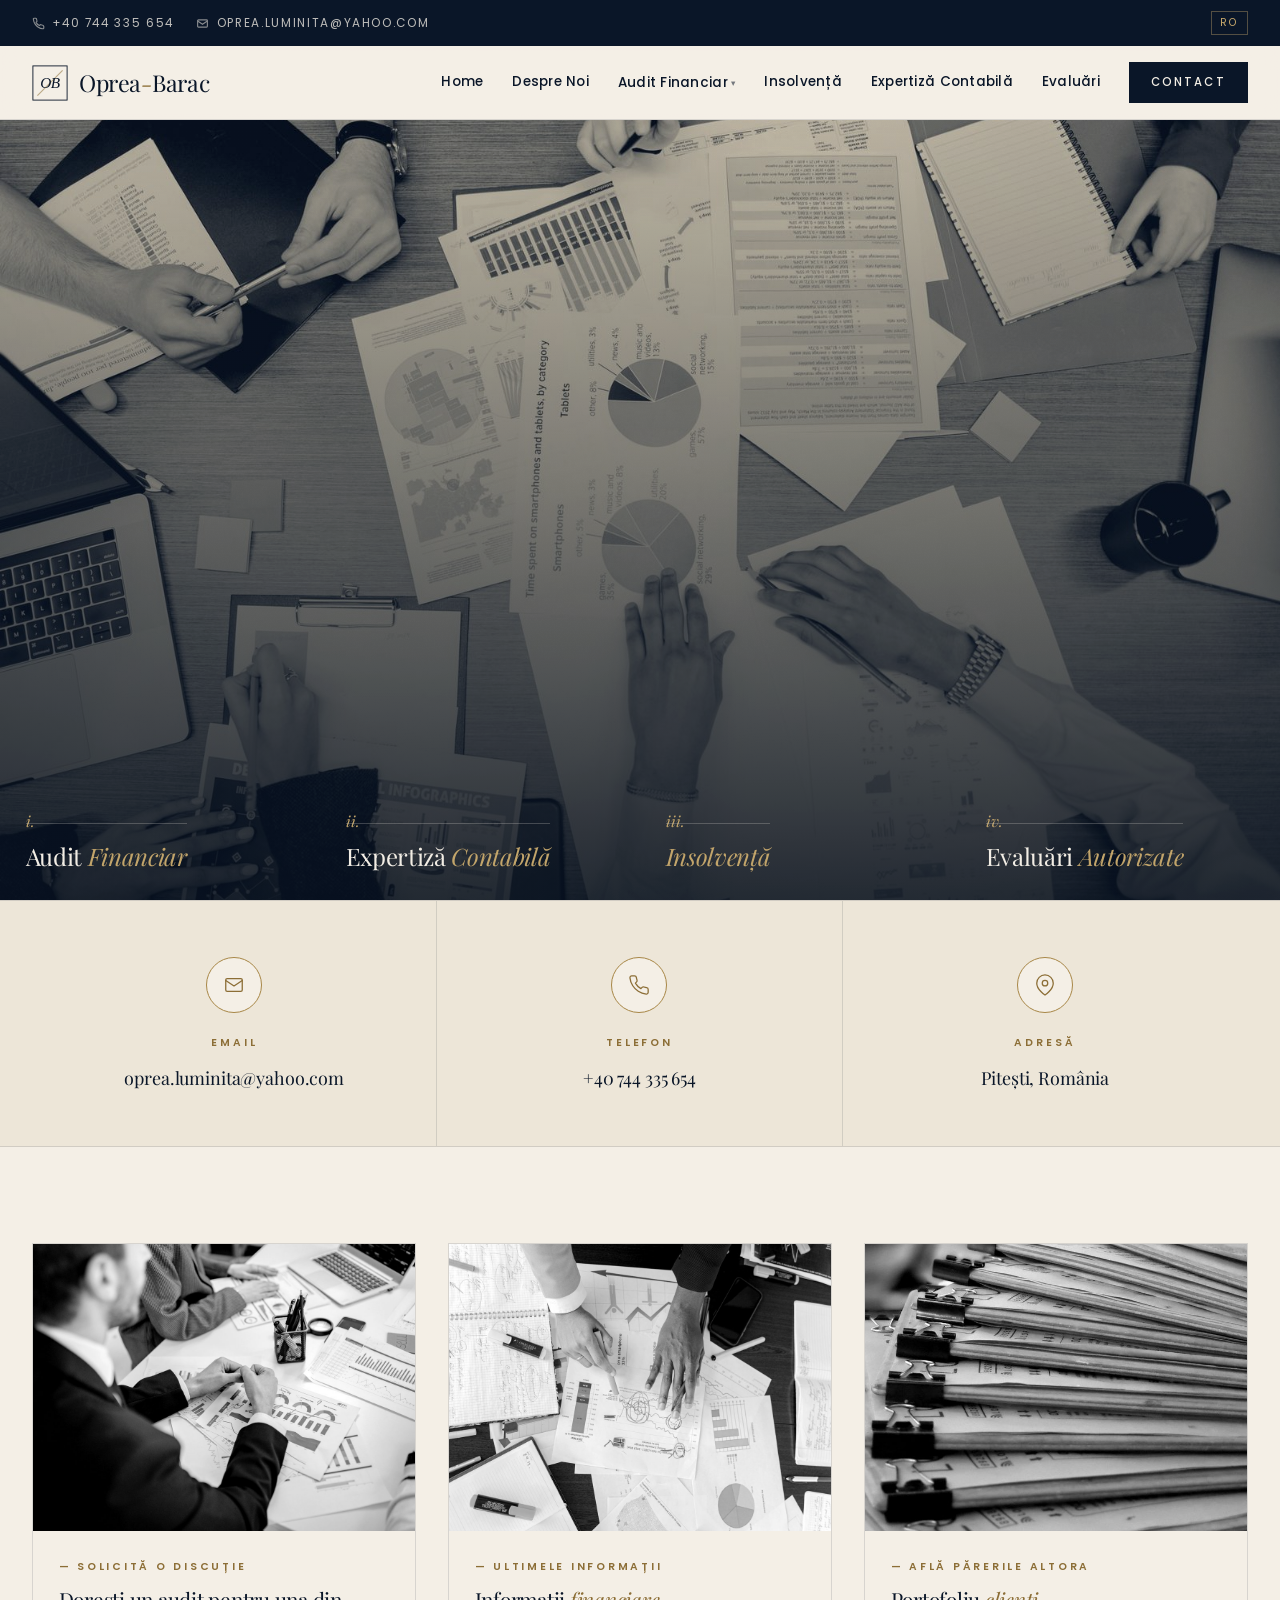
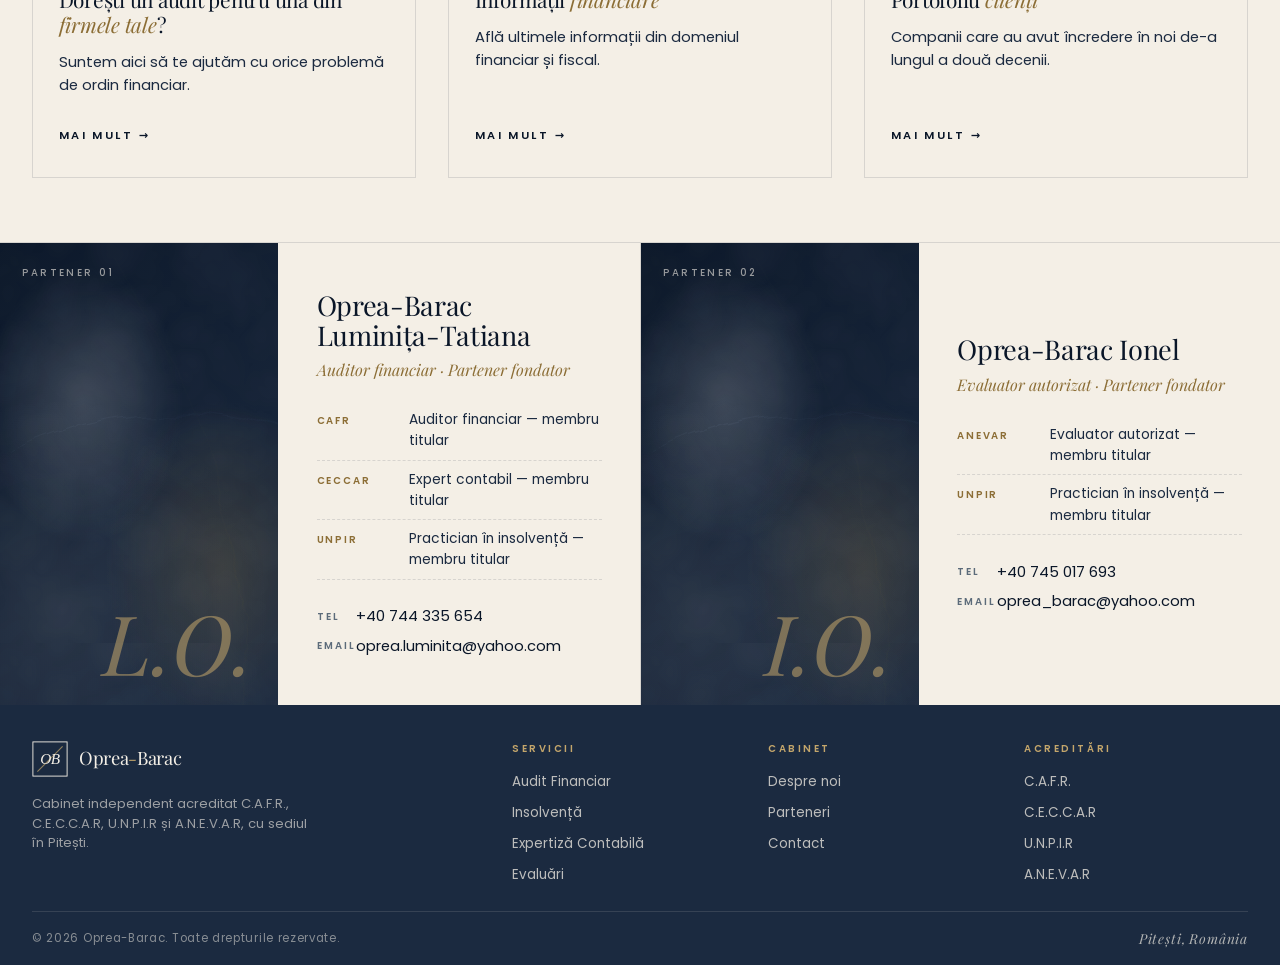
<file: index.html>
<!DOCTYPE html>
<html lang="ro">
<head>
<meta charset="UTF-8">
<meta name="viewport" content="width=device-width, initial-scale=1.0">
<title>Oprea-Barac — Audit Financiar, Expertiză Contabilă, Insolvență, Evaluări</title>
<link rel="preconnect" href="https://fonts.googleapis.com">
<link rel="preconnect" href="https://fonts.gstatic.com" crossorigin>
<link href="https://fonts.googleapis.com/css2?family=Playfair+Display:ital,wght@0,400..900;1,400..900&family=Poppins:ital,wght@0,300;0,400;0,500;0,600;0,700;1,400&display=swap" rel="stylesheet">
<style>
:root {
  --ink: #0A1628;
  --ink-soft: #1B2A40;
  --ink-mute: #3a4759;
  --paper: #F4EFE6;
  --paper-soft: #EDE6D8;
  --paper-deep: #E2D9C6;
  --accent: #A88747;
  --accent-deep: #8C6E36;
  --accent-light: #C4A66B;
  --muted: #5C6B7A;
  --line: rgba(10, 22, 40, 0.12);
  --line-soft: rgba(10, 22, 40, 0.07);
  --serif: 'Playfair Display', 'Times New Roman', serif;
  --sans: 'Poppins', -apple-system, system-ui, sans-serif;
  --container: 1280px;
  --pad-x: 2rem;
}

* { box-sizing: border-box; margin: 0; padding: 0; }
html { scroll-behavior: smooth; }
body {
  font-family: var(--sans);
  background: var(--paper);
  color: var(--ink);
  line-height: 1.55;
  -webkit-font-smoothing: antialiased;
  overflow-x: hidden;
  position: relative;
}

/* Paper noise */
body::before {
  content: '';
  position: fixed; inset: 0;
  pointer-events: none; z-index: 1;
  opacity: 0.45;
  background-image: url("data:image/svg+xml;utf8,<svg xmlns='http://www.w3.org/2000/svg' width='220' height='220'><filter id='n'><feTurbulence type='fractalNoise' baseFrequency='0.85' numOctaves='2' stitchTiles='stitch'/><feColorMatrix values='0 0 0 0 0.04, 0 0 0 0 0.09, 0 0 0 0 0.16, 0 0 0 0.04 0'/></filter><rect width='100%25' height='100%25' filter='url(%23n)'/></svg>");
  mix-blend-mode: multiply;
}

/* Marble background — used in panels */
.marble {
  background:
    radial-gradient(ellipse 60% 50% at 30% 35%, rgba(255,255,255,0.18), transparent 60%),
    radial-gradient(ellipse 70% 60% at 80% 70%, rgba(168,135,71,0.22), transparent 60%),
    radial-gradient(circle at 20% 80%, rgba(244,239,230,0.08), transparent 50%),
    linear-gradient(135deg, var(--ink) 0%, var(--ink-soft) 100%);
  position: relative;
  overflow: hidden;
}
.marble::before {
  content: '';
  position: absolute; inset: 0;
  background-image: url("data:image/svg+xml;utf8,<svg xmlns='http://www.w3.org/2000/svg' width='400' height='400'><filter id='m'><feTurbulence type='turbulence' baseFrequency='0.012' numOctaves='3' seed='5'/><feColorMatrix values='0 0 0 0 0.95, 0 0 0 0 0.93, 0 0 0 0 0.88, 0 0 0 0.5 0'/><feComposite in2='SourceGraphic' operator='in'/></filter><rect width='100%25' height='100%25' filter='url(%23m)' opacity='0.3'/></svg>");
  mix-blend-mode: screen;
  opacity: 0.35;
}
.marble::after {
  content: '';
  position: absolute; inset: 0;
  background-image: url("data:image/svg+xml;utf8,<svg xmlns='http://www.w3.org/2000/svg' width='800' height='800'><filter id='v'><feTurbulence baseFrequency='0.004' numOctaves='5' seed='2'/><feDisplacementMap in='SourceGraphic' scale='40'/></filter><g filter='url(%23v)'><path d='M0,200 Q200,100 400,250 T800,300' stroke='rgba(244,239,230,0.18)' stroke-width='1' fill='none'/><path d='M0,500 Q300,400 500,550 T800,600' stroke='rgba(244,239,230,0.12)' stroke-width='1' fill='none'/><path d='M100,0 Q300,300 200,600 T400,800' stroke='rgba(196,166,107,0.15)' stroke-width='1' fill='none'/></g></svg>");
  mix-blend-mode: overlay;
  opacity: 0.6;
}

/* Topbar */
.topbar {
  background: var(--ink);
  color: var(--paper);
  font-size: 0.74rem;
  letter-spacing: 0.14em;
  text-transform: uppercase;
  position: relative; z-index: 10;
}
.topbar-inner {
  max-width: var(--container);
  margin: 0 auto;
  padding: 0.7rem var(--pad-x);
  display: flex;
  justify-content: space-between;
  align-items: center;
  gap: 2rem;
}
.topbar-left { display: flex; gap: 1.4rem; align-items: center; opacity: 0.9; flex-wrap: wrap; }
.topbar-left .dot { color: var(--accent-light); }
.topbar a { color: inherit; text-decoration: none; opacity: 0.85; transition: opacity .2s, color .2s; display: inline-flex; align-items: center; gap: 0.45rem; }
.topbar a:hover { opacity: 1; color: var(--accent-light); }
.topbar-icon { width: 13px; height: 13px; opacity: 0.7; flex-shrink: 0; }
.topbar a:hover .topbar-icon { opacity: 1; }
.topbar-right { display: flex; gap: 1.6rem; align-items: center; }
.topbar .lang {
  color: var(--accent-light);
  border: 1px solid rgba(196,166,107,0.4);
  padding: 0.18rem 0.55rem;
  letter-spacing: 0.18em;
  font-size: 0.66rem;
}

/* Header */
.header {
  position: sticky; top: 0; z-index: 100;
  border-bottom: 1px solid var(--line);
  backdrop-filter: blur(14px);
  -webkit-backdrop-filter: blur(14px);
  background: rgba(244, 239, 230, 0.9);
}
.header-inner {
  max-width: var(--container);
  margin: 0 auto;
  padding: 1rem var(--pad-x);
  display: flex;
  justify-content: space-between;
  align-items: center;
}
.logo {
  font-family: var(--serif);
  font-weight: 400;
  font-size: 1.45rem;
  letter-spacing: -0.02em;
  color: var(--ink);
  text-decoration: none;
  display: inline-flex;
  align-items: center;
  gap: 0.7rem;
  font-variation-settings: "opsz" 80, "SOFT" 30;
}
.logo-mark-svg {
  width: 36px;
  height: 36px;
  flex-shrink: 0;
  color: var(--ink);
}
.footer-brand .logo-mark-svg { color: var(--paper); }
.logo-text { line-height: 1; }
.logo-mark {
  font-style: italic;
  color: var(--accent-deep);
  font-variation-settings: "opsz" 80, "SOFT" 100;
}
.logo-sub {
  font-family: var(--sans);
  font-size: 0.64rem;
  letter-spacing: 0.24em;
  text-transform: uppercase;
  color: var(--muted);
  font-weight: 500;
}
.nav { display: flex; gap: 1.8rem; align-items: center; }
.nav a {
  color: var(--ink);
  text-decoration: none;
  font-size: 0.84rem;
  font-weight: 500;
  letter-spacing: 0.02em;
  position: relative;
  padding: 0.3rem 0;
  transition: color .2s;
}
.nav a:not(.nav-cta)::after {
  content: '';
  position: absolute;
  bottom: -2px; left: 0;
  width: 0; height: 1px;
  background: var(--accent);
  transition: width .35s ease;
}
.nav a:not(.nav-cta):hover::after { width: 100%; }
.nav a:hover { color: var(--accent-deep); }
.nav-cta {
  background: var(--ink);
  color: var(--paper) !important;
  padding: 0.7rem 1.4rem !important;
  letter-spacing: 0.18em !important;
  text-transform: uppercase;
  font-size: 0.72rem !important;
  transition: background .25s;
}
.nav-cta:hover { background: var(--accent-deep); color: var(--paper) !important; }

/* Hero */
.hero {
  max-width: var(--container);
  margin: 0 auto;
  padding: 5rem var(--pad-x) 2rem;
  display: grid;
  grid-template-columns: 1.5fr 1fr;
  gap: 4rem;
  align-items: end;
  position: relative;
}
.hero-eyebrow {
  font-size: 0.72rem;
  letter-spacing: 0.28em;
  text-transform: uppercase;
  color: var(--accent-deep);
  margin-bottom: 2rem;
  display: flex;
  align-items: center;
  gap: 0.9rem;
  font-weight: 500;
}
.hero-eyebrow::before {
  content: '';
  width: 36px; height: 1px;
  background: var(--accent);
}
.hero h1 {
  font-family: var(--serif);
  font-weight: 320;
  font-size: clamp(2.6rem, 6.4vw, 5.8rem);
  line-height: 0.98;
  letter-spacing: -0.032em;
  color: var(--ink);
  font-variation-settings: "opsz" 144, "SOFT" 30;
  text-wrap: pretty;
}
.hero h1 em {
  font-style: italic;
  font-weight: 320;
  color: var(--accent-deep);
  font-variation-settings: "opsz" 144, "SOFT" 100;
}
.hero-side { padding-bottom: 0.4rem; }
.hero-side p {
  font-size: 1.02rem;
  color: var(--ink-soft);
  max-width: 32ch;
  margin-bottom: 2rem;
  line-height: 1.65;
}
.hero-meta {
  display: flex;
  flex-direction: column;
  gap: 0.4rem;
  font-size: 0.7rem;
  letter-spacing: 0.2em;
  text-transform: uppercase;
  color: var(--muted);
  border-top: 1px solid var(--line);
  padding-top: 1.4rem;
}
.hero-meta strong {
  font-family: var(--serif);
  font-weight: 400;
  font-style: italic;
  color: var(--ink);
  text-transform: none;
  letter-spacing: 0;
  font-size: 1.05rem;
  font-variation-settings: "opsz" 80, "SOFT" 100;
}

/* Marquee credentials */
.marquee {
  border-top: 1px solid var(--line);
  border-bottom: 1px solid var(--line);
  background: var(--paper-soft);
  overflow: hidden;
  margin: 4rem 0 0;
}
.marquee-track {
  display: flex;
  white-space: nowrap;
  animation: scroll 38s linear infinite;
  padding: 1.6rem 0;
}
.marquee-track > span {
  font-family: var(--serif);
  font-style: italic;
  font-weight: 350;
  font-size: 1.6rem;
  letter-spacing: -0.005em;
  color: var(--ink-soft);
  padding: 0 2.4rem;
  font-variation-settings: "opsz" 80, "SOFT" 100;
  flex-shrink: 0;
}
.marquee-track > span.bullet {
  color: var(--accent);
  font-style: normal;
  font-size: 0.9rem;
  align-self: center;
  padding: 0 0.6rem;
}
@keyframes scroll {
  from { transform: translateX(0); }
  to { transform: translateX(-50%); }
}

/* Section labels */
.section-label {
  font-size: 0.7rem;
  letter-spacing: 0.3em;
  text-transform: uppercase;
  color: var(--accent-deep);
  display: flex;
  align-items: center;
  gap: 0.85rem;
  margin-bottom: 1.6rem;
  font-weight: 500;
}
.section-label::before {
  content: '';
  width: 24px; height: 1px;
  background: var(--accent);
}

/* About */
.about {
  max-width: var(--container);
  margin: 0 auto;
  padding: 8rem var(--pad-x) 7rem;
  display: grid;
  grid-template-columns: 0.85fr 1.4fr;
  gap: 5rem;
  align-items: start;
}
.about-visual {
  aspect-ratio: 3/4;
  position: relative;
  overflow: hidden;
}
.about-visual .marble-tag {
  position: absolute;
  top: 1.8rem;
  left: 1.8rem;
  font-family: var(--sans);
  font-size: 0.66rem;
  letter-spacing: 0.24em;
  text-transform: uppercase;
  color: rgba(244,239,230,0.7);
  font-weight: 500;
}
.about-visual .quote {
  position: absolute;
  inset: auto 1.8rem 1.8rem 1.8rem;
  font-family: var(--serif);
  font-style: italic;
  font-weight: 320;
  font-size: 1.4rem;
  line-height: 1.35;
  color: rgba(244,239,230,0.95);
  font-variation-settings: "opsz" 80, "SOFT" 100;
  text-wrap: balance;
}
.about-visual .quote::before {
  content: '“';
  display: block;
  font-size: 4rem;
  line-height: 0.6;
  margin-bottom: 0.6rem;
  color: var(--accent-light);
  opacity: 0.7;
}

.about-content h2 {
  font-family: var(--serif);
  font-weight: 320;
  font-size: clamp(2.2rem, 4vw, 3.4rem);
  line-height: 1.04;
  letter-spacing: -0.025em;
  margin-bottom: 2rem;
  font-variation-settings: "opsz" 144, "SOFT" 50;
  max-width: 18ch;
  text-wrap: pretty;
}
.about-content h2 em {
  font-style: italic;
  color: var(--accent-deep);
  font-variation-settings: "opsz" 144, "SOFT" 100;
}
.about-content p {
  color: var(--ink-soft);
  font-size: 1.02rem;
  margin-bottom: 1.2rem;
  line-height: 1.7;
  max-width: 50ch;
}
.about-cta {
  display: inline-flex;
  align-items: center;
  gap: 0.8rem;
  font-size: 0.74rem;
  letter-spacing: 0.24em;
  text-transform: uppercase;
  color: var(--ink);
  text-decoration: none;
  margin-top: 1.6rem;
  padding-bottom: 0.5rem;
  border-bottom: 1px solid var(--ink);
  transition: gap .25s, color .25s, border-color .25s;
  font-weight: 500;
}
.about-cta:hover { gap: 1.2rem; color: var(--accent-deep); border-color: var(--accent-deep); }

/* Services index — editorial list */
.services {
  background: var(--ink);
  color: var(--paper);
  padding: 7rem 0 0;
}
.services-inner {
  max-width: var(--container);
  margin: 0 auto;
  padding: 0 var(--pad-x);
}
.services-head {
  display: grid;
  grid-template-columns: 1.4fr 1fr;
  gap: 4rem;
  align-items: end;
  margin-bottom: 4rem;
  padding-bottom: 3rem;
  border-bottom: 1px solid rgba(244, 239, 230, 0.18);
}
.services .section-label { color: var(--accent-light); }
.services .section-label::before { background: var(--accent-light); }
.services h2 {
  font-family: var(--serif);
  font-weight: 320;
  font-size: clamp(2rem, 4vw, 3.2rem);
  line-height: 1.04;
  letter-spacing: -0.024em;
  font-variation-settings: "opsz" 144, "SOFT" 50;
  text-wrap: pretty;
}
.services h2 em {
  font-style: italic;
  color: var(--accent-light);
  font-variation-settings: "opsz" 144, "SOFT" 100;
}
.services-intro {
  color: rgba(244, 239, 230, 0.7);
  font-size: 1rem;
  max-width: 38ch;
  align-self: end;
  padding-bottom: 0.4rem;
  line-height: 1.7;
}

.service-list { display: flex; flex-direction: column; padding-bottom: 6rem; }
.service-row {
  display: grid;
  grid-template-columns: 80px 1fr 1.5fr 200px;
  gap: 2rem;
  padding: 2.4rem 0;
  border-top: 1px solid rgba(244, 239, 230, 0.18);
  align-items: baseline;
  text-decoration: none;
  color: inherit;
  position: relative;
  transition: padding .35s ease;
}
.service-row:last-child { border-bottom: 1px solid rgba(244, 239, 230, 0.18); }
.service-row::before {
  content: '';
  position: absolute;
  inset: 0;
  background: linear-gradient(90deg, rgba(168,135,71,0.06) 0%, transparent 100%);
  opacity: 0;
  transition: opacity .35s ease;
  pointer-events: none;
}
.service-row:hover::before { opacity: 1; }
.service-row:hover { padding-left: 1.4rem; }
.service-row .num {
  font-family: var(--serif);
  font-style: italic;
  font-weight: 300;
  font-size: 1.3rem;
  color: var(--accent-light);
  font-variation-settings: "opsz" 80, "SOFT" 100;
}
.service-row .title {
  font-family: var(--serif);
  font-weight: 320;
  font-size: clamp(1.6rem, 2.8vw, 2.4rem);
  line-height: 1.05;
  letter-spacing: -0.018em;
  font-variation-settings: "opsz" 144, "SOFT" 40;
  text-wrap: pretty;
}
.service-row .title em {
  font-style: italic;
  color: var(--accent-light);
  font-variation-settings: "opsz" 144, "SOFT" 100;
}
.service-row .desc {
  color: rgba(244, 239, 230, 0.7);
  font-size: 0.96rem;
  line-height: 1.65;
  max-width: 42ch;
}
.service-row .arrow {
  font-size: 0.74rem;
  letter-spacing: 0.22em;
  text-transform: uppercase;
  color: var(--accent-light);
  text-align: right;
  font-weight: 500;
  display: inline-flex;
  justify-content: flex-end;
  align-items: center;
  gap: 0.6rem;
  transition: gap .25s;
}
.service-row:hover .arrow { gap: 1rem; }

/* Partners — full-bleed, two cards filling the window */
.partners {
  background: var(--paper);
  padding: 0;
  border-top: 1px solid var(--line);
}
.partner-grid {
  display: grid;
  grid-template-columns: 1fr 1fr;
  gap: 0;
}
.partner-card {
  display: grid;
  grid-template-columns: 1fr 1.3fr;
  gap: 0;
  padding: 0;
  border-top: none;
  background: var(--paper);
}
.partner-card:nth-child(2) { border-left: 1px solid var(--line); }
.partner-portrait {
  aspect-ratio: auto;
  position: relative;
  overflow: hidden;
  min-height: 100%;
}
.partner-portrait .label {
  position: absolute;
  top: 1.4rem; left: 1.4rem;
  font-family: var(--sans);
  font-size: 0.62rem;
  letter-spacing: 0.24em;
  text-transform: uppercase;
  color: rgba(244,239,230,0.6);
  font-weight: 500;
}
.partner-portrait .initials {
  position: absolute;
  bottom: 1.4rem; right: 1.6rem;
  font-family: var(--serif);
  font-style: italic;
  font-weight: 300;
  font-size: 5.2rem;
  color: var(--accent-light);
  opacity: 0.55;
  line-height: 1;
  font-variation-settings: "opsz" 144, "SOFT" 100;
}
.partner-info {
  padding: 3rem 2.4rem;
  align-self: center;
}
.partner-info h3 {
  font-family: var(--serif);
  font-weight: 350;
  font-size: 1.7rem;
  line-height: 1.1;
  letter-spacing: -0.012em;
  margin-bottom: 0.5rem;
  font-variation-settings: "opsz" 80, "SOFT" 40;
  text-wrap: pretty;
}
.partner-info .role {
  font-family: var(--serif);
  font-style: italic;
  color: var(--accent-deep);
  font-size: 1rem;
  margin-bottom: 1.6rem;
  font-variation-settings: "opsz" 80, "SOFT" 100;
}
.partner-info ul {
  list-style: none;
  display: flex;
  flex-direction: column;
  gap: 0.5rem;
  margin-bottom: 1.6rem;
}
.partner-info li {
  font-size: 0.86rem;
  color: var(--ink-soft);
  display: grid;
  grid-template-columns: 80px 1fr;
  gap: 0.8rem;
  align-items: baseline;
  padding-bottom: 0.5rem;
  border-bottom: 1px dashed var(--line);
}
.partner-info li::before {
  content: attr(data-org);
  font-family: var(--sans);
  font-size: 0.62rem;
  letter-spacing: 0.18em;
  text-transform: uppercase;
  color: var(--accent-deep);
  font-weight: 600;
}
.partner-contacts {
  display: flex;
  flex-direction: column;
  gap: 0.4rem;
}
.partner-contacts a {
  color: var(--ink);
  text-decoration: none;
  font-size: 0.92rem;
  display: inline-flex;
  align-items: center;
  gap: 0.6rem;
  transition: color .2s;
}
.partner-contacts a:hover { color: var(--accent-deep); }
.partner-contacts a span {
  font-size: 0.62rem;
  letter-spacing: 0.2em;
  text-transform: uppercase;
  color: var(--muted);
  font-weight: 600;
  width: 30px;
}

/* Stats */
.stats {
  background: var(--paper-soft);
  padding: 0;
  border-top: 1px solid var(--line);
}
.stats-inner {
  max-width: var(--container);
  margin: 0 auto;
  padding: 0 var(--pad-x);
  display: grid;
  grid-template-columns: repeat(4, 1fr);
}
.stat {
  padding: 4rem 2rem;
  border-right: 1px solid var(--line);
  position: relative;
}
.stat:last-child { border-right: none; }
.stat-num {
  font-family: var(--serif);
  font-weight: 320;
  font-size: clamp(2.8rem, 4.2vw, 4.4rem);
  line-height: 1;
  color: var(--ink);
  letter-spacing: -0.04em;
  margin-bottom: 0.7rem;
  font-variation-settings: "opsz" 144, "SOFT" 30;
}
.stat-num em {
  font-style: italic;
  color: var(--accent-deep);
  font-variation-settings: "opsz" 144, "SOFT" 100;
}
.stat-label {
  font-size: 0.7rem;
  letter-spacing: 0.22em;
  text-transform: uppercase;
  color: var(--muted);
  font-weight: 500;
}

/* Contact */
.contact {
  background: var(--ink);
  color: var(--paper);
  padding: 7rem 0;
  position: relative;
  overflow: hidden;
}
.contact::before {
  content: '';
  position: absolute;
  inset: 0;
  background:
    radial-gradient(ellipse 50% 60% at 90% 10%, rgba(168,135,71,0.18), transparent 60%),
    radial-gradient(ellipse 60% 40% at 10% 90%, rgba(168,135,71,0.10), transparent 60%);
  pointer-events: none;
}
.contact-inner {
  max-width: var(--container);
  margin: 0 auto;
  padding: 0 var(--pad-x);
  display: grid;
  grid-template-columns: 1fr 1fr;
  gap: 5rem;
  align-items: start;
  position: relative;
  z-index: 1;
}
.contact .section-label { color: var(--accent-light); }
.contact .section-label::before { background: var(--accent-light); }
.contact h2 {
  font-family: var(--serif);
  font-weight: 320;
  font-size: clamp(2.4rem, 5vw, 4rem);
  line-height: 1.02;
  letter-spacing: -0.028em;
  margin-bottom: 1.5rem;
  font-variation-settings: "opsz" 144, "SOFT" 50;
  text-wrap: pretty;
}
.contact h2 em {
  font-style: italic;
  color: var(--accent-light);
  font-variation-settings: "opsz" 144, "SOFT" 100;
}
.contact-lead {
  color: rgba(244, 239, 230, 0.72);
  font-size: 1.05rem;
  max-width: 36ch;
  margin-bottom: 2.5rem;
  line-height: 1.7;
}
.contact-cta {
  display: inline-flex;
  align-items: center;
  gap: 0.85rem;
  background: var(--accent);
  color: var(--ink);
  padding: 1.15rem 2.2rem;
  text-decoration: none;
  font-size: 0.74rem;
  letter-spacing: 0.24em;
  text-transform: uppercase;
  font-weight: 600;
  transition: background .25s, gap .25s;
}
.contact-cta:hover { background: var(--paper); gap: 1.3rem; }

.contact-details { display: flex; flex-direction: column; gap: 1.6rem; }
.contact-item {
  border-top: 1px solid rgba(244, 239, 230, 0.18);
  padding-top: 1.4rem;
}
.contact-item-label {
  font-size: 0.66rem;
  letter-spacing: 0.28em;
  text-transform: uppercase;
  color: var(--accent-light);
  margin-bottom: 0.7rem;
  font-weight: 500;
}
.contact-item-value {
  font-family: var(--serif);
  font-weight: 350;
  font-size: 1.4rem;
  letter-spacing: -0.012em;
  color: var(--paper);
  text-decoration: none;
  display: inline-block;
  line-height: 1.3;
  font-variation-settings: "opsz" 80, "SOFT" 30;
}
a.contact-item-value { transition: color .2s; }
a.contact-item-value:hover { color: var(--accent-light); }

/* Footer */
.footer {
  background: var(--ink-soft);
  color: var(--paper);
  padding: 2.2rem 0 1rem;
}
.footer-inner {
  max-width: var(--container);
  margin: 0 auto;
  padding: 0 var(--pad-x);
}
.footer-top {
  display: grid;
  grid-template-columns: 2fr 1fr 1fr 1fr;
  gap: 2rem;
  padding-bottom: 1.5rem;
  border-bottom: 1px solid rgba(244, 239, 230, 0.12);
}
.footer-brand .logo { color: var(--paper); font-size: 1.15rem; }
.footer-brand .logo-mark { color: var(--accent-light); }
.footer-brand .logo-sub { color: rgba(244,239,230,0.5); display: block; margin-top: 0.4rem; }
.footer-brand p {
  color: rgba(244, 239, 230, 0.6);
  font-size: 0.82rem;
  max-width: 36ch;
  margin-top: 0.6rem;
  line-height: 1.5;
}
.footer-col h4 {
  font-weight: 600;
  font-size: 0.62rem;
  letter-spacing: 0.26em;
  text-transform: uppercase;
  color: var(--accent-light);
  margin-bottom: 0.8rem;
}
.footer-col ul { list-style: none; display: flex; flex-direction: column; gap: 0.4rem; }
.footer-col a {
  color: rgba(244, 239, 230, 0.75);
  text-decoration: none;
  font-size: 0.84rem;
  transition: color .2s;
}
.footer-col a:hover { color: var(--accent-light); }
.footer-bottom {
  display: flex;
  justify-content: space-between;
  align-items: center;
  padding-top: 1rem;
  gap: 2rem;
  flex-wrap: wrap;
}
.footer-bottom p {
  font-size: 0.72rem;
  color: rgba(244, 239, 230, 0.5);
  letter-spacing: 0.06em;
}
.footer-bottom .footer-meta {
  font-family: var(--serif);
  font-style: italic;
  color: rgba(244, 239, 230, 0.7);
  font-size: 0.86rem;
  font-variation-settings: "opsz" 80, "SOFT" 100;
}

/* Animations */
@keyframes fadeUp {
  from { opacity: 0; transform: translateY(24px); }
  to { opacity: 1; transform: translateY(0); }
}
.reveal { opacity: 0; animation: fadeUp 1s cubic-bezier(0.2, 0.8, 0.2, 1) forwards; }
.delay-1 { animation-delay: 0.15s; }
.delay-2 { animation-delay: 0.3s; }
.delay-3 { animation-delay: 0.5s; }
.scroll-reveal {
  opacity: 0;
  transform: translateY(20px);
  transition: opacity .9s cubic-bezier(0.2, 0.8, 0.2, 1), transform .9s cubic-bezier(0.2, 0.8, 0.2, 1);
}
.scroll-reveal.visible { opacity: 1; transform: translateY(0); }

/* Nav dropdown / submenu (Audit Financiar → Rapoarte transparență) */
.nav .has-submenu { position: relative; }
.nav .has-submenu > a .chev {
  display: inline-block;
  margin-left: 0.35em;
  font-size: 0.65em;
  vertical-align: 1px;
  opacity: 0.55;
  transition: opacity .2s;
}
.nav .has-submenu:hover > a .chev,
.nav .has-submenu:focus-within > a .chev { opacity: 1; }
.submenu {
  position: absolute;
  top: 100%;
  left: -1rem;
  min-width: 280px;
  background: var(--paper);
  border: 1px solid var(--line);
  box-shadow: 0 18px 40px rgba(10,22,40,0.12);
  padding: 0.6rem 0;
  list-style: none;
  opacity: 0;
  visibility: hidden;
  transform: translateY(-4px);
  transition: opacity .18s ease, transform .18s ease, visibility .18s;
  z-index: 200;
}
.nav .has-submenu::before {
  content: '';
  position: absolute;
  top: 100%;
  left: 0; right: 0;
  height: 14px;
}
.nav .has-submenu:hover .submenu,
.nav .has-submenu:focus-within .submenu { opacity: 1; visibility: visible; transform: translateY(14px); }
.submenu li { margin: 0; }
.submenu a {
  display: flex !important;
  align-items: center;
  justify-content: space-between;
  gap: 1rem;
  padding: 0.7rem 1.2rem !important;
  font-size: 0.82rem !important;
  letter-spacing: 0 !important;
  color: var(--ink) !important;
  text-transform: none !important;
  font-weight: 500;
  border-bottom: 1px solid var(--line-soft);
}
.submenu li:last-child a { border-bottom: none; }
.submenu a::after { display: none !important; }
.submenu a:hover { background: var(--paper-soft); color: var(--accent-deep) !important; }
.submenu .pdf-flag {
  font-size: 0.6rem;
  letter-spacing: 0.18em;
  text-transform: uppercase;
  color: var(--muted);
  border: 1px solid var(--line);
  padding: 0.18rem 0.45rem;
  border-radius: 2px;
  font-weight: 600;
}
.submenu a:hover .pdf-flag { color: var(--accent-deep); border-color: var(--accent); }

/* Mobile hamburger toggle */
.nav-toggle {
  display: none;
  width: 44px; height: 44px;
  background: transparent;
  border: 0;
  cursor: pointer;
  padding: 0;
  flex-direction: column;
  align-items: center;
  justify-content: center;
  gap: 5px;
  position: relative;
  z-index: 120;
  -webkit-tap-highlight-color: transparent;
}
.nav-toggle:focus-visible { outline: 2px solid var(--accent); outline-offset: 2px; }
.nav-toggle .bar {
  display: block;
  width: 22px; height: 1.5px;
  background: var(--ink);
  transition: transform .25s ease, opacity .25s ease;
  transform-origin: center;
}
.nav-toggle[aria-expanded="true"] .bar:nth-child(1) { transform: translateY(6.5px) rotate(45deg); }
.nav-toggle[aria-expanded="true"] .bar:nth-child(2) { opacity: 0; }
.nav-toggle[aria-expanded="true"] .bar:nth-child(3) { transform: translateY(-6.5px) rotate(-45deg); }

.nav-backdrop {
  position: fixed;
  inset: 0;
  background: rgba(10, 22, 40, 0.5);
  opacity: 0;
  visibility: hidden;
  transition: opacity .3s ease, visibility .3s ease;
  z-index: 95;
}
body.nav-open .nav-backdrop { opacity: 1; visibility: visible; }
body.nav-open { overflow: hidden; }

/* Photo service cards (top-of-page hero, Velican-style) — FULL BLEED */
.svc-cards-section {
  max-width: none;
  margin: 0;
  padding: 0;
}
.svc-cards {
  display: grid;
  grid-template-columns: repeat(4, 1fr);
  gap: 0;
}
.svc-card {
  position: relative;
  display: flex;
  flex-direction: column;
  text-decoration: none;
  color: inherit;
  background: var(--ink);
  overflow: hidden;
  transition: transform .35s cubic-bezier(0.2,0.8,0.2,1);
}
.svc-card:hover { transform: none; }
.svc-card .photo {
  height: calc(100vh - 120px);
  min-height: 520px;
  background-color: var(--ink);
  background-size: cover;
  background-position: center;
  position: relative;
  overflow: hidden;
  filter: grayscale(0.25) contrast(1.05);
  transition: filter .4s ease, transform .8s cubic-bezier(0.2,0.8,0.2,1);
}
.svc-card:hover .photo { filter: grayscale(0); transform: scale(1.04); }
.svc-card .photo::after {
  content: '';
  position: absolute; inset: 0;
  background: linear-gradient(180deg, rgba(10,22,40,0.05) 0%, rgba(10,22,40,0.55) 60%, rgba(10,22,40,0.85) 100%);
}
.svc-card .label {
  position: absolute;
  inset: auto 1.6rem 1.6rem 1.6rem;
  z-index: 2;
}
.svc-card .num {
  font-family: var(--serif);
  font-style: italic;
  font-weight: 300;
  font-size: 0.95rem;
  color: var(--accent-light);
  display: block;
  margin-bottom: 0.6rem;
  font-variation-settings: "opsz" 80, "SOFT" 100;
}
.svc-card .title {
  font-family: var(--serif);
  font-weight: 350;
  font-size: 1.5rem;
  line-height: 1.1;
  letter-spacing: -0.014em;
  color: var(--paper);
  font-variation-settings: "opsz" 80, "SOFT" 40;
  text-wrap: pretty;
  padding-top: 1rem;
  border-top: 1px solid rgba(244,239,230,0.22);
}
.svc-card .title em {
  font-style: italic;
  color: var(--accent-light);
  font-variation-settings: "opsz" 80, "SOFT" 100;
}
/* Pagination dots — hidden on desktop, shown on mobile via media query */
.svc-cards-dots { display: none; }

/* Contact info trio (Velican-style strip) */
.info-trio {
  background: var(--paper-soft);
  border-top: 1px solid var(--line);
  border-bottom: 1px solid var(--line);
}
.info-trio-inner {
  max-width: var(--container);
  margin: 0 auto;
  padding: 0 var(--pad-x);
  display: grid;
  grid-template-columns: repeat(3, 1fr);
}
.info-trio-item {
  padding: 3.5rem 2rem;
  border-right: 1px solid var(--line);
  text-align: center;
  display: flex;
  flex-direction: column;
  align-items: center;
}
.info-trio-item:last-child { border-right: none; }
.info-trio-item .info-icon {
  display: inline-flex;
  align-items: center;
  justify-content: center;
  width: 56px; height: 56px;
  border: 1px solid var(--accent);
  border-radius: 50%;
  color: var(--accent-deep);
  margin-bottom: 1.4rem;
  background: var(--paper);
  transition: background .25s, color .25s, transform .25s;
}
.info-trio-item:hover .info-icon {
  background: var(--accent);
  color: var(--paper);
  transform: translateY(-2px);
}
.info-trio-item .info-icon svg { width: 22px; height: 22px; }
.info-trio-item .lbl {
  font-size: 0.66rem;
  letter-spacing: 0.28em;
  text-transform: uppercase;
  color: var(--accent-deep);
  font-weight: 600;
  margin-bottom: 0.85rem;
}
.info-trio-item .v {
  font-family: var(--serif);
  font-weight: 350;
  font-size: clamp(1rem, 1.4vw, 1.25rem);
  letter-spacing: -0.008em;
  color: var(--ink);
  text-decoration: none;
  display: block;
  line-height: 1.4;
  font-variation-settings: "opsz" 80, "SOFT" 40;
  transition: color .2s;
}
a.info-trio-item .v:hover,
.info-trio-item a:hover { color: var(--accent-deep); }
.info-trio-item a { color: inherit; text-decoration: none; }

/* Three info blocks (Velican-style: photo + heading + link) */
.info-blocks {
  max-width: var(--container);
  margin: 0 auto;
  padding: 6rem var(--pad-x) 4rem;
  display: grid;
  grid-template-columns: repeat(3, 1fr);
  gap: 2rem;
}
.info-block {
  display: flex;
  flex-direction: column;
  text-decoration: none;
  color: inherit;
  background: var(--paper);
  border: 1px solid var(--line);
  transition: transform .35s ease, box-shadow .35s ease, border-color .35s;
}
.info-block:hover {
  transform: translateY(-3px);
  box-shadow: 0 14px 30px rgba(10,22,40,0.08);
  border-color: var(--accent);
}
.info-block .photo {
  aspect-ratio: 4/3;
  background-size: cover;
  background-position: center;
  filter: grayscale(0.3);
  transition: filter .4s ease;
}
.info-block:hover .photo { filter: grayscale(0); }
.info-block .body {
  padding: 1.8rem 1.6rem 2rem;
  display: flex;
  flex-direction: column;
  gap: 0.7rem;
  flex: 1;
}
.info-block .eyebrow {
  font-size: 0.66rem;
  letter-spacing: 0.26em;
  text-transform: uppercase;
  color: var(--accent-deep);
  font-weight: 600;
}
.info-block h3 {
  font-family: var(--serif);
  font-weight: 350;
  font-size: 1.3rem;
  line-height: 1.2;
  letter-spacing: -0.012em;
  color: var(--ink);
  font-variation-settings: "opsz" 80, "SOFT" 40;
  text-wrap: pretty;
}
.info-block h3 em {
  font-style: italic;
  color: var(--accent-deep);
  font-variation-settings: "opsz" 80, "SOFT" 100;
}
.info-block p {
  font-size: 0.92rem;
  color: var(--ink-soft);
  line-height: 1.55;
  margin-top: 0.2rem;
}
.info-block .more {
  margin-top: auto;
  padding-top: 1.2rem;
  font-size: 0.7rem;
  letter-spacing: 0.22em;
  text-transform: uppercase;
  color: var(--ink);
  font-weight: 600;
  display: inline-flex;
  align-items: center;
  gap: 0.55rem;
  transition: gap .25s, color .25s;
}
.info-block:hover .more { gap: 0.95rem; color: var(--accent-deep); }

/* Responsive */
@media (max-width: 980px) {
  .topbar { display: none; }
  .header-inner { padding: 1.1rem 1.2rem; }
  .logo-sub { display: none; }

  .nav-toggle { display: flex; }

  .nav {
    position: fixed;
    top: 0; right: 0;
    height: 100vh;
    width: min(340px, 88vw);
    background: var(--paper);
    border-left: 1px solid var(--line);
    box-shadow: -10px 0 40px rgba(10, 22, 40, 0.15);
    flex-direction: column;
    align-items: stretch;
    gap: 0;
    padding: 5rem 1.6rem 1.6rem;
    transform: translateX(100%);
    transition: transform .3s ease;
    z-index: 110;
    overflow-y: auto;
    -webkit-overflow-scrolling: touch;
  }
  .nav.is-open { transform: translateX(0); }

  .nav a:not(.nav-cta) {
    display: block;
    padding: 0.95rem 0;
    font-size: 0.95rem;
    border-bottom: 1px solid var(--line);
  }
  .nav a:not(.nav-cta)::after { display: none; }

  .nav .has-submenu { display: block; position: static; }
  .nav .has-submenu > a {
    position: relative;
    padding-right: 50px;
    border-bottom: 1px solid var(--line);
  }
  .nav .has-submenu > a .chev {
    display: flex;
    align-items: center;
    justify-content: center;
    position: absolute;
    top: 0;
    right: -0.6rem;
    bottom: 0;
    width: 50px;
    margin: 0;
    font-size: 1rem;
    color: var(--muted);
    opacity: 1;
    transition: transform .25s ease, color .25s ease;
  }
  .nav .has-submenu.is-expanded > a .chev {
    transform: rotate(180deg);
    color: var(--accent-deep);
  }
  .nav .has-submenu::before { display: none; }
  .submenu {
    position: static;
    opacity: 1; visibility: visible; transform: none;
    box-shadow: none; border: none; background: transparent;
    min-width: 0;
    max-height: 0;
    overflow: hidden;
    padding: 0;
    z-index: auto;
    transition: max-height .3s ease, padding .3s ease;
  }
  .nav .has-submenu.is-expanded .submenu {
    max-height: 500px;
    padding: 0.4rem 0 0.6rem;
  }
  .submenu::before { display: none; }
  .submenu li a {
    padding: 0.5rem 0 0.5rem 1.4rem !important;
    font-size: 0.78rem !important;
    border-bottom: none !important;
    color: var(--muted) !important;
  }
  .submenu li a:hover { background: transparent; color: var(--accent-deep) !important; }

  .nav-cta {
    margin-top: auto;
    text-align: center;
    width: 100%;
    padding: 1rem 1.2rem !important;
  }

  .marquee-track > span { font-size: 1.15rem; padding: 0 1.4rem; }
  .about { grid-template-columns: 1fr; gap: 3rem; padding: 5rem 1.2rem; }
  .about-visual { aspect-ratio: 4/5; max-height: 360px; }
  .services-inner, .partners-inner, .stats-inner, .contact-inner, .footer-inner {
    padding-left: 1.2rem; padding-right: 1.2rem;
  }
  .services-head, .partners-head { grid-template-columns: 1fr; gap: 2rem; }
  .service-row { grid-template-columns: 50px 1fr; gap: 1rem; padding: 2rem 0; }
  .service-row .desc, .service-row .arrow { grid-column: 2; }
  .stats-inner { grid-template-columns: 1fr 1fr; }
  .stat { padding: 2.5rem 1.2rem; }
  .stat:nth-child(2) { border-right: none; }
  .stat:nth-child(1), .stat:nth-child(2) { border-bottom: 1px solid var(--line); }
  .partner-grid { grid-template-columns: 1fr; }
  .partner-card { grid-template-columns: 1fr; gap: 1.5rem; }
  .partner-portrait { aspect-ratio: 4/3; }
  .contact { padding: 5rem 0; }
  .contact-inner { grid-template-columns: 1fr; gap: 3rem; }
  .footer-top { grid-template-columns: 1fr 1fr; gap: 2.5rem; }
  .footer-brand { grid-column: 1 / -1; }
  /* === HERO CAROUSEL (mobile) ===
     Replace the desktop 4-up grid with a single-card-at-a-time horizontal
     scroll-snap carousel. Native touch swipe; pagination dots below. */
  .svc-cards-section { padding: 0; }
  .svc-cards {
    display: flex;           /* overrides the desktop grid */
    flex-direction: row;
    gap: 0;
    overflow-x: auto;
    overflow-y: hidden;
    scroll-snap-type: x mandatory;
    scroll-behavior: smooth;
    -webkit-overflow-scrolling: touch;
    scrollbar-width: none;   /* Firefox */
  }
  .svc-cards::-webkit-scrollbar { display: none; }
  .svc-card {
    flex: 0 0 100%;
    scroll-snap-align: start;
  }
  /* Force scroll-reveal cards visible — otherwise cards 2-4 fade in as the
     user swipes past them, which looks janky inside a carousel. */
  .svc-cards .scroll-reveal { opacity: 1 !important; transform: none !important; }
  .svc-card .photo { height: auto; aspect-ratio: 4/5; min-height: 380px; }
  .svc-card .label { inset: auto 1.2rem 1.4rem 1.2rem; }
  .svc-card .title { font-size: 1.2rem; }

  /* Pagination dots (populated by JS) */
  .svc-cards-dots {
    display: flex;
    justify-content: center;
    gap: 0.5rem;
    padding: 1.2rem 1.2rem 1.6rem;
    background: var(--paper);
  }
  .svc-cards-dots button {
    width: 7px; height: 7px;
    padding: 0;
    border: 0;
    border-radius: 50%;
    background: rgba(10, 22, 40, 0.18);
    cursor: pointer;
    transition: background .25s ease, transform .25s ease, width .25s ease;
    -webkit-tap-highlight-color: transparent;
  }
  .svc-cards-dots button.active {
    background: var(--accent-deep);
    width: 22px;
    border-radius: 4px;
  }

  /* === ENHANCED CONTACT CARDS (mobile) ===
     Vertical stacked layout — large soft-tinted icon circle with a small
     accent dot, big serif label, edge-to-edge gold separator bars between
     (and above/below) the cards. */
  .info-trio {
    padding: 4px 0;            /* thin gold strip top and bottom of the section */
    border: none;
    background: var(--accent); /* gold shows through gaps between cards */
  }
  .info-trio-inner {
    grid-template-columns: 1fr;
    gap: 4px;                  /* reveals 4px of accent gold between cards */
    padding: 0;
    max-width: none;
    background: transparent;
  }
  .info-trio-item {
    display: flex;
    flex-direction: column;
    align-items: center;
    text-align: center;
    padding: 2.6rem 1.5rem;
    background: var(--paper);
    border: none;
    border-radius: 0;
    box-shadow: none;
    /* reset grid-area rules from earlier version */
    grid-template-columns: none;
    grid-template-areas: none;
    column-gap: 0;
    row-gap: 0;
    position: relative;
    isolation: isolate;
    transition: background .2s ease;
  }
  .info-trio-item:hover { background: var(--paper-soft); transform: none; }
  .info-trio-item:active { transform: none; }

  /* Large soft-tinted circle, big bold icon, accent dot top-right */
  .info-trio-item .info-icon {
    position: relative;
    width: 92px;
    height: 92px;
    background: rgba(168, 135, 71, 0.13); /* #A88747 @ 13% — soft accent tint */
    border: none;
    color: var(--accent-deep);
    margin: 0 0 1.4rem 0;
    box-shadow: none;
    align-self: center;
    grid-area: auto;
  }
  .info-trio-item:hover .info-icon { background: rgba(168, 135, 71, 0.13); transform: none; }
  .info-trio-item .info-icon svg {
    width: 38px;
    height: 38px;
    stroke-width: 1.8;
  }
  .info-trio-item .info-icon::after {
    content: '';
    position: absolute;
    top: 7px;
    right: 7px;
    width: 11px;
    height: 11px;
    border-radius: 50%;
    background: var(--accent);
    box-shadow: 0 0 0 3px var(--paper); /* ring isolates dot from tinted circle */
  }

  /* Large serif label */
  .info-trio-item .lbl {
    grid-area: auto;
    align-self: center;
    font-family: var(--serif);
    font-size: 1.4rem;
    font-weight: 450;
    letter-spacing: -0.012em;
    color: var(--ink);
    text-transform: none;
    margin: 0 0 0.5rem 0;
    line-height: 1.1;
    font-variation-settings: "opsz" 80, "SOFT" 30;
  }

  /* Value */
  .info-trio-item .v {
    grid-area: auto;
    align-self: center;
    font-family: var(--sans);
    font-size: 0.95rem;
    font-weight: 400;
    color: var(--ink);
    line-height: 1.45;
    word-break: break-word;
    font-variation-settings: normal;
  }

  /* Drop the chevron — doesn't fit the centered layout */
  .info-trio-item::after { content: none; }

  /* Stretched-link: whole card is tappable on email/phone items */
  .info-trio-item a.v::before {
    content: '';
    position: absolute;
    inset: 0;
    z-index: 1;
  }

  .info-blocks { grid-template-columns: 1fr; gap: 1.4rem; padding: 4rem 1.2rem 2.5rem; }
}
@media (max-width: 600px) {
  .svc-cards { grid-template-columns: 1fr; }
  .svc-card .photo { aspect-ratio: 3/4; min-height: 320px; }
}
</style>
</head>
<body>

<div class="topbar">
  <div class="topbar-inner">
    <div class="topbar-left">
      <a href="tel:+40744335654">
        <svg class="topbar-icon" viewBox="0 0 16 16" fill="none" stroke="currentColor" stroke-width="1.4" stroke-linecap="round" stroke-linejoin="round" aria-hidden="true"><path d="M14.5 11.5v2a1 1 0 0 1-1.1 1 13.2 13.2 0 0 1-5.7-2 13 13 0 0 1-4-4 13.2 13.2 0 0 1-2-5.7A1 1 0 0 1 2.5 1.5h2a1 1 0 0 1 1 .9 8.6 8.6 0 0 0 .5 1.9 1 1 0 0 1-.2 1.4l-.8.9a10.7 10.7 0 0 0 4 4l.9-.8a1 1 0 0 1 1.4-.2 8.6 8.6 0 0 0 1.9.5 1 1 0 0 1 .9 1z"/></svg>
        +40 744 335 654
      </a>
      <a href="mailto:oprea.luminita@yahoo.com">
        <svg class="topbar-icon" viewBox="0 0 16 16" fill="none" stroke="currentColor" stroke-width="1.4" stroke-linecap="round" stroke-linejoin="round" aria-hidden="true"><rect x="2" y="3.5" width="12" height="9" rx="1"/><path d="M2 5l6 4 6-4"/></svg>
        oprea.luminita@yahoo.com
      </a>
    </div>
    <div class="topbar-right">
      <span class="lang">RO</span>
    </div>
  </div>
</div>

<header class="header">
  <div class="header-inner">
    <a href="#" class="logo">
      <svg class="logo-mark-svg" viewBox="0 0 40 40" aria-hidden="true">
        <rect x="1" y="1" width="38" height="38" stroke="currentColor" stroke-width="1" fill="none"/>
        <line x1="6" y1="34" x2="34" y2="6" stroke="var(--accent-deep)" stroke-width="1.2" opacity="0.55"/>
        <text x="20" y="26" text-anchor="middle" font-family="'Fraunces', Georgia, serif" font-size="17" font-style="italic" font-weight="350" fill="currentColor" letter-spacing="-0.5">OB</text>
      </svg>
      <span class="logo-text">Oprea<span class="logo-mark">-</span>Barac</span>
    </a>
    <button class="nav-toggle" aria-label="Deschide meniul" aria-expanded="false" aria-controls="primary-nav">
      <span class="bar"></span><span class="bar"></span><span class="bar"></span>
    </button>
    <nav class="nav" id="primary-nav">
      <a href="index.html">Home</a>
      <a href="despre.html">Despre Noi</a>
      <span class="has-submenu">
        <a href="audit.html">Audit Financiar<span class="chev">▾</span></a>
        <ul class="submenu">
          <li><a href="#"><span>Raport transparență 2020</span><span class="pdf-flag">PDF</span></a></li>
          <li><a href="#"><span>Raport transparență 2021</span><span class="pdf-flag">PDF</span></a></li>
          <li><a href="#"><span>Raport transparență 2022</span><span class="pdf-flag">PDF</span></a></li>
          <li><a href="#"><span>Raport transparență 2023</span><span class="pdf-flag">PDF</span></a></li>
          <li><a href="#"><span>Raport transparență 2024</span><span class="pdf-flag">PDF</span></a></li>
          <li><a href="#"><span>Raport transparență 2025</span><span class="pdf-flag">PDF</span></a></li>
        </ul>
      </span>
      <a href="insolventa.html">Insolvență</a>
      <a href="expertiza.html">Expertiză Contabilă</a>
      <a href="evaluari.html">Evaluări</a>
      <a href="contact.html" class="nav-cta">Contact</a>
    </nav>
  </div>
</header>

<!-- HERO: 4 photo service cards (Velican-style) -->
<section class="svc-cards-section">
  <div class="svc-cards">
    <!-- TODO: replace picsum.photos URLs with real licensed photographs -->
    <a href="audit.html" class="svc-card scroll-reveal">
      <div class="photo" style="background-image: url('images/service-card-1.jpg');"></div>
      <div class="label">
        <span class="num">i.</span>
        <span class="title">Audit <em>Financiar</em></span>
      </div>
    </a>
    <a href="expertiza.html" class="svc-card scroll-reveal">
      <div class="photo" style="background-image: url('images/service-card-2.jpg');"></div>
      <div class="label">
        <span class="num">ii.</span>
        <span class="title">Expertiză <em>Contabilă</em></span>
      </div>
    </a>
    <a href="insolventa.html" class="svc-card scroll-reveal">
      <div class="photo" style="background-image: url('images/service-card-3.jpg');"></div>
      <div class="label">
        <span class="num">iii.</span>
        <span class="title"><em>Insolvență</em></span>
      </div>
    </a>
    <a href="evaluari.html" class="svc-card scroll-reveal">
      <div class="photo" style="background-image: url('images/service-card-4.jpg');"></div>
      <div class="label">
        <span class="num">iv.</span>
        <span class="title">Evaluări <em>Autorizate</em></span>
      </div>
    </a>
  </div>
  <!-- Pagination dots (populated by JS, visible on mobile only) -->
  <div class="svc-cards-dots" aria-hidden="true"></div>
</section>



<!-- 3a. CONTACT INFO TRIO (with icons) -->
<section class="info-trio">
  <div class="info-trio-inner">
    <div class="info-trio-item">
      <span class="info-icon" aria-hidden="true">
        <svg viewBox="0 0 24 24" fill="none" stroke="currentColor" stroke-width="1.4" stroke-linecap="round" stroke-linejoin="round"><rect x="3" y="5" width="18" height="14" rx="1.5"/><path d="M3 7l9 6 9-6"/></svg>
      </span>
      <div class="lbl">Email</div>
      <a href="mailto:oprea.luminita@yahoo.com" class="v">oprea.luminita@yahoo.com</a>
    </div>
    <div class="info-trio-item">
      <span class="info-icon" aria-hidden="true">
        <svg viewBox="0 0 24 24" fill="none" stroke="currentColor" stroke-width="1.4" stroke-linecap="round" stroke-linejoin="round"><path d="M22 16.92v3a2 2 0 0 1-2.18 2 19.79 19.79 0 0 1-8.63-3.07 19.5 19.5 0 0 1-6-6 19.79 19.79 0 0 1-3.07-8.67A2 2 0 0 1 4.11 2h3a2 2 0 0 1 2 1.72 12.84 12.84 0 0 0 .7 2.81 2 2 0 0 1-.45 2.11L8.09 9.91a16 16 0 0 0 6 6l1.27-1.27a2 2 0 0 1 2.11-.45 12.84 12.84 0 0 0 2.81.7A2 2 0 0 1 22 16.92z"/></svg>
      </span>
      <div class="lbl">Telefon</div>
      <a href="tel:+40744335654" class="v">+40 744 335 654</a>
    </div>
    <div class="info-trio-item">
      <span class="info-icon" aria-hidden="true">
        <svg viewBox="0 0 24 24" fill="none" stroke="currentColor" stroke-width="1.4" stroke-linecap="round" stroke-linejoin="round"><path d="M21 10c0 7-9 13-9 13s-9-6-9-13a9 9 0 0 1 18 0z"/><circle cx="12" cy="10" r="3"/></svg>
      </span>
      <div class="lbl">Adresă</div>
      <span class="v">Pitești, România</span>
    </div>
  </div>
</section>

<!-- 3b. THREE INFO BLOCKS -->
<section class="info-blocks">
  <a href="contact.html" class="info-block scroll-reveal">
    <div class="photo" style="background-image: url('images/info-audit.jpg');"></div>
    <div class="body">
      <span class="eyebrow">— Solicită o discuție</span>
      <h3>Dorești un audit pentru una din <em>firmele tale</em>?</h3>
      <p>Suntem aici să te ajutăm cu orice problemă de ordin financiar.</p>
      <span class="more">Mai mult →</span>
    </div>
  </a>

  <a href="https://mfinante.gov.ro/" target="_blank" rel="noopener" class="info-block scroll-reveal">
    <div class="photo" style="background-image: url('images/info-finante.jpg');"></div>
    <div class="body">
      <span class="eyebrow">— Ultimele informații</span>
      <h3>Informații <em>financiare</em></h3>
      <p>Află ultimele informații din domeniul financiar și fiscal.</p>
      <span class="more">Mai mult →</span>
    </div>
  </a>

  <a href="despre.html" class="info-block scroll-reveal">
    <div class="photo" style="background-image: url('images/info-portofoliu.jpg');"></div>
    <div class="body">
      <span class="eyebrow">— Află părerile altora</span>
      <h3>Portofoliu <em>clienți</em></h3>
      <p>Companii care au avut încredere în noi de-a lungul a două decenii.</p>
      <span class="more">Mai mult →</span>
    </div>
  </a>
</section>


<!-- LAST: PARTENERI -->
<section class="partners" id="parteneri">
  <div class="partner-grid">
      <article class="partner-card scroll-reveal">
        <div class="partner-portrait marble">
          <span class="label">Partener 01</span>
          <span class="initials">L.O.</span>
        </div>
        <div class="partner-info">
          <h3>Oprea-Barac Luminița-Tatiana</h3>
          <p class="role">Auditor financiar · Partener fondator</p>
          <ul>
            <li data-org="CAFR">Auditor financiar — membru titular</li>
            <li data-org="CECCAR">Expert contabil — membru titular</li>
            <li data-org="UNPIR">Practician în insolvență — membru titular</li>
          </ul>
          <div class="partner-contacts">
            <a href="tel:+40744335654"><span>Tel</span>+40 744 335 654</a>
            <a href="mailto:oprea.luminita@yahoo.com"><span>Email</span>oprea.luminita@yahoo.com</a>
          </div>
        </div>
      </article>

      <article class="partner-card scroll-reveal">
        <div class="partner-portrait marble">
          <span class="label">Partener 02</span>
          <span class="initials">I.O.</span>
        </div>
        <div class="partner-info">
          <h3>Oprea-Barac Ionel</h3>
          <p class="role">Evaluator autorizat · Partener fondator</p>
          <ul>
            <li data-org="ANEVAR">Evaluator autorizat — membru titular</li>
            <li data-org="UNPIR">Practician în insolvență — membru titular</li>
          </ul>
          <div class="partner-contacts">
            <a href="tel:+40745017693"><span>Tel</span>+40 745 017 693</a>
            <a href="mailto:oprea_barac@yahoo.com"><span>Email</span>oprea_barac@yahoo.com</a>
          </div>
        </div>
      </article>
    </div>
</section>

<footer class="footer">
  <div class="footer-inner">
    <div class="footer-top">
      <div class="footer-brand">
        <a href="#" class="logo">
          <svg class="logo-mark-svg" viewBox="0 0 40 40" aria-hidden="true">
            <rect x="1" y="1" width="38" height="38" stroke="currentColor" stroke-width="1" fill="none"/>
            <line x1="6" y1="34" x2="34" y2="6" stroke="var(--accent-light)" stroke-width="1.2" opacity="0.7"/>
            <text x="20" y="26" text-anchor="middle" font-family="'Fraunces', Georgia, serif" font-size="17" font-style="italic" font-weight="350" fill="currentColor" letter-spacing="-0.5">OB</text>
          </svg>
          <span class="logo-text">Oprea<span class="logo-mark">-</span>Barac</span>
        </a>
        <p>Cabinet independent acreditat C.A.F.R., C.E.C.C.A.R, U.N.P.I.R și A.N.E.V.A.R, cu sediul în Pitești.</p>
      </div>
      <div class="footer-col">
        <h4>Servicii</h4>
        <ul>
          <li><a href="audit.html">Audit Financiar</a></li>
          <li><a href="insolventa.html">Insolvență</a></li>
          <li><a href="expertiza.html">Expertiză Contabilă</a></li>
          <li><a href="evaluari.html">Evaluări</a></li>
        </ul>
      </div>
      <div class="footer-col">
        <h4>Cabinet</h4>
        <ul>
          <li><a href="despre.html">Despre noi</a></li>
          <li><a href="#parteneri">Parteneri</a></li>
          <li><a href="contact.html">Contact</a></li>
        </ul>
      </div>
      <div class="footer-col">
        <h4>Acreditări</h4>
        <ul>
          <li><a href="#">C.A.F.R.</a></li>
          <li><a href="#">C.E.C.C.A.R</a></li>
          <li><a href="#">U.N.P.I.R</a></li>
          <li><a href="#">A.N.E.V.A.R</a></li>
        </ul>
      </div>
    </div>
    <div class="footer-bottom">
      <p>© 2026 Oprea-Barac. Toate drepturile rezervate.</p>
      <p class="footer-meta">Pitești, România</p>
    </div>
  </div>
</footer>

<script>
  // Scroll reveal
  const observer = new IntersectionObserver((entries) => {
    entries.forEach((entry) => {
      if (entry.isIntersecting) {
        entry.target.classList.add('visible');
        observer.unobserve(entry.target);
      }
    });
  }, { threshold: 0.12, rootMargin: '0px 0px -60px 0px' });
  document.querySelectorAll('.scroll-reveal').forEach((el) => observer.observe(el));

  // Mobile nav drawer
  (function () {
    const toggle = document.querySelector('.nav-toggle');
    const nav = document.querySelector('.nav');
    if (!toggle || !nav) return;

    const backdrop = document.createElement('div');
    backdrop.className = 'nav-backdrop';
    document.body.appendChild(backdrop);

    function setOpen(open) {
      nav.classList.toggle('is-open', open);
      document.body.classList.toggle('nav-open', open);
      toggle.setAttribute('aria-expanded', String(open));
      toggle.setAttribute('aria-label', open ? 'Închide meniul' : 'Deschide meniul');
    }

    toggle.addEventListener('click', () => setOpen(!nav.classList.contains('is-open')));
    backdrop.addEventListener('click', () => setOpen(false));
    document.addEventListener('keydown', (e) => {
      if (e.key === 'Escape' && nav.classList.contains('is-open')) setOpen(false);
    });
    // Close drawer when a link is tapped (so navigation feels snappy)
    nav.addEventListener('click', (e) => {
      if (e.target.closest('a')) setOpen(false);
    });
    // Auto-close if the viewport grows past the mobile breakpoint
    window.addEventListener('resize', () => {
      if (window.innerWidth > 980 && nav.classList.contains('is-open')) setOpen(false);
    });

    // Submenu chevron — tap-to-expand on mobile (desktop keeps hover behavior)
    nav.querySelectorAll('.has-submenu .chev').forEach((chev) => {
      chev.addEventListener('click', (e) => {
        if (window.innerWidth > 980) return; // desktop: let hover handle it
        e.preventDefault();   // don't follow the parent <a href>
        e.stopPropagation();  // don't trigger the drawer-close handler above
        chev.closest('.has-submenu').classList.toggle('is-expanded');
      });
    });
  })();

  // Mobile hero carousel — pagination dots that track scroll position
  (function () {
    const track = document.querySelector('.svc-cards');
    const dotsBox = document.querySelector('.svc-cards-dots');
    if (!track || !dotsBox) return;
    const cards = Array.from(track.querySelectorAll('.svc-card'));
    if (cards.length < 2) return;

    // Build dots
    cards.forEach((_, i) => {
      const dot = document.createElement('button');
      dot.type = 'button';
      dot.setAttribute('aria-label', `Mergi la cardul ${i + 1}`);
      dot.addEventListener('click', () => {
        cards[i].scrollIntoView({ behavior: 'smooth', inline: 'start', block: 'nearest' });
      });
      dotsBox.appendChild(dot);
    });
    const dots = Array.from(dotsBox.children);
    dots[0].classList.add('active');

    // Update active dot based on which card is most visible inside the track
    const io = new IntersectionObserver((entries) => {
      // Pick the entry with the highest intersectionRatio
      let best = null;
      entries.forEach((e) => { if (!best || e.intersectionRatio > best.intersectionRatio) best = e; });
      if (best && best.intersectionRatio > 0.5) {
        const idx = cards.indexOf(best.target);
        if (idx >= 0) dots.forEach((d, i) => d.classList.toggle('active', i === idx));
      }
    }, { root: track, threshold: [0.25, 0.5, 0.75, 1] });
    cards.forEach((c) => io.observe(c));
  })();
</script>
</body>
</html>
</file>
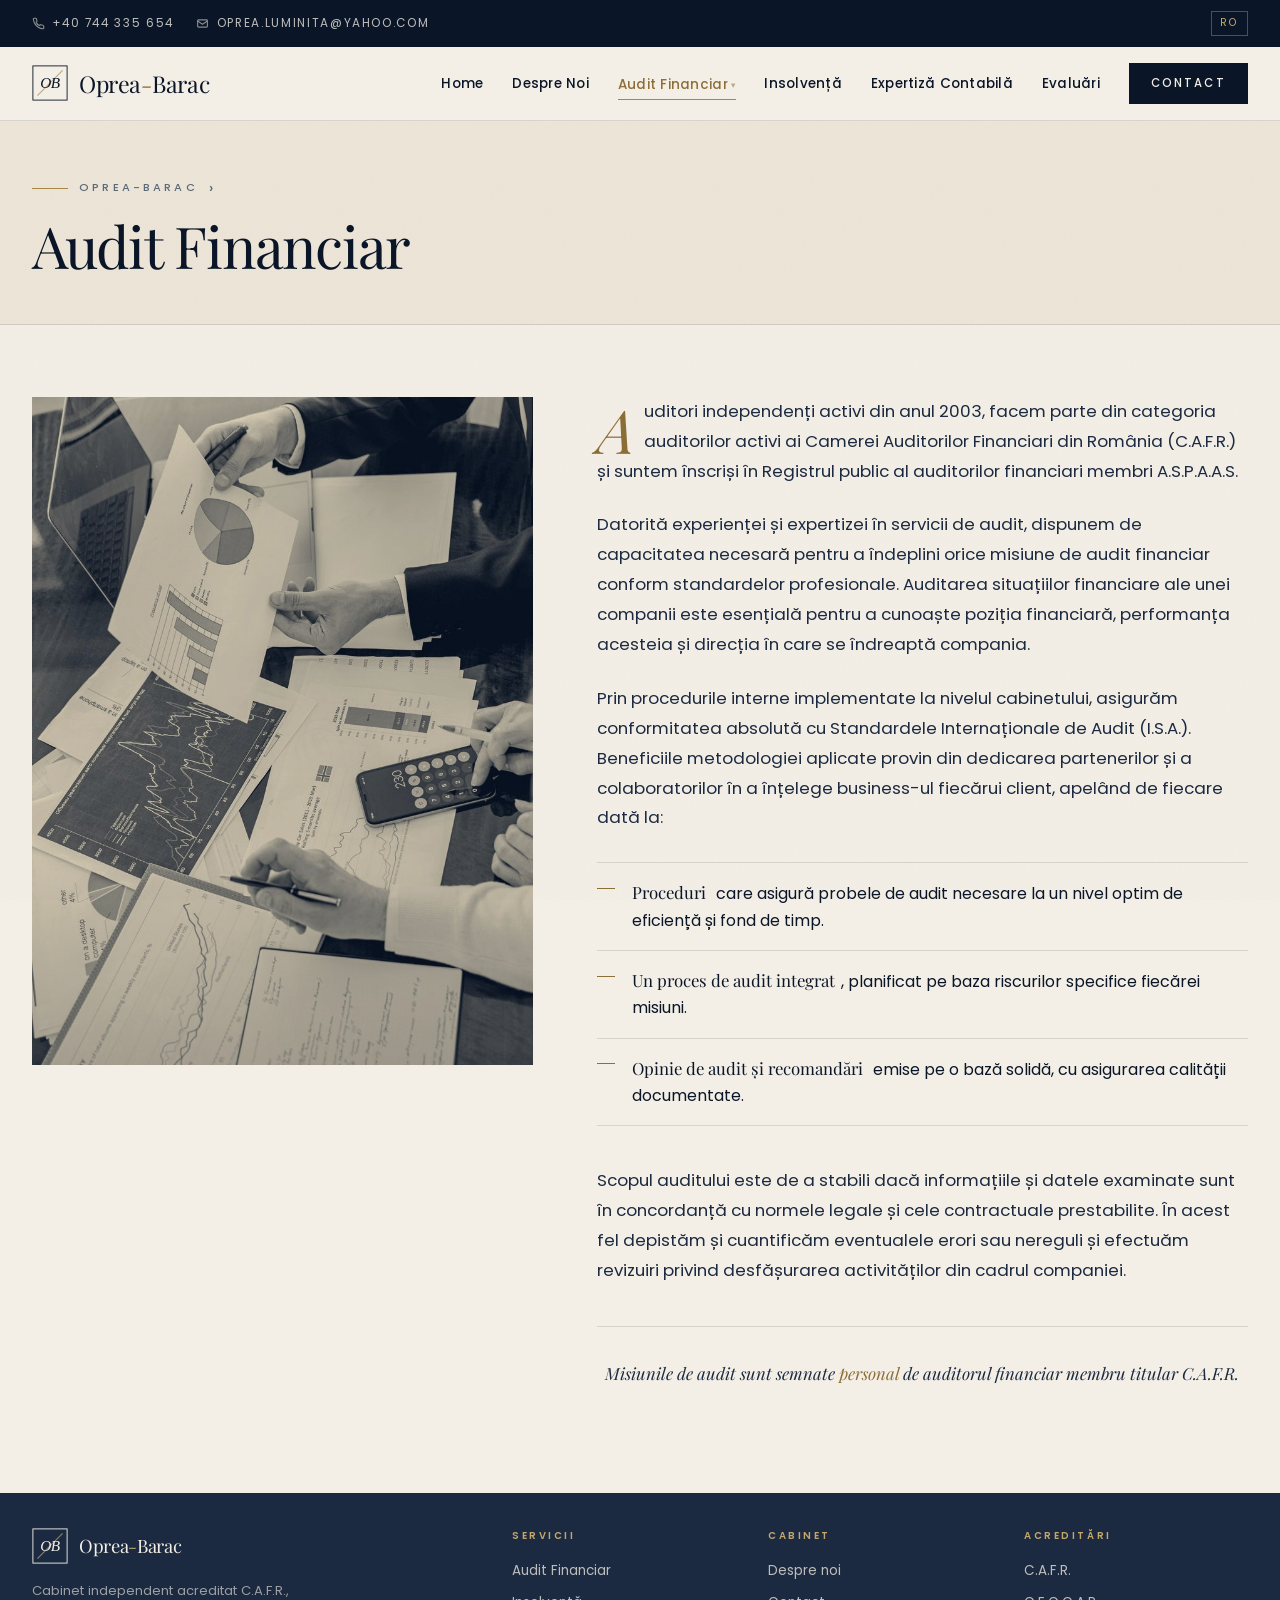
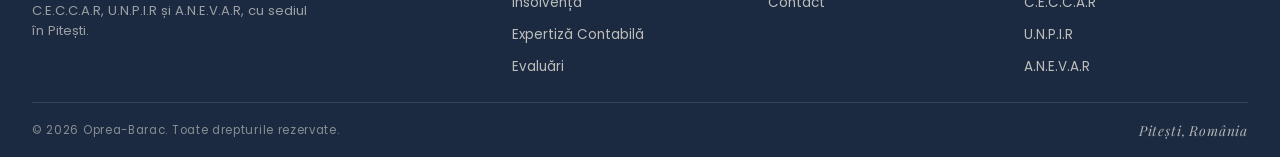
<file: audit.html>
<!DOCTYPE html>
<html lang="ro">
<head>
<meta charset="UTF-8">
<meta name="viewport" content="width=device-width, initial-scale=1.0">
<title>Audit Financiar — Oprea-Barac</title>
<link rel="preconnect" href="https://fonts.googleapis.com">
<link rel="preconnect" href="https://fonts.gstatic.com" crossorigin>
<link href="https://fonts.googleapis.com/css2?family=Playfair+Display:ital,wght@0,400..900;1,400..900&family=Poppins:ital,wght@0,300;0,400;0,500;0,600;0,700;1,400&display=swap" rel="stylesheet">
<link rel="stylesheet" href="interior.css">

</head>
<body>

<div class="topbar"><div class="topbar-inner">
  <div class="topbar-left">
    <a href="tel:+40744335654">
      <svg class="topbar-icon" viewBox="0 0 16 16" fill="none" stroke="currentColor" stroke-width="1.4" stroke-linecap="round" stroke-linejoin="round" aria-hidden="true"><path d="M14.5 11.5v2a1 1 0 0 1-1.1 1 13.2 13.2 0 0 1-5.7-2 13 13 0 0 1-4-4 13.2 13.2 0 0 1-2-5.7A1 1 0 0 1 2.5 1.5h2a1 1 0 0 1 1 .9 8.6 8.6 0 0 0 .5 1.9 1 1 0 0 1-.2 1.4l-.8.9a10.7 10.7 0 0 0 4 4l.9-.8a1 1 0 0 1 1.4-.2 8.6 8.6 0 0 0 1.9.5 1 1 0 0 1 .9 1z"/></svg>
      +40 744 335 654
    </a>
    <a href="mailto:oprea.luminita@yahoo.com">
      <svg class="topbar-icon" viewBox="0 0 16 16" fill="none" stroke="currentColor" stroke-width="1.4" stroke-linecap="round" stroke-linejoin="round" aria-hidden="true"><rect x="2" y="3.5" width="12" height="9" rx="1"/><path d="M2 5l6 4 6-4"/></svg>
      oprea.luminita@yahoo.com
    </a>
  </div>
  <div class="topbar-right">
    <span class="lang">RO</span>
  </div>
</div></div>

<header class="header"><div class="header-inner">
  <a href="index.html" class="logo">
    <svg class="logo-mark-svg" viewBox="0 0 40 40" aria-hidden="true">
      <rect x="1" y="1" width="38" height="38" stroke="currentColor" stroke-width="1" fill="none"/>
      <line x1="6" y1="34" x2="34" y2="6" stroke="var(--accent-deep)" stroke-width="1.2" opacity="0.55"/>
      <text x="20" y="26" text-anchor="middle" font-family="'Fraunces', Georgia, serif" font-size="17" font-style="italic" font-weight="350" fill="currentColor" letter-spacing="-0.5">OB</text>
    </svg>
    <span class="logo-text">Oprea<span class="logo-mark">-</span>Barac</span>
  </a>
  <button class="nav-toggle" aria-label="Deschide meniul" aria-expanded="false" aria-controls="primary-nav">
    <span class="bar"></span><span class="bar"></span><span class="bar"></span>
  </button>
  <nav class="nav" id="primary-nav">
      <a href="index.html">Home</a>
      <a href="despre.html">Despre Noi</a>
      <span class="has-submenu">
        <a href="audit.html" class="active">Audit Financiar<span class="chev">▾</span></a>
        <ul class="submenu">
          <li><a href="#"><span>Raport transparență 2020</span><span class="pdf-flag">PDF</span></a></li>
          <li><a href="#"><span>Raport transparență 2021</span><span class="pdf-flag">PDF</span></a></li>
          <li><a href="#"><span>Raport transparență 2022</span><span class="pdf-flag">PDF</span></a></li>
          <li><a href="#"><span>Raport transparență 2023</span><span class="pdf-flag">PDF</span></a></li>
          <li><a href="#"><span>Raport transparență 2024</span><span class="pdf-flag">PDF</span></a></li>
          <li><a href="#"><span>Raport transparență 2025</span><span class="pdf-flag">PDF</span></a></li>
        </ul>
      </span>
      <a href="insolventa.html">Insolvență</a>
      <a href="expertiza.html">Expertiză Contabilă</a>
      <a href="evaluari.html">Evaluări</a>
      <a href="contact.html" class="nav-cta">Contact</a>
    </nav>
</div></header>

<section class="page-banner">
  <div class="page-banner-inner">
    <div class="crumb">
      <a href="index.html">Oprea-Barac</a>
      <span class="sep">›</span>
    </div>
    <h1 class="page-title">Audit Financiar</h1>
  </div>
</section>
<section class="page-split scroll-reveal">
  <div class="page-split-image">
    <div class="photo" style="background-image: url('images/page-audit.jpg');"></div>
  </div>
  <div class="page-content split">
<p>Auditori independenți activi din anul 2003, facem parte din categoria auditorilor activi ai Camerei Auditorilor Financiari din România (C.A.F.R.) și suntem înscriși în Registrul public al auditorilor financiari membri A.S.P.A.A.S.</p>

<p>Datorită experienței și expertizei în servicii de audit, dispunem de capacitatea necesară pentru a îndeplini orice misiune de audit financiar conform standardelor profesionale. Auditarea situațiilor financiare ale unei companii este esențială pentru a cunoaște poziția financiară, performanța acesteia și direcția în care se îndreaptă compania.</p>

<p>Prin procedurile interne implementate la nivelul cabinetului, asigurăm conformitatea absolută cu Standardele Internaționale de Audit (I.S.A.). Beneficiile metodologiei aplicate provin din dedicarea partenerilor și a colaboratorilor în a înțelege business-ul fiecărui client, apelând de fiecare dată la:</p>

<ul class="bullets">
  <li><strong>Proceduri</strong> care asigură probele de audit necesare la un nivel optim de eficiență și fond de timp.</li>
  <li><strong>Un proces de audit integrat</strong>, planificat pe baza riscurilor specifice fiecărei misiuni.</li>
  <li><strong>Opinie de audit și recomandări</strong> emise pe o bază solidă, cu asigurarea calității documentate.</li>
</ul>

<p>Scopul auditului este de a stabili dacă informațiile și datele examinate sunt în concordanță cu normele legale și cele contractuale prestabilite. În acest fel depistăm și cuantificăm eventualele erori sau nereguli și efectuăm revizuiri privind desfășurarea activităților din cadrul companiei.</p>

<p class="closing">Misiunile de audit sunt semnate <em>personal</em> de auditorul financiar membru titular C.A.F.R.</p>
  </div>
</section>

<footer class="footer"><div class="footer-inner">
  <div class="footer-top">
    <div class="footer-brand">
      <a href="index.html" class="logo">
        <svg class="logo-mark-svg" viewBox="0 0 40 40" aria-hidden="true">
          <rect x="1" y="1" width="38" height="38" stroke="currentColor" stroke-width="1" fill="none"/>
          <line x1="6" y1="34" x2="34" y2="6" stroke="var(--accent-light)" stroke-width="1.2" opacity="0.7"/>
          <text x="20" y="26" text-anchor="middle" font-family="'Fraunces', Georgia, serif" font-size="17" font-style="italic" font-weight="350" fill="currentColor" letter-spacing="-0.5">OB</text>
        </svg>
        <span class="logo-text">Oprea<span class="logo-mark">-</span>Barac</span>
      </a>
      <p>Cabinet independent acreditat C.A.F.R., C.E.C.C.A.R, U.N.P.I.R și A.N.E.V.A.R, cu sediul în Pitești.</p>
    </div>
    <div class="footer-col"><h4>Servicii</h4><ul>
      <li><a href="audit.html">Audit Financiar</a></li>
      <li><a href="insolventa.html">Insolvență</a></li>
      <li><a href="expertiza.html">Expertiză Contabilă</a></li>
      <li><a href="evaluari.html">Evaluări</a></li>
    </ul></div>
    <div class="footer-col"><h4>Cabinet</h4><ul>
      <li><a href="despre.html">Despre noi</a></li>
      <li><a href="contact.html">Contact</a></li>
    </ul></div>
    <div class="footer-col"><h4>Acreditări</h4><ul>
      <li><a href="#">C.A.F.R.</a></li>
      <li><a href="#">C.E.C.C.A.R</a></li>
      <li><a href="#">U.N.P.I.R</a></li>
      <li><a href="#">A.N.E.V.A.R</a></li>
    </ul></div>
  </div>
  <div class="footer-bottom">
    <p>© 2026 Oprea-Barac. Toate drepturile rezervate.</p>
    <p class="footer-meta">Pitești, România</p>
  </div>
</div></footer>

<script>
// Scroll reveal
const observer = new IntersectionObserver((entries) => {
  entries.forEach((entry) => {
    if (entry.isIntersecting) {
      entry.target.classList.add('visible');
      observer.unobserve(entry.target);
    }
  });
}, { threshold: 0.12, rootMargin: '0px 0px -60px 0px' });
document.querySelectorAll('.scroll-reveal').forEach((el) => observer.observe(el));

// Mobile nav drawer
(function () {
  const toggle = document.querySelector('.nav-toggle');
  const nav = document.querySelector('.nav');
  if (!toggle || !nav) return;

  const backdrop = document.createElement('div');
  backdrop.className = 'nav-backdrop';
  document.body.appendChild(backdrop);

  function setOpen(open) {
    nav.classList.toggle('is-open', open);
    document.body.classList.toggle('nav-open', open);
    toggle.setAttribute('aria-expanded', String(open));
    toggle.setAttribute('aria-label', open ? 'Închide meniul' : 'Deschide meniul');
  }

  toggle.addEventListener('click', () => setOpen(!nav.classList.contains('is-open')));
  backdrop.addEventListener('click', () => setOpen(false));
  document.addEventListener('keydown', (e) => {
    if (e.key === 'Escape' && nav.classList.contains('is-open')) setOpen(false);
  });
  nav.addEventListener('click', (e) => {
    if (e.target.closest('a')) setOpen(false);
  });
  window.addEventListener('resize', () => {
    if (window.innerWidth > 980 && nav.classList.contains('is-open')) setOpen(false);
  });

  // Submenu chevron — tap-to-expand on mobile (desktop keeps hover behavior)
  nav.querySelectorAll('.has-submenu .chev').forEach((chev) => {
    chev.addEventListener('click', (e) => {
      if (window.innerWidth > 980) return;
      e.preventDefault();
      e.stopPropagation();
      chev.closest('.has-submenu').classList.toggle('is-expanded');
    });
  });
})();
</script>

</body>
</html>
</file>
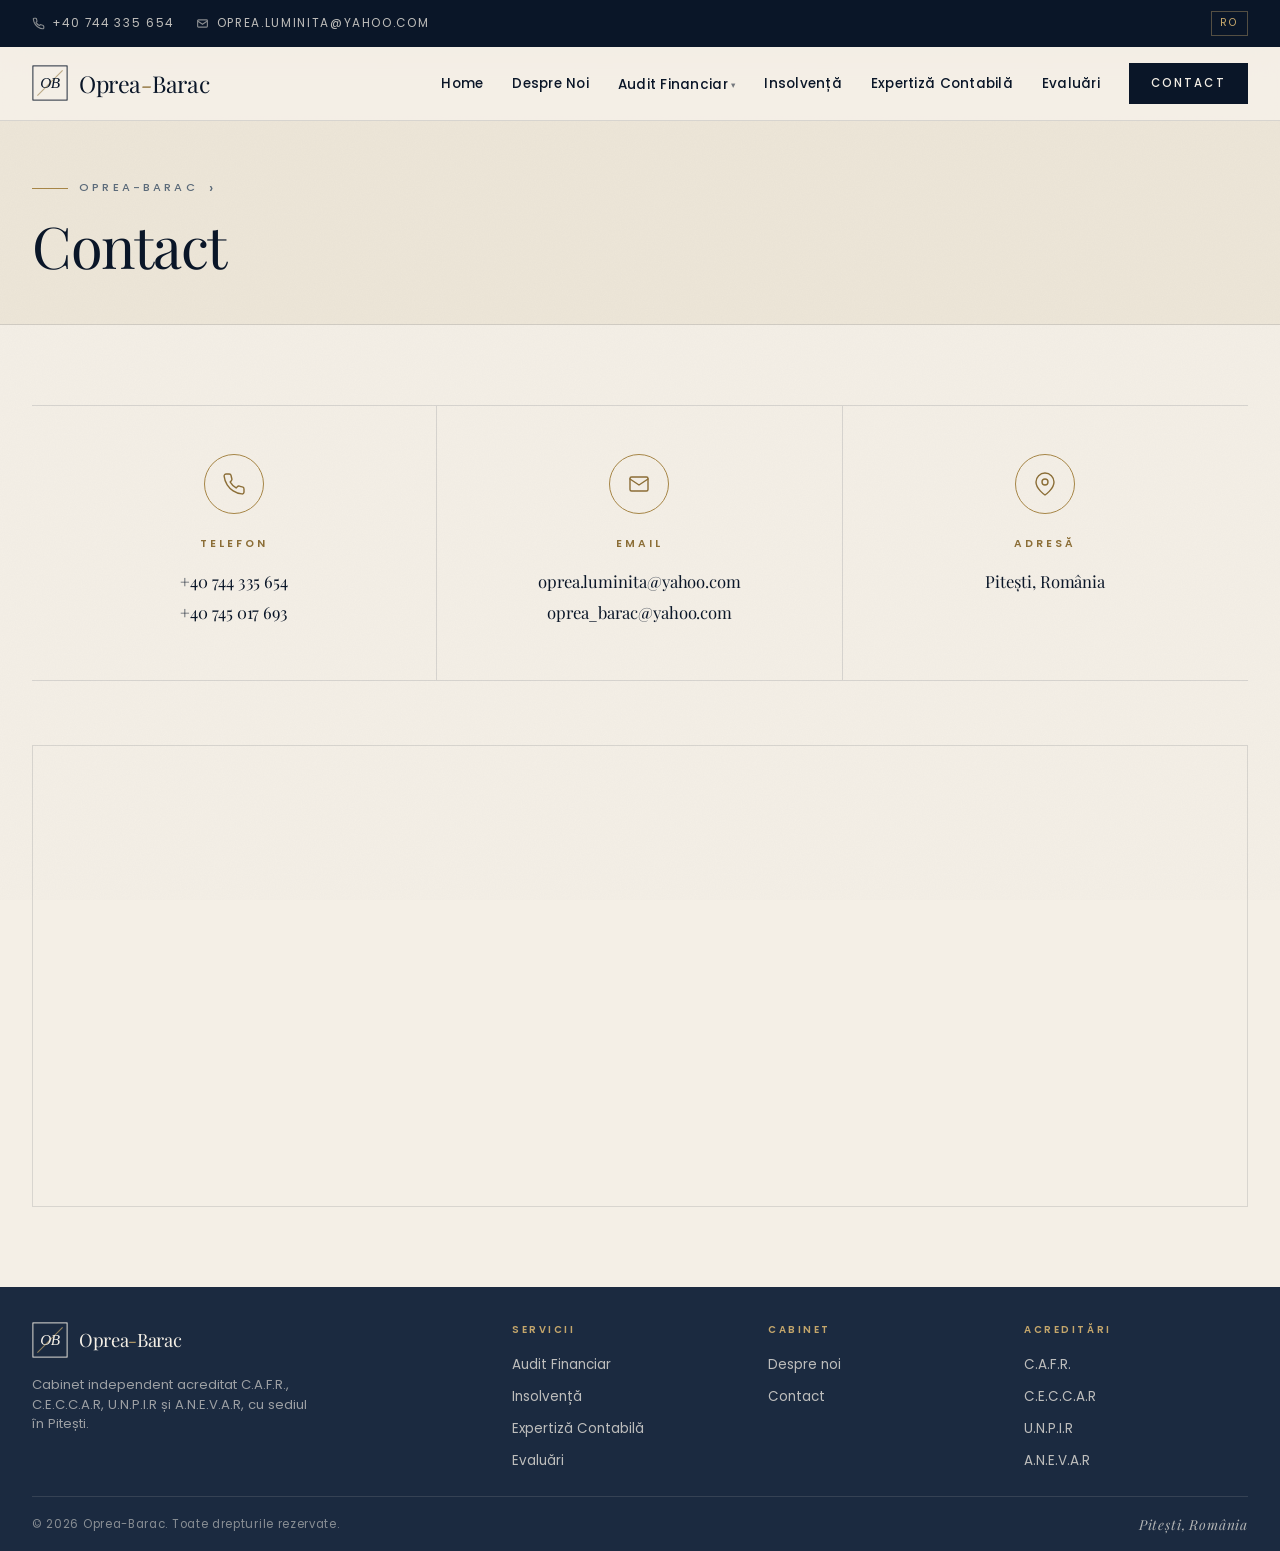
<file: contact.html>
<!DOCTYPE html>
<html lang="ro">
<head>
<meta charset="UTF-8">
<meta name="viewport" content="width=device-width, initial-scale=1.0">
<title>Contact — Oprea-Barac</title>
<link rel="preconnect" href="https://fonts.googleapis.com">
<link rel="preconnect" href="https://fonts.gstatic.com" crossorigin>
<link href="https://fonts.googleapis.com/css2?family=Playfair+Display:ital,wght@0,400..900;1,400..900&family=Poppins:ital,wght@0,300;0,400;0,500;0,600;0,700;1,400&display=swap" rel="stylesheet">
<link rel="stylesheet" href="interior.css">

</head>
<body>

<div class="topbar"><div class="topbar-inner">
  <div class="topbar-left">
    <a href="tel:+40744335654">
      <svg class="topbar-icon" viewBox="0 0 16 16" fill="none" stroke="currentColor" stroke-width="1.4" stroke-linecap="round" stroke-linejoin="round" aria-hidden="true"><path d="M14.5 11.5v2a1 1 0 0 1-1.1 1 13.2 13.2 0 0 1-5.7-2 13 13 0 0 1-4-4 13.2 13.2 0 0 1-2-5.7A1 1 0 0 1 2.5 1.5h2a1 1 0 0 1 1 .9 8.6 8.6 0 0 0 .5 1.9 1 1 0 0 1-.2 1.4l-.8.9a10.7 10.7 0 0 0 4 4l.9-.8a1 1 0 0 1 1.4-.2 8.6 8.6 0 0 0 1.9.5 1 1 0 0 1 .9 1z"/></svg>
      +40 744 335 654
    </a>
    <a href="mailto:oprea.luminita@yahoo.com">
      <svg class="topbar-icon" viewBox="0 0 16 16" fill="none" stroke="currentColor" stroke-width="1.4" stroke-linecap="round" stroke-linejoin="round" aria-hidden="true"><rect x="2" y="3.5" width="12" height="9" rx="1"/><path d="M2 5l6 4 6-4"/></svg>
      oprea.luminita@yahoo.com
    </a>
  </div>
  <div class="topbar-right">
    <span class="lang">RO</span>
  </div>
</div></div>

<header class="header"><div class="header-inner">
  <a href="index.html" class="logo">
    <svg class="logo-mark-svg" viewBox="0 0 40 40" aria-hidden="true">
      <rect x="1" y="1" width="38" height="38" stroke="currentColor" stroke-width="1" fill="none"/>
      <line x1="6" y1="34" x2="34" y2="6" stroke="var(--accent-deep)" stroke-width="1.2" opacity="0.55"/>
      <text x="20" y="26" text-anchor="middle" font-family="'Fraunces', Georgia, serif" font-size="17" font-style="italic" font-weight="350" fill="currentColor" letter-spacing="-0.5">OB</text>
    </svg>
    <span class="logo-text">Oprea<span class="logo-mark">-</span>Barac</span>
  </a>
  <button class="nav-toggle" aria-label="Deschide meniul" aria-expanded="false" aria-controls="primary-nav">
    <span class="bar"></span><span class="bar"></span><span class="bar"></span>
  </button>
  <nav class="nav" id="primary-nav">
      <a href="index.html">Home</a>
      <a href="despre.html">Despre Noi</a>
      <span class="has-submenu">
        <a href="audit.html">Audit Financiar<span class="chev">▾</span></a>
        <ul class="submenu">
          <li><a href="#"><span>Raport transparență 2020</span><span class="pdf-flag">PDF</span></a></li>
          <li><a href="#"><span>Raport transparență 2021</span><span class="pdf-flag">PDF</span></a></li>
          <li><a href="#"><span>Raport transparență 2022</span><span class="pdf-flag">PDF</span></a></li>
          <li><a href="#"><span>Raport transparență 2023</span><span class="pdf-flag">PDF</span></a></li>
          <li><a href="#"><span>Raport transparență 2024</span><span class="pdf-flag">PDF</span></a></li>
          <li><a href="#"><span>Raport transparență 2025</span><span class="pdf-flag">PDF</span></a></li>
        </ul>
      </span>
      <a href="insolventa.html">Insolvență</a>
      <a href="expertiza.html">Expertiză Contabilă</a>
      <a href="evaluari.html">Evaluări</a>
      <a href="contact.html" class="nav-cta active">Contact</a>
    </nav>
</div></header>

<section class="page-banner">
  <div class="page-banner-inner">
    <div class="crumb">
      <a href="index.html">Oprea-Barac</a>
      <span class="sep">›</span>
    </div>
    <h1 class="page-title">Contact</h1>
  </div>
</section>
<section class="contact-grid">
  <div class="contact-grid-inner">
    <div class="contact-col">
      <span class="info-icon" aria-hidden="true">
        <svg viewBox="0 0 24 24" fill="none" stroke="currentColor" stroke-width="1.4" stroke-linecap="round" stroke-linejoin="round"><path d="M22 16.92v3a2 2 0 0 1-2.18 2 19.79 19.79 0 0 1-8.63-3.07 19.5 19.5 0 0 1-6-6 19.79 19.79 0 0 1-3.07-8.67A2 2 0 0 1 4.11 2h3a2 2 0 0 1 2 1.72 12.84 12.84 0 0 0 .7 2.81 2 2 0 0 1-.45 2.11L8.09 9.91a16 16 0 0 0 6 6l1.27-1.27a2 2 0 0 1 2.11-.45 12.84 12.84 0 0 0 2.81.7A2 2 0 0 1 22 16.92z"/></svg>
      </span>
      <div class="lbl">Telefon</div>
      <a href="tel:+40744335654" class="v">+40 744 335 654</a>
      <a href="tel:+40745017693" class="v">+40 745 017 693</a>
    </div>
    <div class="contact-col">
      <span class="info-icon" aria-hidden="true">
        <svg viewBox="0 0 24 24" fill="none" stroke="currentColor" stroke-width="1.4" stroke-linecap="round" stroke-linejoin="round"><rect x="3" y="5" width="18" height="14" rx="1.5"/><path d="M3 7l9 6 9-6"/></svg>
      </span>
      <div class="lbl">Email</div>
      <a href="mailto:oprea.luminita@yahoo.com" class="v">oprea.luminita@yahoo.com</a>
      <a href="mailto:oprea_barac@yahoo.com" class="v">oprea_barac@yahoo.com</a>
    </div>
    <div class="contact-col">
      <span class="info-icon" aria-hidden="true">
        <svg viewBox="0 0 24 24" fill="none" stroke="currentColor" stroke-width="1.4" stroke-linecap="round" stroke-linejoin="round"><path d="M21 10c0 7-9 13-9 13s-9-6-9-13a9 9 0 0 1 18 0z"/><circle cx="12" cy="10" r="3"/></svg>
      </span>
      <div class="lbl">Adresă</div>
      <span class="v">Pitești, România</span>
    </div>
  </div>
</section>

<section class="contact-map-section">
  <div class="contact-map">
    <iframe
      src="https://maps.google.com/maps?q=Pitesti%2C%20Romania&t=m&z=13&output=embed&iwloc=near"
      width="100%" height="460" style="border:0;" allowfullscreen=""
      loading="lazy" referrerpolicy="no-referrer-when-downgrade"
      title="Pitești, România — Oprea-Barac"></iframe>
  </div>
</section>

<footer class="footer"><div class="footer-inner">
  <div class="footer-top">
    <div class="footer-brand">
      <a href="index.html" class="logo">
        <svg class="logo-mark-svg" viewBox="0 0 40 40" aria-hidden="true">
          <rect x="1" y="1" width="38" height="38" stroke="currentColor" stroke-width="1" fill="none"/>
          <line x1="6" y1="34" x2="34" y2="6" stroke="var(--accent-light)" stroke-width="1.2" opacity="0.7"/>
          <text x="20" y="26" text-anchor="middle" font-family="'Fraunces', Georgia, serif" font-size="17" font-style="italic" font-weight="350" fill="currentColor" letter-spacing="-0.5">OB</text>
        </svg>
        <span class="logo-text">Oprea<span class="logo-mark">-</span>Barac</span>
      </a>
      <p>Cabinet independent acreditat C.A.F.R., C.E.C.C.A.R, U.N.P.I.R și A.N.E.V.A.R, cu sediul în Pitești.</p>
    </div>
    <div class="footer-col"><h4>Servicii</h4><ul>
      <li><a href="audit.html">Audit Financiar</a></li>
      <li><a href="insolventa.html">Insolvență</a></li>
      <li><a href="expertiza.html">Expertiză Contabilă</a></li>
      <li><a href="evaluari.html">Evaluări</a></li>
    </ul></div>
    <div class="footer-col"><h4>Cabinet</h4><ul>
      <li><a href="despre.html">Despre noi</a></li>
      <li><a href="contact.html">Contact</a></li>
    </ul></div>
    <div class="footer-col"><h4>Acreditări</h4><ul>
      <li><a href="#">C.A.F.R.</a></li>
      <li><a href="#">C.E.C.C.A.R</a></li>
      <li><a href="#">U.N.P.I.R</a></li>
      <li><a href="#">A.N.E.V.A.R</a></li>
    </ul></div>
  </div>
  <div class="footer-bottom">
    <p>© 2026 Oprea-Barac. Toate drepturile rezervate.</p>
    <p class="footer-meta">Pitești, România</p>
  </div>
</div></footer>

<script>
// Scroll reveal
const observer = new IntersectionObserver((entries) => {
  entries.forEach((entry) => {
    if (entry.isIntersecting) {
      entry.target.classList.add('visible');
      observer.unobserve(entry.target);
    }
  });
}, { threshold: 0.12, rootMargin: '0px 0px -60px 0px' });
document.querySelectorAll('.scroll-reveal').forEach((el) => observer.observe(el));

// Mobile nav drawer
(function () {
  const toggle = document.querySelector('.nav-toggle');
  const nav = document.querySelector('.nav');
  if (!toggle || !nav) return;

  const backdrop = document.createElement('div');
  backdrop.className = 'nav-backdrop';
  document.body.appendChild(backdrop);

  function setOpen(open) {
    nav.classList.toggle('is-open', open);
    document.body.classList.toggle('nav-open', open);
    toggle.setAttribute('aria-expanded', String(open));
    toggle.setAttribute('aria-label', open ? 'Închide meniul' : 'Deschide meniul');
  }

  toggle.addEventListener('click', () => setOpen(!nav.classList.contains('is-open')));
  backdrop.addEventListener('click', () => setOpen(false));
  document.addEventListener('keydown', (e) => {
    if (e.key === 'Escape' && nav.classList.contains('is-open')) setOpen(false);
  });
  nav.addEventListener('click', (e) => {
    if (e.target.closest('a')) setOpen(false);
  });
  window.addEventListener('resize', () => {
    if (window.innerWidth > 980 && nav.classList.contains('is-open')) setOpen(false);
  });

  // Submenu chevron — tap-to-expand on mobile (desktop keeps hover behavior)
  nav.querySelectorAll('.has-submenu .chev').forEach((chev) => {
    chev.addEventListener('click', (e) => {
      if (window.innerWidth > 980) return;
      e.preventDefault();
      e.stopPropagation();
      chev.closest('.has-submenu').classList.toggle('is-expanded');
    });
  });
})();
</script>

</body>
</html>
</file>
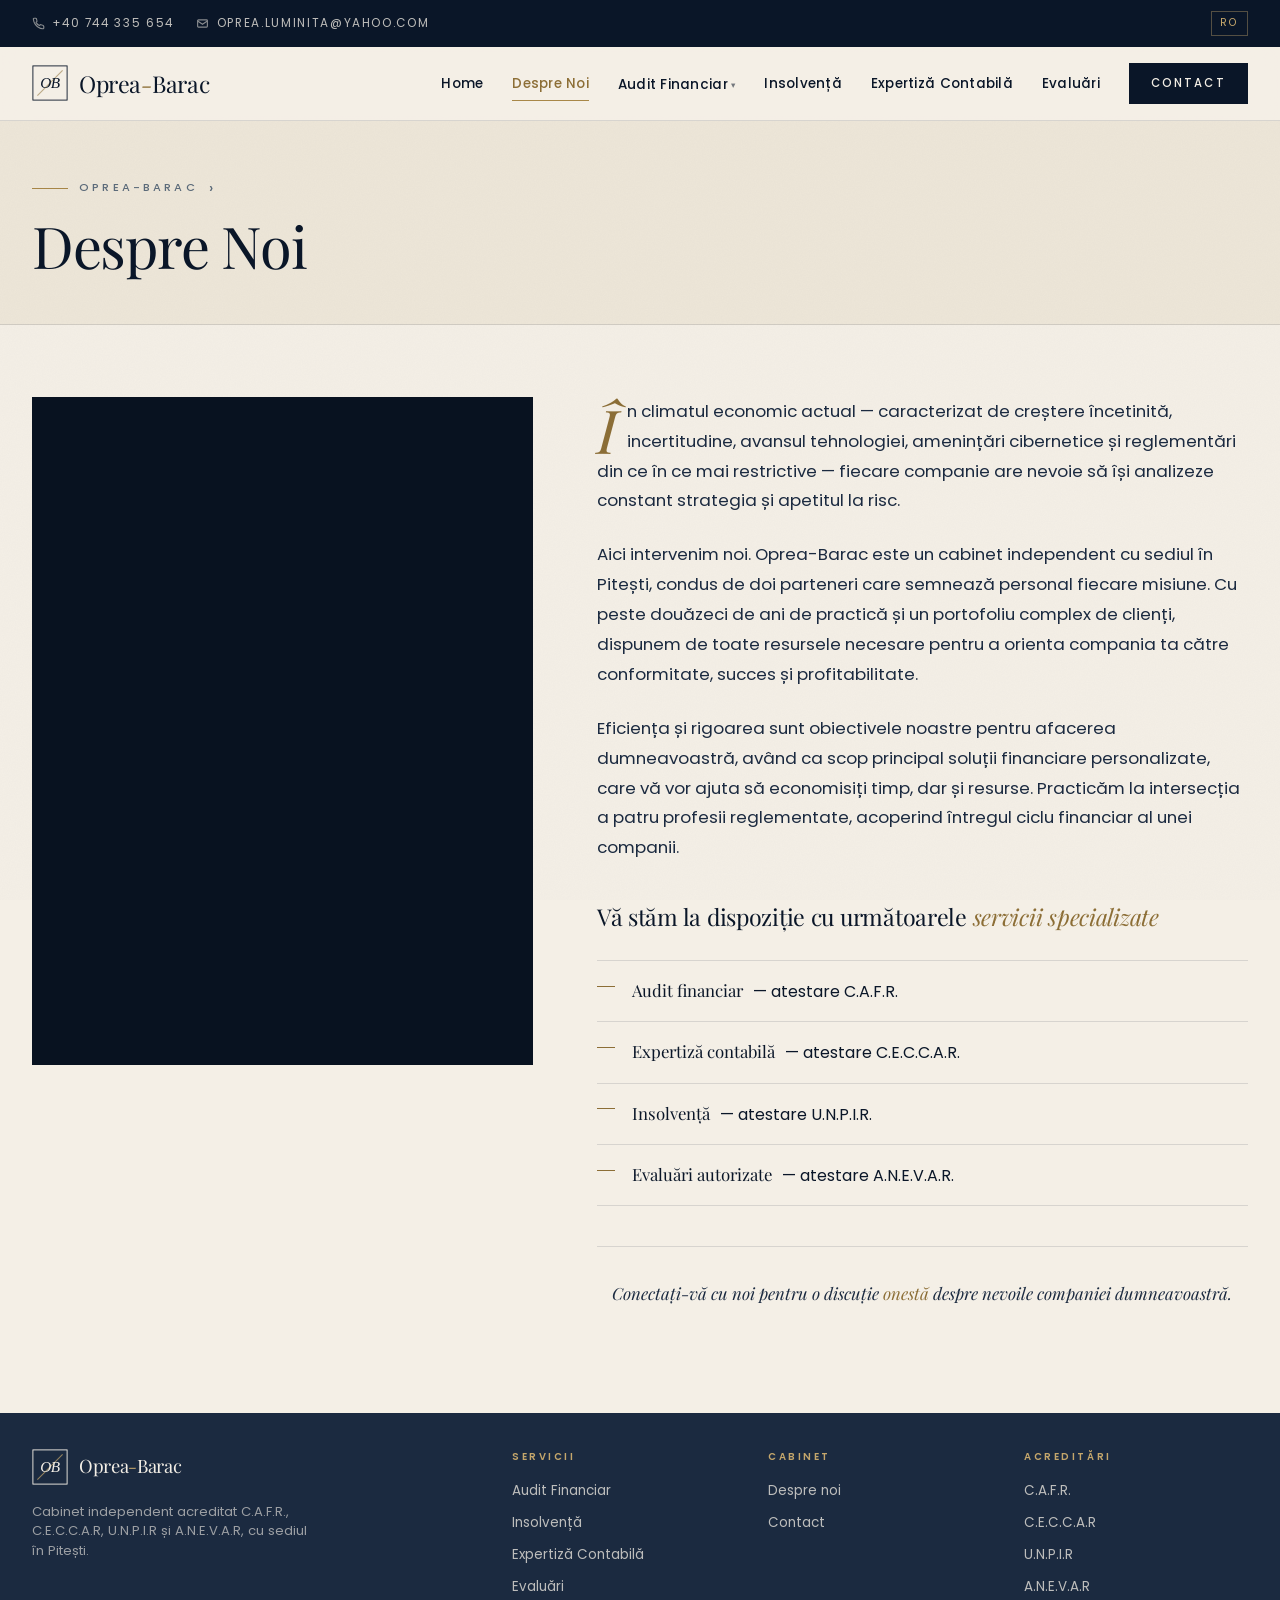
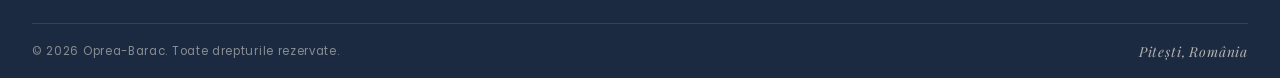
<file: despre.html>
<!DOCTYPE html>
<html lang="ro">
<head>
<meta charset="UTF-8">
<meta name="viewport" content="width=device-width, initial-scale=1.0">
<title>Despre Noi — Oprea-Barac</title>
<link rel="preconnect" href="https://fonts.googleapis.com">
<link rel="preconnect" href="https://fonts.gstatic.com" crossorigin>
<link href="https://fonts.googleapis.com/css2?family=Playfair+Display:ital,wght@0,400..900;1,400..900&family=Poppins:ital,wght@0,300;0,400;0,500;0,600;0,700;1,400&display=swap" rel="stylesheet">
<link rel="stylesheet" href="interior.css">

</head>
<body>

<div class="topbar"><div class="topbar-inner">
  <div class="topbar-left">
    <a href="tel:+40744335654">
      <svg class="topbar-icon" viewBox="0 0 16 16" fill="none" stroke="currentColor" stroke-width="1.4" stroke-linecap="round" stroke-linejoin="round" aria-hidden="true"><path d="M14.5 11.5v2a1 1 0 0 1-1.1 1 13.2 13.2 0 0 1-5.7-2 13 13 0 0 1-4-4 13.2 13.2 0 0 1-2-5.7A1 1 0 0 1 2.5 1.5h2a1 1 0 0 1 1 .9 8.6 8.6 0 0 0 .5 1.9 1 1 0 0 1-.2 1.4l-.8.9a10.7 10.7 0 0 0 4 4l.9-.8a1 1 0 0 1 1.4-.2 8.6 8.6 0 0 0 1.9.5 1 1 0 0 1 .9 1z"/></svg>
      +40 744 335 654
    </a>
    <a href="mailto:oprea.luminita@yahoo.com">
      <svg class="topbar-icon" viewBox="0 0 16 16" fill="none" stroke="currentColor" stroke-width="1.4" stroke-linecap="round" stroke-linejoin="round" aria-hidden="true"><rect x="2" y="3.5" width="12" height="9" rx="1"/><path d="M2 5l6 4 6-4"/></svg>
      oprea.luminita@yahoo.com
    </a>
  </div>
  <div class="topbar-right">
    <span class="lang">RO</span>
  </div>
</div></div>

<header class="header"><div class="header-inner">
  <a href="index.html" class="logo">
    <svg class="logo-mark-svg" viewBox="0 0 40 40" aria-hidden="true">
      <rect x="1" y="1" width="38" height="38" stroke="currentColor" stroke-width="1" fill="none"/>
      <line x1="6" y1="34" x2="34" y2="6" stroke="var(--accent-deep)" stroke-width="1.2" opacity="0.55"/>
      <text x="20" y="26" text-anchor="middle" font-family="'Fraunces', Georgia, serif" font-size="17" font-style="italic" font-weight="350" fill="currentColor" letter-spacing="-0.5">OB</text>
    </svg>
    <span class="logo-text">Oprea<span class="logo-mark">-</span>Barac</span>
  </a>
  <button class="nav-toggle" aria-label="Deschide meniul" aria-expanded="false" aria-controls="primary-nav">
    <span class="bar"></span><span class="bar"></span><span class="bar"></span>
  </button>
  <nav class="nav" id="primary-nav">
      <a href="index.html">Home</a>
      <a href="despre.html" class="active">Despre Noi</a>
      <span class="has-submenu">
        <a href="audit.html">Audit Financiar<span class="chev">▾</span></a>
        <ul class="submenu">
          <li><a href="#"><span>Raport transparență 2020</span><span class="pdf-flag">PDF</span></a></li>
          <li><a href="#"><span>Raport transparență 2021</span><span class="pdf-flag">PDF</span></a></li>
          <li><a href="#"><span>Raport transparență 2022</span><span class="pdf-flag">PDF</span></a></li>
          <li><a href="#"><span>Raport transparență 2023</span><span class="pdf-flag">PDF</span></a></li>
          <li><a href="#"><span>Raport transparență 2024</span><span class="pdf-flag">PDF</span></a></li>
          <li><a href="#"><span>Raport transparență 2025</span><span class="pdf-flag">PDF</span></a></li>
        </ul>
      </span>
      <a href="insolventa.html">Insolvență</a>
      <a href="expertiza.html">Expertiză Contabilă</a>
      <a href="evaluari.html">Evaluări</a>
      <a href="contact.html" class="nav-cta">Contact</a>
    </nav>
</div></header>

<section class="page-banner">
  <div class="page-banner-inner">
    <div class="crumb">
      <a href="index.html">Oprea-Barac</a>
      <span class="sep">›</span>
    </div>
    <h1 class="page-title">Despre Noi</h1>
  </div>
</section>
<section class="page-split scroll-reveal">
  <div class="page-split-image">
    <div class="photo" style="background-image: url('https://picsum.photos/seed/despre-bio/900/1200?grayscale');"></div>
  </div>
  <div class="page-content split">
<p>În climatul economic actual — caracterizat de creștere încetinită, incertitudine, avansul tehnologiei, amenințări cibernetice și reglementări din ce în ce mai restrictive — fiecare companie are nevoie să își analizeze constant strategia și apetitul la risc.</p>

<p>Aici intervenim noi. Oprea-Barac este un cabinet independent cu sediul în Pitești, condus de doi parteneri care semnează personal fiecare misiune. Cu peste douăzeci de ani de practică și un portofoliu complex de clienți, dispunem de toate resursele necesare pentru a orienta compania ta către conformitate, succes și profitabilitate.</p>

<p>Eficiența și rigoarea sunt obiectivele noastre pentru afacerea dumneavoastră, având ca scop principal soluții financiare personalizate, care vă vor ajuta să economisiți timp, dar și resurse. Practicăm la intersecția a patru profesii reglementate, acoperind întregul ciclu financiar al unei companii.</p>

<h3>Vă stăm la dispoziție cu următoarele <em>servicii specializate</em></h3>

<ul class="bullets">
  <li><strong>Audit financiar</strong> — atestare C.A.F.R.</li>
  <li><strong>Expertiză contabilă</strong> — atestare C.E.C.C.A.R.</li>
  <li><strong>Insolvență</strong> — atestare U.N.P.I.R.</li>
  <li><strong>Evaluări autorizate</strong> — atestare A.N.E.V.A.R.</li>
</ul>

<p class="closing">Conectați-vă cu noi pentru o discuție <em>onestă</em> despre nevoile companiei dumneavoastră.</p>
  </div>
</section>

<footer class="footer"><div class="footer-inner">
  <div class="footer-top">
    <div class="footer-brand">
      <a href="index.html" class="logo">
        <svg class="logo-mark-svg" viewBox="0 0 40 40" aria-hidden="true">
          <rect x="1" y="1" width="38" height="38" stroke="currentColor" stroke-width="1" fill="none"/>
          <line x1="6" y1="34" x2="34" y2="6" stroke="var(--accent-light)" stroke-width="1.2" opacity="0.7"/>
          <text x="20" y="26" text-anchor="middle" font-family="'Fraunces', Georgia, serif" font-size="17" font-style="italic" font-weight="350" fill="currentColor" letter-spacing="-0.5">OB</text>
        </svg>
        <span class="logo-text">Oprea<span class="logo-mark">-</span>Barac</span>
      </a>
      <p>Cabinet independent acreditat C.A.F.R., C.E.C.C.A.R, U.N.P.I.R și A.N.E.V.A.R, cu sediul în Pitești.</p>
    </div>
    <div class="footer-col"><h4>Servicii</h4><ul>
      <li><a href="audit.html">Audit Financiar</a></li>
      <li><a href="insolventa.html">Insolvență</a></li>
      <li><a href="expertiza.html">Expertiză Contabilă</a></li>
      <li><a href="evaluari.html">Evaluări</a></li>
    </ul></div>
    <div class="footer-col"><h4>Cabinet</h4><ul>
      <li><a href="despre.html">Despre noi</a></li>
      <li><a href="contact.html">Contact</a></li>
    </ul></div>
    <div class="footer-col"><h4>Acreditări</h4><ul>
      <li><a href="#">C.A.F.R.</a></li>
      <li><a href="#">C.E.C.C.A.R</a></li>
      <li><a href="#">U.N.P.I.R</a></li>
      <li><a href="#">A.N.E.V.A.R</a></li>
    </ul></div>
  </div>
  <div class="footer-bottom">
    <p>© 2026 Oprea-Barac. Toate drepturile rezervate.</p>
    <p class="footer-meta">Pitești, România</p>
  </div>
</div></footer>

<script>
// Scroll reveal
const observer = new IntersectionObserver((entries) => {
  entries.forEach((entry) => {
    if (entry.isIntersecting) {
      entry.target.classList.add('visible');
      observer.unobserve(entry.target);
    }
  });
}, { threshold: 0.12, rootMargin: '0px 0px -60px 0px' });
document.querySelectorAll('.scroll-reveal').forEach((el) => observer.observe(el));

// Mobile nav drawer
(function () {
  const toggle = document.querySelector('.nav-toggle');
  const nav = document.querySelector('.nav');
  if (!toggle || !nav) return;

  const backdrop = document.createElement('div');
  backdrop.className = 'nav-backdrop';
  document.body.appendChild(backdrop);

  function setOpen(open) {
    nav.classList.toggle('is-open', open);
    document.body.classList.toggle('nav-open', open);
    toggle.setAttribute('aria-expanded', String(open));
    toggle.setAttribute('aria-label', open ? 'Închide meniul' : 'Deschide meniul');
  }

  toggle.addEventListener('click', () => setOpen(!nav.classList.contains('is-open')));
  backdrop.addEventListener('click', () => setOpen(false));
  document.addEventListener('keydown', (e) => {
    if (e.key === 'Escape' && nav.classList.contains('is-open')) setOpen(false);
  });
  nav.addEventListener('click', (e) => {
    if (e.target.closest('a')) setOpen(false);
  });
  window.addEventListener('resize', () => {
    if (window.innerWidth > 980 && nav.classList.contains('is-open')) setOpen(false);
  });

  // Submenu chevron — tap-to-expand on mobile (desktop keeps hover behavior)
  nav.querySelectorAll('.has-submenu .chev').forEach((chev) => {
    chev.addEventListener('click', (e) => {
      if (window.innerWidth > 980) return;
      e.preventDefault();
      e.stopPropagation();
      chev.closest('.has-submenu').classList.toggle('is-expanded');
    });
  });
})();
</script>

</body>
</html>
</file>
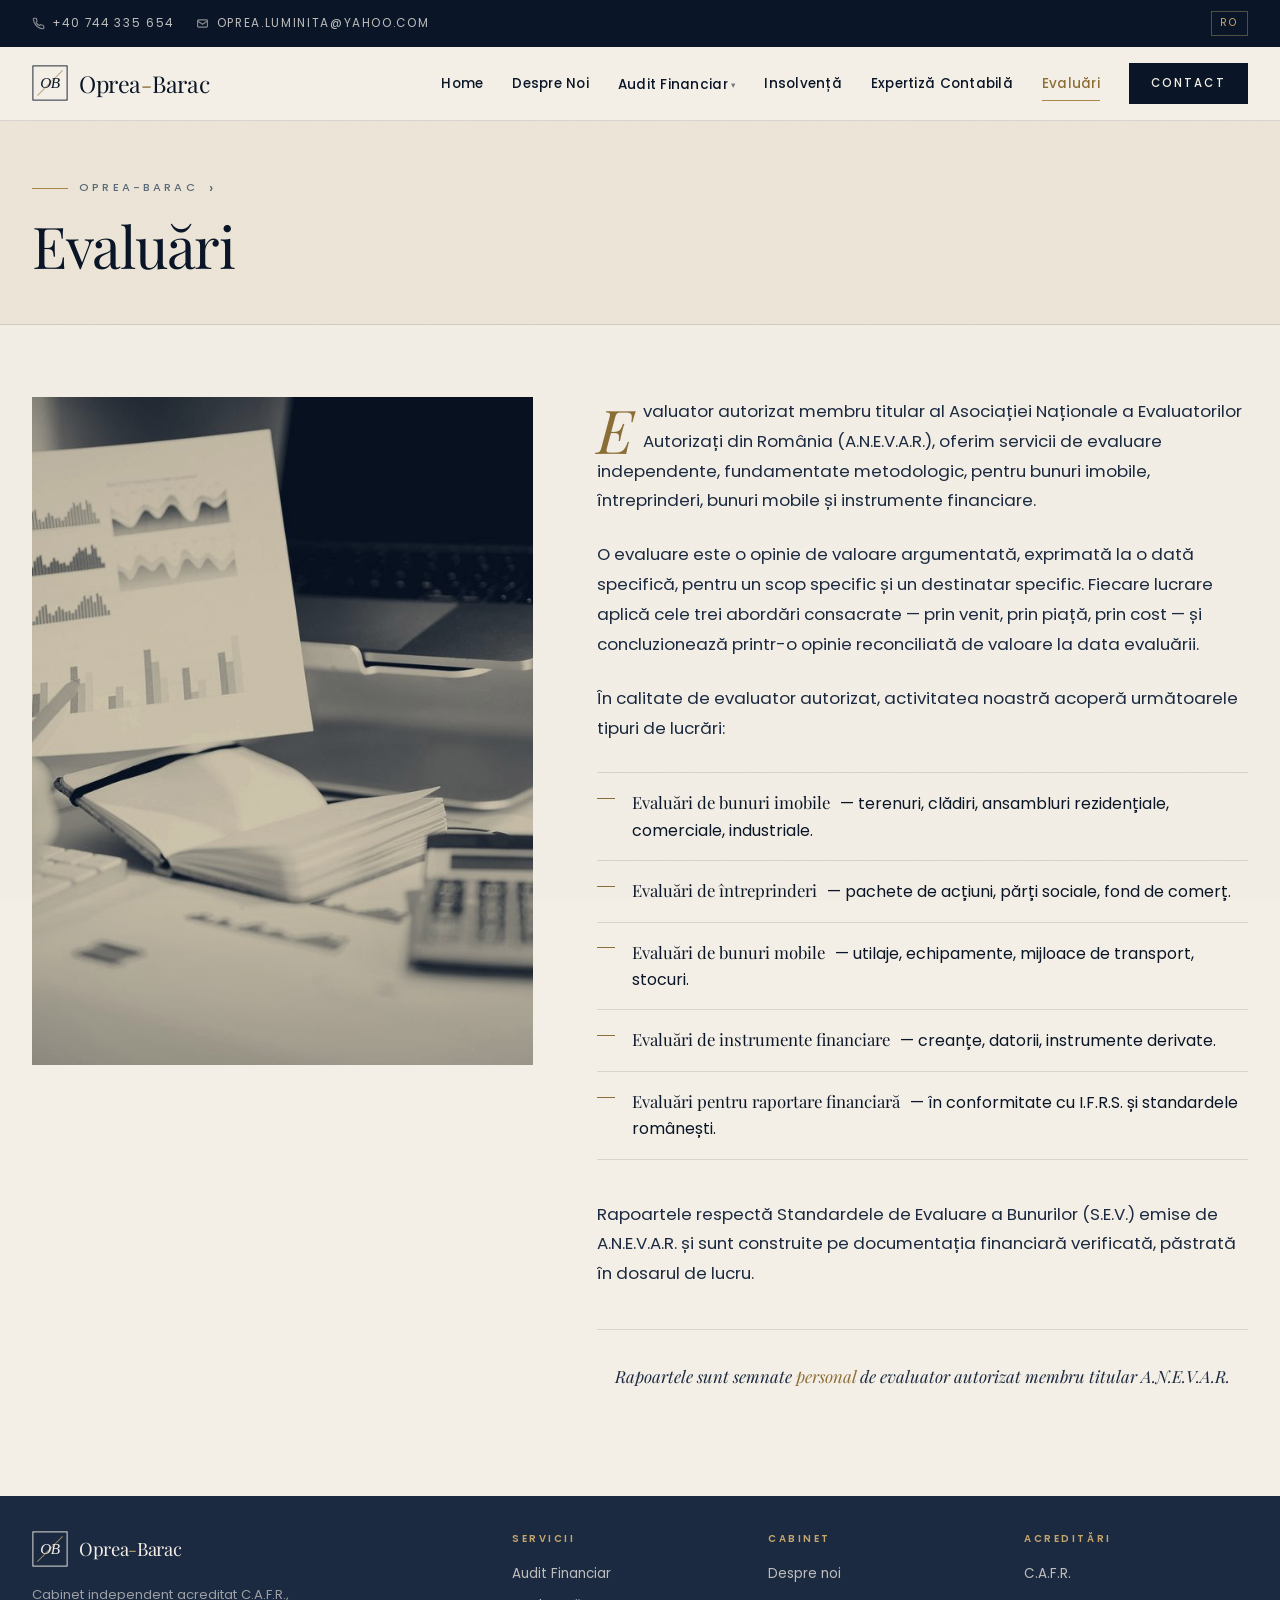
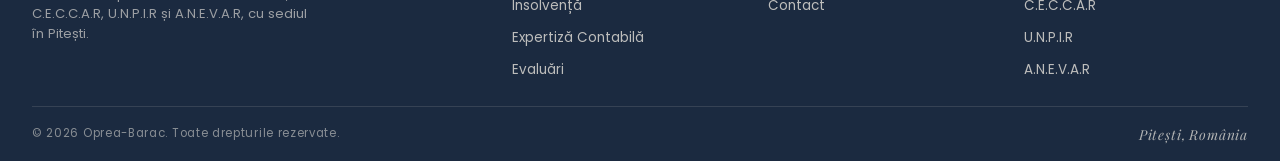
<file: evaluari.html>
<!DOCTYPE html>
<html lang="ro">
<head>
<meta charset="UTF-8">
<meta name="viewport" content="width=device-width, initial-scale=1.0">
<title>Evaluări — Oprea-Barac</title>
<link rel="preconnect" href="https://fonts.googleapis.com">
<link rel="preconnect" href="https://fonts.gstatic.com" crossorigin>
<link href="https://fonts.googleapis.com/css2?family=Playfair+Display:ital,wght@0,400..900;1,400..900&family=Poppins:ital,wght@0,300;0,400;0,500;0,600;0,700;1,400&display=swap" rel="stylesheet">
<link rel="stylesheet" href="interior.css">

</head>
<body>

<div class="topbar"><div class="topbar-inner">
  <div class="topbar-left">
    <a href="tel:+40744335654">
      <svg class="topbar-icon" viewBox="0 0 16 16" fill="none" stroke="currentColor" stroke-width="1.4" stroke-linecap="round" stroke-linejoin="round" aria-hidden="true"><path d="M14.5 11.5v2a1 1 0 0 1-1.1 1 13.2 13.2 0 0 1-5.7-2 13 13 0 0 1-4-4 13.2 13.2 0 0 1-2-5.7A1 1 0 0 1 2.5 1.5h2a1 1 0 0 1 1 .9 8.6 8.6 0 0 0 .5 1.9 1 1 0 0 1-.2 1.4l-.8.9a10.7 10.7 0 0 0 4 4l.9-.8a1 1 0 0 1 1.4-.2 8.6 8.6 0 0 0 1.9.5 1 1 0 0 1 .9 1z"/></svg>
      +40 744 335 654
    </a>
    <a href="mailto:oprea.luminita@yahoo.com">
      <svg class="topbar-icon" viewBox="0 0 16 16" fill="none" stroke="currentColor" stroke-width="1.4" stroke-linecap="round" stroke-linejoin="round" aria-hidden="true"><rect x="2" y="3.5" width="12" height="9" rx="1"/><path d="M2 5l6 4 6-4"/></svg>
      oprea.luminita@yahoo.com
    </a>
  </div>
  <div class="topbar-right">
    <span class="lang">RO</span>
  </div>
</div></div>

<header class="header"><div class="header-inner">
  <a href="index.html" class="logo">
    <svg class="logo-mark-svg" viewBox="0 0 40 40" aria-hidden="true">
      <rect x="1" y="1" width="38" height="38" stroke="currentColor" stroke-width="1" fill="none"/>
      <line x1="6" y1="34" x2="34" y2="6" stroke="var(--accent-deep)" stroke-width="1.2" opacity="0.55"/>
      <text x="20" y="26" text-anchor="middle" font-family="'Fraunces', Georgia, serif" font-size="17" font-style="italic" font-weight="350" fill="currentColor" letter-spacing="-0.5">OB</text>
    </svg>
    <span class="logo-text">Oprea<span class="logo-mark">-</span>Barac</span>
  </a>
  <button class="nav-toggle" aria-label="Deschide meniul" aria-expanded="false" aria-controls="primary-nav">
    <span class="bar"></span><span class="bar"></span><span class="bar"></span>
  </button>
  <nav class="nav" id="primary-nav">
      <a href="index.html">Home</a>
      <a href="despre.html">Despre Noi</a>
      <span class="has-submenu">
        <a href="audit.html">Audit Financiar<span class="chev">▾</span></a>
        <ul class="submenu">
          <li><a href="#"><span>Raport transparență 2020</span><span class="pdf-flag">PDF</span></a></li>
          <li><a href="#"><span>Raport transparență 2021</span><span class="pdf-flag">PDF</span></a></li>
          <li><a href="#"><span>Raport transparență 2022</span><span class="pdf-flag">PDF</span></a></li>
          <li><a href="#"><span>Raport transparență 2023</span><span class="pdf-flag">PDF</span></a></li>
          <li><a href="#"><span>Raport transparență 2024</span><span class="pdf-flag">PDF</span></a></li>
          <li><a href="#"><span>Raport transparență 2025</span><span class="pdf-flag">PDF</span></a></li>
        </ul>
      </span>
      <a href="insolventa.html">Insolvență</a>
      <a href="expertiza.html">Expertiză Contabilă</a>
      <a href="evaluari.html" class="active">Evaluări</a>
      <a href="contact.html" class="nav-cta">Contact</a>
    </nav>
</div></header>

<section class="page-banner">
  <div class="page-banner-inner">
    <div class="crumb">
      <a href="index.html">Oprea-Barac</a>
      <span class="sep">›</span>
    </div>
    <h1 class="page-title">Evaluări</h1>
  </div>
</section>
<section class="page-split scroll-reveal">
  <div class="page-split-image">
    <div class="photo" style="background-image: url('images/page-evaluari.jpg');"></div>
  </div>
  <div class="page-content split">
<p>Evaluator autorizat membru titular al Asociației Naționale a Evaluatorilor Autorizați din România (A.N.E.V.A.R.), oferim servicii de evaluare independente, fundamentate metodologic, pentru bunuri imobile, întreprinderi, bunuri mobile și instrumente financiare.</p>

<p>O evaluare este o opinie de valoare argumentată, exprimată la o dată specifică, pentru un scop specific și un destinatar specific. Fiecare lucrare aplică cele trei abordări consacrate — prin venit, prin piață, prin cost — și concluzionează printr-o opinie reconciliată de valoare la data evaluării.</p>

<p>În calitate de evaluator autorizat, activitatea noastră acoperă următoarele tipuri de lucrări:</p>

<ul class="bullets">
  <li><strong>Evaluări de bunuri imobile</strong> — terenuri, clădiri, ansambluri rezidențiale, comerciale, industriale.</li>
  <li><strong>Evaluări de întreprinderi</strong> — pachete de acțiuni, părți sociale, fond de comerț.</li>
  <li><strong>Evaluări de bunuri mobile</strong> — utilaje, echipamente, mijloace de transport, stocuri.</li>
  <li><strong>Evaluări de instrumente financiare</strong> — creanțe, datorii, instrumente derivate.</li>
  <li><strong>Evaluări pentru raportare financiară</strong> — în conformitate cu I.F.R.S. și standardele românești.</li>
</ul>

<p>Rapoartele respectă Standardele de Evaluare a Bunurilor (S.E.V.) emise de A.N.E.V.A.R. și sunt construite pe documentația financiară verificată, păstrată în dosarul de lucru.</p>

<p class="closing">Rapoartele sunt semnate <em>personal</em> de evaluator autorizat membru titular A.N.E.V.A.R.</p>
  </div>
</section>

<footer class="footer"><div class="footer-inner">
  <div class="footer-top">
    <div class="footer-brand">
      <a href="index.html" class="logo">
        <svg class="logo-mark-svg" viewBox="0 0 40 40" aria-hidden="true">
          <rect x="1" y="1" width="38" height="38" stroke="currentColor" stroke-width="1" fill="none"/>
          <line x1="6" y1="34" x2="34" y2="6" stroke="var(--accent-light)" stroke-width="1.2" opacity="0.7"/>
          <text x="20" y="26" text-anchor="middle" font-family="'Fraunces', Georgia, serif" font-size="17" font-style="italic" font-weight="350" fill="currentColor" letter-spacing="-0.5">OB</text>
        </svg>
        <span class="logo-text">Oprea<span class="logo-mark">-</span>Barac</span>
      </a>
      <p>Cabinet independent acreditat C.A.F.R., C.E.C.C.A.R, U.N.P.I.R și A.N.E.V.A.R, cu sediul în Pitești.</p>
    </div>
    <div class="footer-col"><h4>Servicii</h4><ul>
      <li><a href="audit.html">Audit Financiar</a></li>
      <li><a href="insolventa.html">Insolvență</a></li>
      <li><a href="expertiza.html">Expertiză Contabilă</a></li>
      <li><a href="evaluari.html">Evaluări</a></li>
    </ul></div>
    <div class="footer-col"><h4>Cabinet</h4><ul>
      <li><a href="despre.html">Despre noi</a></li>
      <li><a href="contact.html">Contact</a></li>
    </ul></div>
    <div class="footer-col"><h4>Acreditări</h4><ul>
      <li><a href="#">C.A.F.R.</a></li>
      <li><a href="#">C.E.C.C.A.R</a></li>
      <li><a href="#">U.N.P.I.R</a></li>
      <li><a href="#">A.N.E.V.A.R</a></li>
    </ul></div>
  </div>
  <div class="footer-bottom">
    <p>© 2026 Oprea-Barac. Toate drepturile rezervate.</p>
    <p class="footer-meta">Pitești, România</p>
  </div>
</div></footer>

<script>
// Scroll reveal
const observer = new IntersectionObserver((entries) => {
  entries.forEach((entry) => {
    if (entry.isIntersecting) {
      entry.target.classList.add('visible');
      observer.unobserve(entry.target);
    }
  });
}, { threshold: 0.12, rootMargin: '0px 0px -60px 0px' });
document.querySelectorAll('.scroll-reveal').forEach((el) => observer.observe(el));

// Mobile nav drawer
(function () {
  const toggle = document.querySelector('.nav-toggle');
  const nav = document.querySelector('.nav');
  if (!toggle || !nav) return;

  const backdrop = document.createElement('div');
  backdrop.className = 'nav-backdrop';
  document.body.appendChild(backdrop);

  function setOpen(open) {
    nav.classList.toggle('is-open', open);
    document.body.classList.toggle('nav-open', open);
    toggle.setAttribute('aria-expanded', String(open));
    toggle.setAttribute('aria-label', open ? 'Închide meniul' : 'Deschide meniul');
  }

  toggle.addEventListener('click', () => setOpen(!nav.classList.contains('is-open')));
  backdrop.addEventListener('click', () => setOpen(false));
  document.addEventListener('keydown', (e) => {
    if (e.key === 'Escape' && nav.classList.contains('is-open')) setOpen(false);
  });
  nav.addEventListener('click', (e) => {
    if (e.target.closest('a')) setOpen(false);
  });
  window.addEventListener('resize', () => {
    if (window.innerWidth > 980 && nav.classList.contains('is-open')) setOpen(false);
  });

  // Submenu chevron — tap-to-expand on mobile (desktop keeps hover behavior)
  nav.querySelectorAll('.has-submenu .chev').forEach((chev) => {
    chev.addEventListener('click', (e) => {
      if (window.innerWidth > 980) return;
      e.preventDefault();
      e.stopPropagation();
      chev.closest('.has-submenu').classList.toggle('is-expanded');
    });
  });
})();
</script>

</body>
</html>
</file>
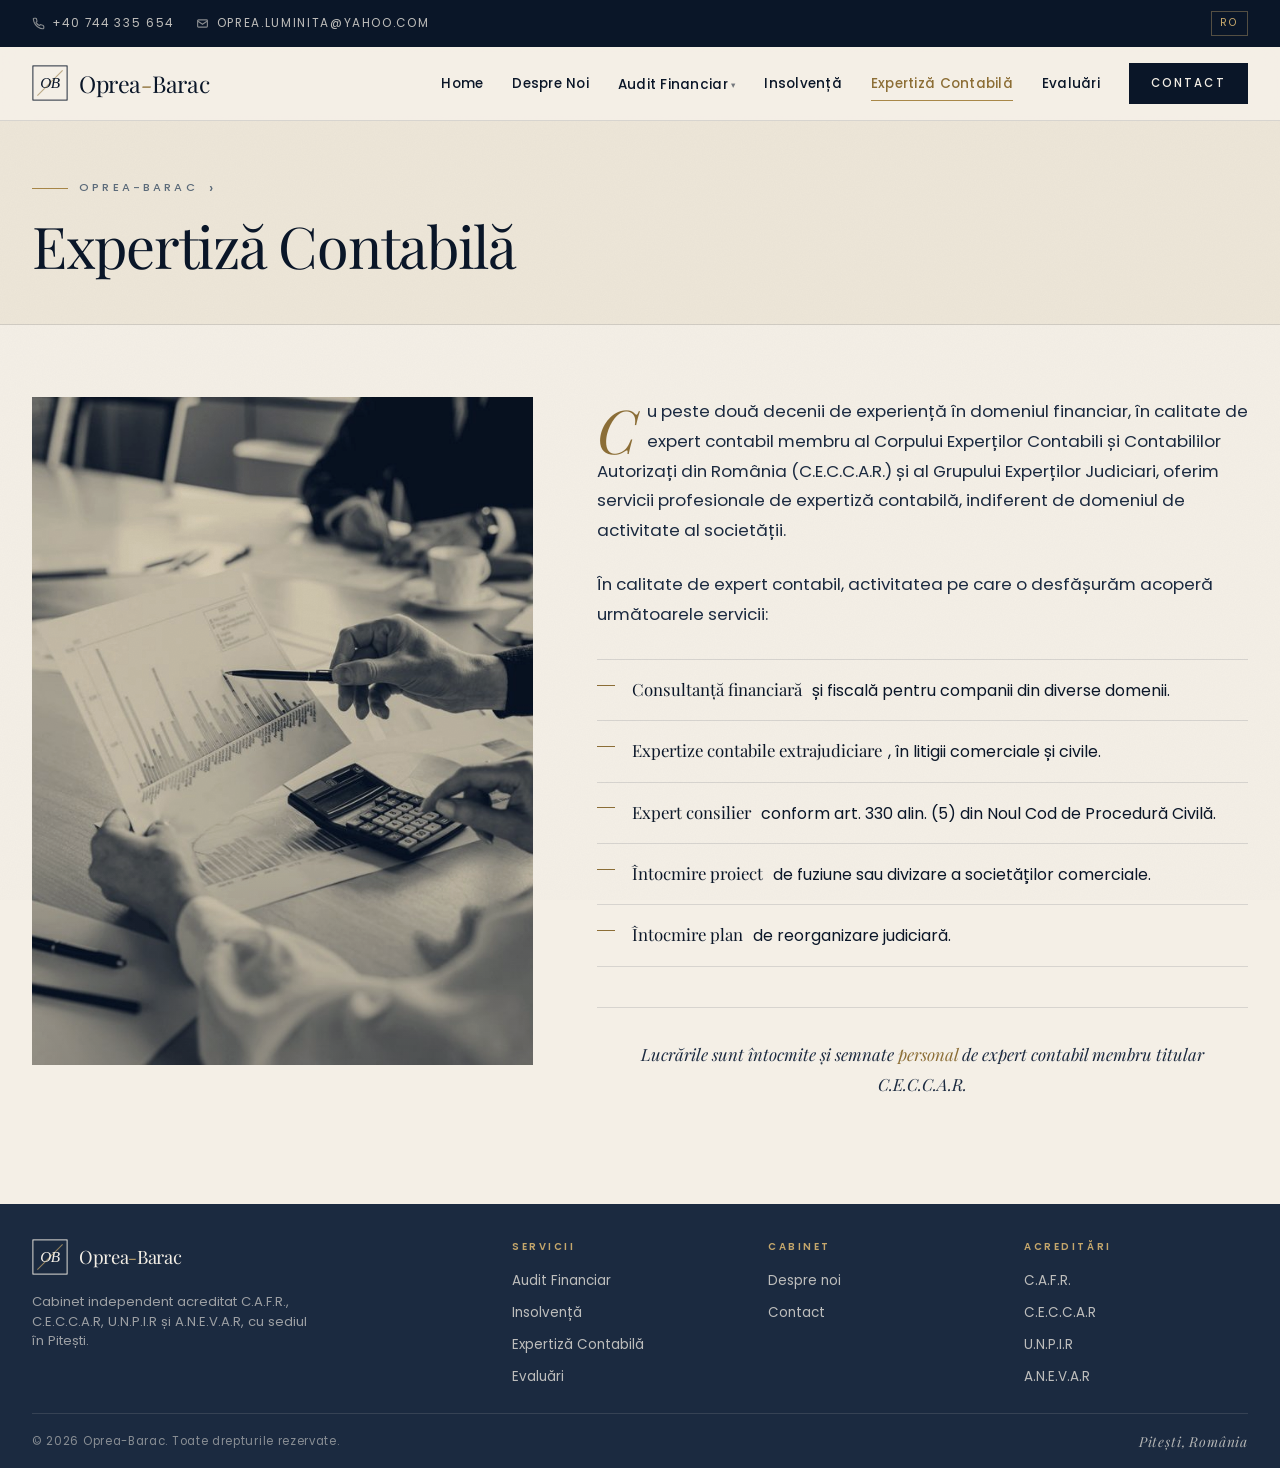
<file: expertiza.html>
<!DOCTYPE html>
<html lang="ro">
<head>
<meta charset="UTF-8">
<meta name="viewport" content="width=device-width, initial-scale=1.0">
<title>Expertiză Contabilă — Oprea-Barac</title>
<link rel="preconnect" href="https://fonts.googleapis.com">
<link rel="preconnect" href="https://fonts.gstatic.com" crossorigin>
<link href="https://fonts.googleapis.com/css2?family=Playfair+Display:ital,wght@0,400..900;1,400..900&family=Poppins:ital,wght@0,300;0,400;0,500;0,600;0,700;1,400&display=swap" rel="stylesheet">
<link rel="stylesheet" href="interior.css">

</head>
<body>

<div class="topbar"><div class="topbar-inner">
  <div class="topbar-left">
    <a href="tel:+40744335654">
      <svg class="topbar-icon" viewBox="0 0 16 16" fill="none" stroke="currentColor" stroke-width="1.4" stroke-linecap="round" stroke-linejoin="round" aria-hidden="true"><path d="M14.5 11.5v2a1 1 0 0 1-1.1 1 13.2 13.2 0 0 1-5.7-2 13 13 0 0 1-4-4 13.2 13.2 0 0 1-2-5.7A1 1 0 0 1 2.5 1.5h2a1 1 0 0 1 1 .9 8.6 8.6 0 0 0 .5 1.9 1 1 0 0 1-.2 1.4l-.8.9a10.7 10.7 0 0 0 4 4l.9-.8a1 1 0 0 1 1.4-.2 8.6 8.6 0 0 0 1.9.5 1 1 0 0 1 .9 1z"/></svg>
      +40 744 335 654
    </a>
    <a href="mailto:oprea.luminita@yahoo.com">
      <svg class="topbar-icon" viewBox="0 0 16 16" fill="none" stroke="currentColor" stroke-width="1.4" stroke-linecap="round" stroke-linejoin="round" aria-hidden="true"><rect x="2" y="3.5" width="12" height="9" rx="1"/><path d="M2 5l6 4 6-4"/></svg>
      oprea.luminita@yahoo.com
    </a>
  </div>
  <div class="topbar-right">
    <span class="lang">RO</span>
  </div>
</div></div>

<header class="header"><div class="header-inner">
  <a href="index.html" class="logo">
    <svg class="logo-mark-svg" viewBox="0 0 40 40" aria-hidden="true">
      <rect x="1" y="1" width="38" height="38" stroke="currentColor" stroke-width="1" fill="none"/>
      <line x1="6" y1="34" x2="34" y2="6" stroke="var(--accent-deep)" stroke-width="1.2" opacity="0.55"/>
      <text x="20" y="26" text-anchor="middle" font-family="'Fraunces', Georgia, serif" font-size="17" font-style="italic" font-weight="350" fill="currentColor" letter-spacing="-0.5">OB</text>
    </svg>
    <span class="logo-text">Oprea<span class="logo-mark">-</span>Barac</span>
  </a>
  <button class="nav-toggle" aria-label="Deschide meniul" aria-expanded="false" aria-controls="primary-nav">
    <span class="bar"></span><span class="bar"></span><span class="bar"></span>
  </button>
  <nav class="nav" id="primary-nav">
      <a href="index.html">Home</a>
      <a href="despre.html">Despre Noi</a>
      <span class="has-submenu">
        <a href="audit.html">Audit Financiar<span class="chev">▾</span></a>
        <ul class="submenu">
          <li><a href="#"><span>Raport transparență 2020</span><span class="pdf-flag">PDF</span></a></li>
          <li><a href="#"><span>Raport transparență 2021</span><span class="pdf-flag">PDF</span></a></li>
          <li><a href="#"><span>Raport transparență 2022</span><span class="pdf-flag">PDF</span></a></li>
          <li><a href="#"><span>Raport transparență 2023</span><span class="pdf-flag">PDF</span></a></li>
          <li><a href="#"><span>Raport transparență 2024</span><span class="pdf-flag">PDF</span></a></li>
          <li><a href="#"><span>Raport transparență 2025</span><span class="pdf-flag">PDF</span></a></li>
        </ul>
      </span>
      <a href="insolventa.html">Insolvență</a>
      <a href="expertiza.html" class="active">Expertiză Contabilă</a>
      <a href="evaluari.html">Evaluări</a>
      <a href="contact.html" class="nav-cta">Contact</a>
    </nav>
</div></header>

<section class="page-banner">
  <div class="page-banner-inner">
    <div class="crumb">
      <a href="index.html">Oprea-Barac</a>
      <span class="sep">›</span>
    </div>
    <h1 class="page-title">Expertiză Contabilă</h1>
  </div>
</section>
<section class="page-split scroll-reveal">
  <div class="page-split-image">
    <div class="photo" style="background-image: url('images/page-expertiza.jpg');"></div>
  </div>
  <div class="page-content split">
<p>Cu peste două decenii de experiență în domeniul financiar, în calitate de expert contabil membru al Corpului Experților Contabili și Contabililor Autorizați din România (C.E.C.C.A.R.) și al Grupului Experților Judiciari, oferim servicii profesionale de expertiză contabilă, indiferent de domeniul de activitate al societății.</p>

<p>În calitate de expert contabil, activitatea pe care o desfășurăm acoperă următoarele servicii:</p>

<ul class="bullets">
  <li><strong>Consultanță financiară</strong> și fiscală pentru companii din diverse domenii.</li>
  <li><strong>Expertize contabile extrajudiciare</strong>, în litigii comerciale și civile.</li>
  <li><strong>Expert consilier</strong> conform art. 330 alin. (5) din Noul Cod de Procedură Civilă.</li>
  <li><strong>Întocmire proiect</strong> de fuziune sau divizare a societăților comerciale.</li>
  <li><strong>Întocmire plan</strong> de reorganizare judiciară.</li>
</ul>

<p class="closing">Lucrările sunt întocmite și semnate <em>personal</em> de expert contabil membru titular C.E.C.C.A.R.</p>
  </div>
</section>

<footer class="footer"><div class="footer-inner">
  <div class="footer-top">
    <div class="footer-brand">
      <a href="index.html" class="logo">
        <svg class="logo-mark-svg" viewBox="0 0 40 40" aria-hidden="true">
          <rect x="1" y="1" width="38" height="38" stroke="currentColor" stroke-width="1" fill="none"/>
          <line x1="6" y1="34" x2="34" y2="6" stroke="var(--accent-light)" stroke-width="1.2" opacity="0.7"/>
          <text x="20" y="26" text-anchor="middle" font-family="'Fraunces', Georgia, serif" font-size="17" font-style="italic" font-weight="350" fill="currentColor" letter-spacing="-0.5">OB</text>
        </svg>
        <span class="logo-text">Oprea<span class="logo-mark">-</span>Barac</span>
      </a>
      <p>Cabinet independent acreditat C.A.F.R., C.E.C.C.A.R, U.N.P.I.R și A.N.E.V.A.R, cu sediul în Pitești.</p>
    </div>
    <div class="footer-col"><h4>Servicii</h4><ul>
      <li><a href="audit.html">Audit Financiar</a></li>
      <li><a href="insolventa.html">Insolvență</a></li>
      <li><a href="expertiza.html">Expertiză Contabilă</a></li>
      <li><a href="evaluari.html">Evaluări</a></li>
    </ul></div>
    <div class="footer-col"><h4>Cabinet</h4><ul>
      <li><a href="despre.html">Despre noi</a></li>
      <li><a href="contact.html">Contact</a></li>
    </ul></div>
    <div class="footer-col"><h4>Acreditări</h4><ul>
      <li><a href="#">C.A.F.R.</a></li>
      <li><a href="#">C.E.C.C.A.R</a></li>
      <li><a href="#">U.N.P.I.R</a></li>
      <li><a href="#">A.N.E.V.A.R</a></li>
    </ul></div>
  </div>
  <div class="footer-bottom">
    <p>© 2026 Oprea-Barac. Toate drepturile rezervate.</p>
    <p class="footer-meta">Pitești, România</p>
  </div>
</div></footer>

<script>
// Scroll reveal
const observer = new IntersectionObserver((entries) => {
  entries.forEach((entry) => {
    if (entry.isIntersecting) {
      entry.target.classList.add('visible');
      observer.unobserve(entry.target);
    }
  });
}, { threshold: 0.12, rootMargin: '0px 0px -60px 0px' });
document.querySelectorAll('.scroll-reveal').forEach((el) => observer.observe(el));

// Mobile nav drawer
(function () {
  const toggle = document.querySelector('.nav-toggle');
  const nav = document.querySelector('.nav');
  if (!toggle || !nav) return;

  const backdrop = document.createElement('div');
  backdrop.className = 'nav-backdrop';
  document.body.appendChild(backdrop);

  function setOpen(open) {
    nav.classList.toggle('is-open', open);
    document.body.classList.toggle('nav-open', open);
    toggle.setAttribute('aria-expanded', String(open));
    toggle.setAttribute('aria-label', open ? 'Închide meniul' : 'Deschide meniul');
  }

  toggle.addEventListener('click', () => setOpen(!nav.classList.contains('is-open')));
  backdrop.addEventListener('click', () => setOpen(false));
  document.addEventListener('keydown', (e) => {
    if (e.key === 'Escape' && nav.classList.contains('is-open')) setOpen(false);
  });
  nav.addEventListener('click', (e) => {
    if (e.target.closest('a')) setOpen(false);
  });
  window.addEventListener('resize', () => {
    if (window.innerWidth > 980 && nav.classList.contains('is-open')) setOpen(false);
  });

  // Submenu chevron — tap-to-expand on mobile (desktop keeps hover behavior)
  nav.querySelectorAll('.has-submenu .chev').forEach((chev) => {
    chev.addEventListener('click', (e) => {
      if (window.innerWidth > 980) return;
      e.preventDefault();
      e.stopPropagation();
      chev.closest('.has-submenu').classList.toggle('is-expanded');
    });
  });
})();
</script>

</body>
</html>
</file>
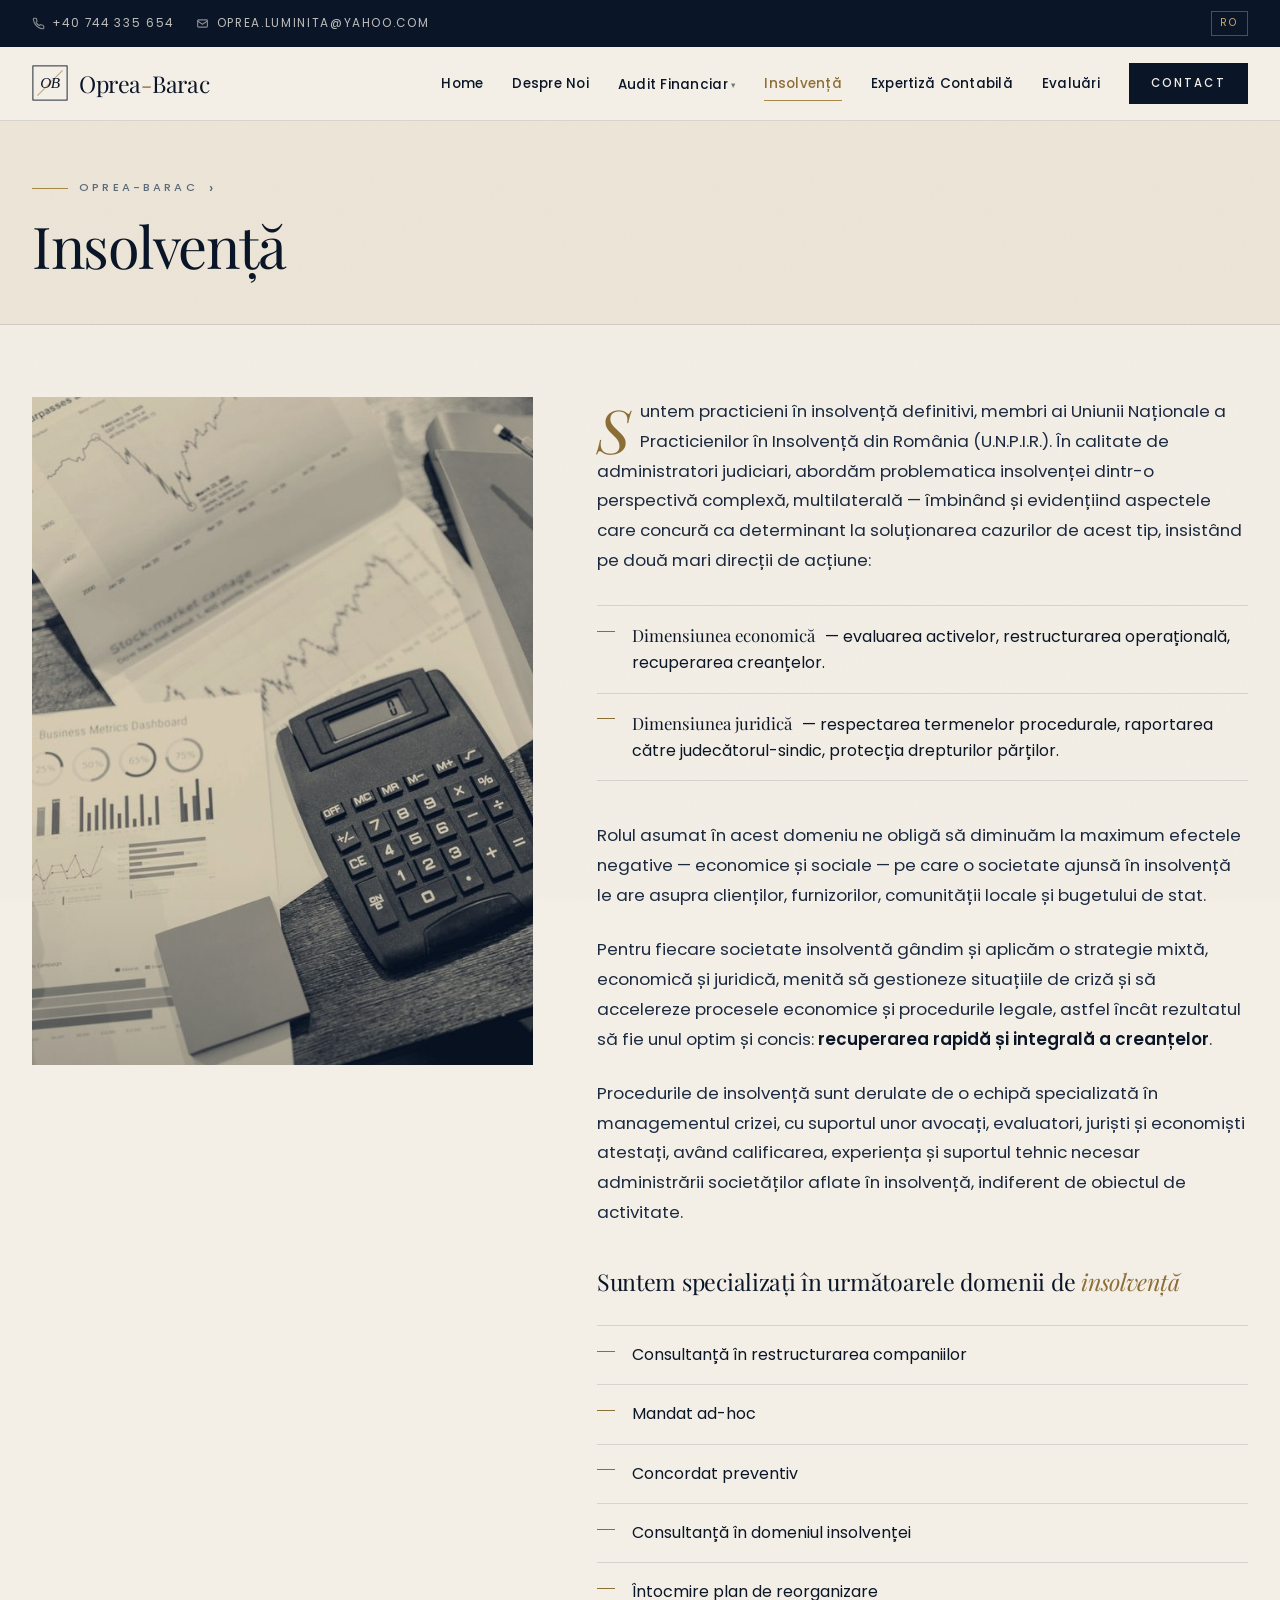
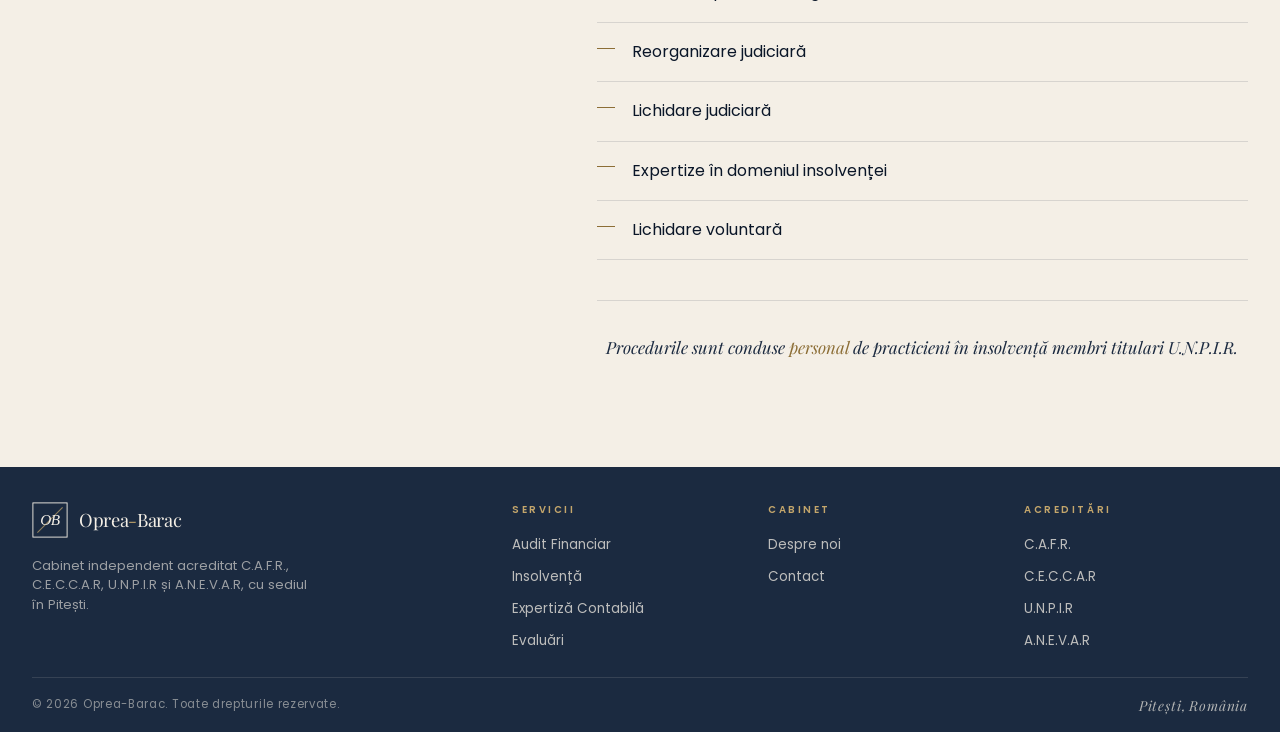
<file: insolventa.html>
<!DOCTYPE html>
<html lang="ro">
<head>
<meta charset="UTF-8">
<meta name="viewport" content="width=device-width, initial-scale=1.0">
<title>Insolvență — Oprea-Barac</title>
<link rel="preconnect" href="https://fonts.googleapis.com">
<link rel="preconnect" href="https://fonts.gstatic.com" crossorigin>
<link href="https://fonts.googleapis.com/css2?family=Playfair+Display:ital,wght@0,400..900;1,400..900&family=Poppins:ital,wght@0,300;0,400;0,500;0,600;0,700;1,400&display=swap" rel="stylesheet">
<link rel="stylesheet" href="interior.css">

</head>
<body>

<div class="topbar"><div class="topbar-inner">
  <div class="topbar-left">
    <a href="tel:+40744335654">
      <svg class="topbar-icon" viewBox="0 0 16 16" fill="none" stroke="currentColor" stroke-width="1.4" stroke-linecap="round" stroke-linejoin="round" aria-hidden="true"><path d="M14.5 11.5v2a1 1 0 0 1-1.1 1 13.2 13.2 0 0 1-5.7-2 13 13 0 0 1-4-4 13.2 13.2 0 0 1-2-5.7A1 1 0 0 1 2.5 1.5h2a1 1 0 0 1 1 .9 8.6 8.6 0 0 0 .5 1.9 1 1 0 0 1-.2 1.4l-.8.9a10.7 10.7 0 0 0 4 4l.9-.8a1 1 0 0 1 1.4-.2 8.6 8.6 0 0 0 1.9.5 1 1 0 0 1 .9 1z"/></svg>
      +40 744 335 654
    </a>
    <a href="mailto:oprea.luminita@yahoo.com">
      <svg class="topbar-icon" viewBox="0 0 16 16" fill="none" stroke="currentColor" stroke-width="1.4" stroke-linecap="round" stroke-linejoin="round" aria-hidden="true"><rect x="2" y="3.5" width="12" height="9" rx="1"/><path d="M2 5l6 4 6-4"/></svg>
      oprea.luminita@yahoo.com
    </a>
  </div>
  <div class="topbar-right">
    <span class="lang">RO</span>
  </div>
</div></div>

<header class="header"><div class="header-inner">
  <a href="index.html" class="logo">
    <svg class="logo-mark-svg" viewBox="0 0 40 40" aria-hidden="true">
      <rect x="1" y="1" width="38" height="38" stroke="currentColor" stroke-width="1" fill="none"/>
      <line x1="6" y1="34" x2="34" y2="6" stroke="var(--accent-deep)" stroke-width="1.2" opacity="0.55"/>
      <text x="20" y="26" text-anchor="middle" font-family="'Fraunces', Georgia, serif" font-size="17" font-style="italic" font-weight="350" fill="currentColor" letter-spacing="-0.5">OB</text>
    </svg>
    <span class="logo-text">Oprea<span class="logo-mark">-</span>Barac</span>
  </a>
  <button class="nav-toggle" aria-label="Deschide meniul" aria-expanded="false" aria-controls="primary-nav">
    <span class="bar"></span><span class="bar"></span><span class="bar"></span>
  </button>
  <nav class="nav" id="primary-nav">
      <a href="index.html">Home</a>
      <a href="despre.html">Despre Noi</a>
      <span class="has-submenu">
        <a href="audit.html">Audit Financiar<span class="chev">▾</span></a>
        <ul class="submenu">
          <li><a href="#"><span>Raport transparență 2020</span><span class="pdf-flag">PDF</span></a></li>
          <li><a href="#"><span>Raport transparență 2021</span><span class="pdf-flag">PDF</span></a></li>
          <li><a href="#"><span>Raport transparență 2022</span><span class="pdf-flag">PDF</span></a></li>
          <li><a href="#"><span>Raport transparență 2023</span><span class="pdf-flag">PDF</span></a></li>
          <li><a href="#"><span>Raport transparență 2024</span><span class="pdf-flag">PDF</span></a></li>
          <li><a href="#"><span>Raport transparență 2025</span><span class="pdf-flag">PDF</span></a></li>
        </ul>
      </span>
      <a href="insolventa.html" class="active">Insolvență</a>
      <a href="expertiza.html">Expertiză Contabilă</a>
      <a href="evaluari.html">Evaluări</a>
      <a href="contact.html" class="nav-cta">Contact</a>
    </nav>
</div></header>

<section class="page-banner">
  <div class="page-banner-inner">
    <div class="crumb">
      <a href="index.html">Oprea-Barac</a>
      <span class="sep">›</span>
    </div>
    <h1 class="page-title">Insolvență</h1>
  </div>
</section>
<section class="page-split scroll-reveal">
  <div class="page-split-image">
    <div class="photo" style="background-image: url('images/page-insolventa.jpg');"></div>
  </div>
  <div class="page-content split">
<p>Suntem practicieni în insolvență definitivi, membri ai Uniunii Naționale a Practicienilor în Insolvență din România (U.N.P.I.R.). În calitate de administratori judiciari, abordăm problematica insolvenței dintr-o perspectivă complexă, multilaterală — îmbinând și evidențiind aspectele care concură ca determinant la soluționarea cazurilor de acest tip, insistând pe două mari direcții de acțiune:</p>

<ul class="bullets">
  <li><strong>Dimensiunea economică</strong> — evaluarea activelor, restructurarea operațională, recuperarea creanțelor.</li>
  <li><strong>Dimensiunea juridică</strong> — respectarea termenelor procedurale, raportarea către judecătorul-sindic, protecția drepturilor părților.</li>
</ul>

<p>Rolul asumat în acest domeniu ne obligă să diminuăm la maximum efectele negative — economice și sociale — pe care o societate ajunsă în insolvență le are asupra clienților, furnizorilor, comunității locale și bugetului de stat.</p>

<p>Pentru fiecare societate insolventă gândim și aplicăm o strategie mixtă, economică și juridică, menită să gestioneze situațiile de criză și să accelereze procesele economice și procedurile legale, astfel încât rezultatul să fie unul optim și concis: <strong>recuperarea rapidă și integrală a creanțelor</strong>.</p>

<p>Procedurile de insolvență sunt derulate de o echipă specializată în managementul crizei, cu suportul unor avocați, evaluatori, juriști și economiști atestați, având calificarea, experiența și suportul tehnic necesar administrării societăților aflate în insolvență, indiferent de obiectul de activitate.</p>

<h3>Suntem specializați în următoarele domenii de <em>insolvență</em></h3>

<ul class="bullets">
  <li>Consultanță în restructurarea companiilor</li>
  <li>Mandat ad-hoc</li>
  <li>Concordat preventiv</li>
  <li>Consultanță în domeniul insolvenței</li>
  <li>Întocmire plan de reorganizare</li>
  <li>Reorganizare judiciară</li>
  <li>Lichidare judiciară</li>
  <li>Expertize în domeniul insolvenței</li>
  <li>Lichidare voluntară</li>
</ul>

<p class="closing">Procedurile sunt conduse <em>personal</em> de practicieni în insolvență membri titulari U.N.P.I.R.</p>
  </div>
</section>

<footer class="footer"><div class="footer-inner">
  <div class="footer-top">
    <div class="footer-brand">
      <a href="index.html" class="logo">
        <svg class="logo-mark-svg" viewBox="0 0 40 40" aria-hidden="true">
          <rect x="1" y="1" width="38" height="38" stroke="currentColor" stroke-width="1" fill="none"/>
          <line x1="6" y1="34" x2="34" y2="6" stroke="var(--accent-light)" stroke-width="1.2" opacity="0.7"/>
          <text x="20" y="26" text-anchor="middle" font-family="'Fraunces', Georgia, serif" font-size="17" font-style="italic" font-weight="350" fill="currentColor" letter-spacing="-0.5">OB</text>
        </svg>
        <span class="logo-text">Oprea<span class="logo-mark">-</span>Barac</span>
      </a>
      <p>Cabinet independent acreditat C.A.F.R., C.E.C.C.A.R, U.N.P.I.R și A.N.E.V.A.R, cu sediul în Pitești.</p>
    </div>
    <div class="footer-col"><h4>Servicii</h4><ul>
      <li><a href="audit.html">Audit Financiar</a></li>
      <li><a href="insolventa.html">Insolvență</a></li>
      <li><a href="expertiza.html">Expertiză Contabilă</a></li>
      <li><a href="evaluari.html">Evaluări</a></li>
    </ul></div>
    <div class="footer-col"><h4>Cabinet</h4><ul>
      <li><a href="despre.html">Despre noi</a></li>
      <li><a href="contact.html">Contact</a></li>
    </ul></div>
    <div class="footer-col"><h4>Acreditări</h4><ul>
      <li><a href="#">C.A.F.R.</a></li>
      <li><a href="#">C.E.C.C.A.R</a></li>
      <li><a href="#">U.N.P.I.R</a></li>
      <li><a href="#">A.N.E.V.A.R</a></li>
    </ul></div>
  </div>
  <div class="footer-bottom">
    <p>© 2026 Oprea-Barac. Toate drepturile rezervate.</p>
    <p class="footer-meta">Pitești, România</p>
  </div>
</div></footer>

<script>
// Scroll reveal
const observer = new IntersectionObserver((entries) => {
  entries.forEach((entry) => {
    if (entry.isIntersecting) {
      entry.target.classList.add('visible');
      observer.unobserve(entry.target);
    }
  });
}, { threshold: 0.12, rootMargin: '0px 0px -60px 0px' });
document.querySelectorAll('.scroll-reveal').forEach((el) => observer.observe(el));

// Mobile nav drawer
(function () {
  const toggle = document.querySelector('.nav-toggle');
  const nav = document.querySelector('.nav');
  if (!toggle || !nav) return;

  const backdrop = document.createElement('div');
  backdrop.className = 'nav-backdrop';
  document.body.appendChild(backdrop);

  function setOpen(open) {
    nav.classList.toggle('is-open', open);
    document.body.classList.toggle('nav-open', open);
    toggle.setAttribute('aria-expanded', String(open));
    toggle.setAttribute('aria-label', open ? 'Închide meniul' : 'Deschide meniul');
  }

  toggle.addEventListener('click', () => setOpen(!nav.classList.contains('is-open')));
  backdrop.addEventListener('click', () => setOpen(false));
  document.addEventListener('keydown', (e) => {
    if (e.key === 'Escape' && nav.classList.contains('is-open')) setOpen(false);
  });
  nav.addEventListener('click', (e) => {
    if (e.target.closest('a')) setOpen(false);
  });
  window.addEventListener('resize', () => {
    if (window.innerWidth > 980 && nav.classList.contains('is-open')) setOpen(false);
  });

  // Submenu chevron — tap-to-expand on mobile (desktop keeps hover behavior)
  nav.querySelectorAll('.has-submenu .chev').forEach((chev) => {
    chev.addEventListener('click', (e) => {
      if (window.innerWidth > 980) return;
      e.preventDefault();
      e.stopPropagation();
      chev.closest('.has-submenu').classList.toggle('is-expanded');
    });
  });
})();
</script>

</body>
</html>
</file>
<file: interior.css>
/* Oprea-Barac — shared styles for interior pages */
:root {
  --ink: #0A1628;
  --ink-soft: #1B2A40;
  --ink-mute: #3a4759;
  --paper: #F4EFE6;
  --paper-soft: #EDE6D8;
  --paper-deep: #E2D9C6;
  --accent: #A88747;
  --accent-deep: #8C6E36;
  --accent-light: #C4A66B;
  --muted: #5C6B7A;
  --line: rgba(10, 22, 40, 0.12);
  --line-soft: rgba(10, 22, 40, 0.07);
  --serif: 'Playfair Display', 'Times New Roman', serif;
  --sans: 'Poppins', -apple-system, system-ui, sans-serif;
  --container: 1280px;
  --pad-x: 2rem;
}
* { box-sizing: border-box; margin: 0; padding: 0; }
html { scroll-behavior: smooth; }
body {
  font-family: var(--sans);
  background: var(--paper);
  color: var(--ink);
  line-height: 1.6;
  -webkit-font-smoothing: antialiased;
  overflow-x: hidden;
  position: relative;
}
body::before {
  content: '';
  position: fixed; inset: 0;
  pointer-events: none; z-index: 1;
  opacity: 0.45;
  background-image: url("data:image/svg+xml;utf8,<svg xmlns='http://www.w3.org/2000/svg' width='220' height='220'><filter id='n'><feTurbulence type='fractalNoise' baseFrequency='0.85' numOctaves='2' stitchTiles='stitch'/><feColorMatrix values='0 0 0 0 0.04, 0 0 0 0 0.09, 0 0 0 0 0.16, 0 0 0 0.04 0'/></filter><rect width='100%25' height='100%25' filter='url(%23n)'/></svg>");
  mix-blend-mode: multiply;
}
.marble {
  background:
    radial-gradient(ellipse 60% 50% at 30% 35%, rgba(255,255,255,0.18), transparent 60%),
    radial-gradient(ellipse 70% 60% at 80% 70%, rgba(168,135,71,0.22), transparent 60%),
    linear-gradient(135deg, var(--ink) 0%, var(--ink-soft) 100%);
  position: relative; overflow: hidden;
}
.marble::before {
  content: ''; position: absolute; inset: 0;
  background-image: url("data:image/svg+xml;utf8,<svg xmlns='http://www.w3.org/2000/svg' width='400' height='400'><filter id='m'><feTurbulence type='turbulence' baseFrequency='0.012' numOctaves='3' seed='5'/><feColorMatrix values='0 0 0 0 0.95, 0 0 0 0 0.93, 0 0 0 0 0.88, 0 0 0 0.5 0'/></filter><rect width='100%25' height='100%25' filter='url(%23m)' opacity='0.3'/></svg>");
  mix-blend-mode: screen; opacity: 0.35;
}
.marble::after {
  content: ''; position: absolute; inset: 0;
  background-image: url("data:image/svg+xml;utf8,<svg xmlns='http://www.w3.org/2000/svg' width='800' height='800'><filter id='v'><feTurbulence baseFrequency='0.004' numOctaves='5' seed='2'/><feDisplacementMap in='SourceGraphic' scale='40'/></filter><g filter='url(%23v)'><path d='M0,200 Q200,100 400,250 T800,300' stroke='rgba(244,239,230,0.18)' stroke-width='1' fill='none'/><path d='M0,500 Q300,400 500,550 T800,600' stroke='rgba(244,239,230,0.12)' stroke-width='1' fill='none'/><path d='M100,0 Q300,300 200,600 T400,800' stroke='rgba(196,166,107,0.15)' stroke-width='1' fill='none'/></g></svg>");
  mix-blend-mode: overlay; opacity: 0.6;
}

/* Topbar + Header */
.topbar {
  background: var(--ink); color: var(--paper);
  font-size: 0.74rem; letter-spacing: 0.14em; text-transform: uppercase;
  position: relative; z-index: 10;
}
.topbar-inner {
  max-width: var(--container); margin: 0 auto;
  padding: 0.7rem var(--pad-x);
  display: flex; justify-content: space-between; align-items: center; gap: 2rem;
}
.topbar-left { display: flex; gap: 1.4rem; align-items: center; opacity: 0.9; flex-wrap: wrap; }
.topbar-left .dot { color: var(--accent-light); }
.topbar a { color: inherit; text-decoration: none; opacity: 0.85; transition: opacity .2s, color .2s; display: inline-flex; align-items: center; gap: 0.45rem; }
.topbar a:hover { opacity: 1; color: var(--accent-light); }
.topbar-icon { width: 13px; height: 13px; opacity: 0.7; flex-shrink: 0; }
.topbar a:hover .topbar-icon { opacity: 1; }
.topbar-right { display: flex; gap: 1.6rem; align-items: center; }
.topbar .lang {
  color: var(--accent-light); border: 1px solid rgba(196,166,107,0.4);
  padding: 0.18rem 0.55rem; letter-spacing: 0.18em; font-size: 0.66rem;
}

.header {
  position: sticky; top: 0; z-index: 100;
  border-bottom: 1px solid var(--line);
  backdrop-filter: blur(14px); -webkit-backdrop-filter: blur(14px);
  background: rgba(244, 239, 230, 0.9);
}
.header-inner {
  max-width: var(--container); margin: 0 auto;
  padding: 1rem var(--pad-x);
  display: flex; justify-content: space-between; align-items: center;
}
.logo {
  font-family: var(--serif); font-weight: 400;
  font-size: 1.45rem; letter-spacing: -0.02em;
  color: var(--ink); text-decoration: none;
  display: inline-flex; align-items: center; gap: 0.7rem;
  font-variation-settings: "opsz" 80, "SOFT" 30;
}
.logo-mark-svg {
  width: 36px; height: 36px;
  flex-shrink: 0;
  color: var(--ink);
}
.footer-brand .logo-mark-svg { color: var(--paper); }
.logo-text { line-height: 1; }
.logo-mark { font-style: italic; color: var(--accent-deep); font-variation-settings: "opsz" 80, "SOFT" 100; }
.logo-sub {
  font-family: var(--sans); font-size: 0.64rem;
  letter-spacing: 0.24em; text-transform: uppercase;
  color: var(--muted); font-weight: 500;
}
.nav { display: flex; gap: 1.8rem; align-items: center; }
.nav a {
  color: var(--ink); text-decoration: none;
  font-size: 0.84rem; font-weight: 500; letter-spacing: 0.02em;
  position: relative; padding: 0.3rem 0; transition: color .2s;
}
.nav a:not(.nav-cta)::after {
  content: ''; position: absolute; bottom: -2px; left: 0;
  width: 0; height: 1px; background: var(--accent);
  transition: width .35s ease;
}
.nav a:not(.nav-cta):hover::after { width: 100%; }
.nav a:hover { color: var(--accent-deep); }
.nav a.active { color: var(--accent-deep); }
.nav a.active::after { width: 100%; }
.nav-cta {
  background: var(--ink); color: var(--paper) !important;
  padding: 0.7rem 1.4rem !important; letter-spacing: 0.18em !important;
  text-transform: uppercase; font-size: 0.72rem !important;
  transition: background .25s;
}
.nav-cta:hover { background: var(--accent-deep); color: var(--paper) !important; }

/* Nav dropdown / submenu (Audit Financiar → Rapoarte transparență) */
.nav .has-submenu { position: relative; }
.nav .has-submenu > a .chev {
  display: inline-block;
  margin-left: 0.35em;
  font-size: 0.65em;
  vertical-align: 1px;
  opacity: 0.55;
  transition: opacity .2s;
}
.nav .has-submenu:hover > a .chev,
.nav .has-submenu:focus-within > a .chev { opacity: 1; }
.submenu {
  position: absolute;
  top: 100%;
  left: -1rem;
  min-width: 280px;
  background: var(--paper);
  border: 1px solid var(--line);
  box-shadow: 0 18px 40px rgba(10,22,40,0.12);
  padding: 0.6rem 0;
  list-style: none;
  opacity: 0;
  visibility: hidden;
  transform: translateY(-4px);
  transition: opacity .18s ease, transform .18s ease, visibility .18s;
  z-index: 200;
}
/* Invisible bridge so the menu stays open while the cursor moves from
   the trigger down into the menu. Anchored to .has-submenu (NOT .submenu)
   so it (a) only spans the trigger's width — not the 280px submenu — and
   (b) doesn't move with the submenu's close transform, which would
   otherwise sweep it across adjacent nav items and re-fire :hover. */
.nav .has-submenu::before {
  content: '';
  position: absolute;
  top: 100%;
  left: 0; right: 0;
  height: 14px;
}
.nav .has-submenu:hover .submenu,
.nav .has-submenu:focus-within .submenu { opacity: 1; visibility: visible; transform: translateY(14px); }
.submenu li { margin: 0; }
.submenu a {
  display: flex !important;
  align-items: center;
  justify-content: space-between;
  gap: 1rem;
  padding: 0.7rem 1.2rem !important;
  font-size: 0.82rem !important;
  letter-spacing: 0 !important;
  color: var(--ink) !important;
  text-transform: none !important;
  font-weight: 500;
  border-bottom: 1px solid var(--line-soft);
}
.submenu li:last-child a { border-bottom: none; }
.submenu a::after { display: none !important; }
.submenu a:hover { background: var(--paper-soft); color: var(--accent-deep) !important; }
.submenu .pdf-flag {
  font-size: 0.6rem;
  letter-spacing: 0.18em;
  text-transform: uppercase;
  color: var(--muted);
  border: 1px solid var(--line);
  padding: 0.18rem 0.45rem;
  border-radius: 2px;
  font-weight: 600;
}
.submenu a:hover .pdf-flag { color: var(--accent-deep); border-color: var(--accent); }

/* Mobile hamburger toggle — hidden on desktop, shown via media query below */
.nav-toggle {
  display: none;
  width: 44px; height: 44px;
  background: transparent;
  border: 0;
  cursor: pointer;
  padding: 0;
  flex-direction: column;
  align-items: center;
  justify-content: center;
  gap: 5px;
  position: relative;
  z-index: 120; /* above nav drawer (110) so it stays tappable when open */
  -webkit-tap-highlight-color: transparent;
}
.nav-toggle:focus-visible { outline: 2px solid var(--accent); outline-offset: 2px; }
.nav-toggle .bar {
  display: block;
  width: 22px; height: 1.5px;
  background: var(--ink);
  transition: transform .25s ease, opacity .25s ease;
  transform-origin: center;
}
.nav-toggle[aria-expanded="true"] .bar:nth-child(1) { transform: translateY(6.5px) rotate(45deg); }
.nav-toggle[aria-expanded="true"] .bar:nth-child(2) { opacity: 0; }
.nav-toggle[aria-expanded="true"] .bar:nth-child(3) { transform: translateY(-6.5px) rotate(-45deg); }

/* Mobile nav backdrop (created dynamically via JS, appended to body) */
.nav-backdrop {
  position: fixed;
  inset: 0;
  background: rgba(10, 22, 40, 0.5);
  opacity: 0;
  visibility: hidden;
  transition: opacity .3s ease, visibility .3s ease;
  z-index: 95; /* below header (100) so the X stays visible above it */
}
body.nav-open .nav-backdrop { opacity: 1; visibility: visible; }
body.nav-open { overflow: hidden; }

/* Page header (legacy — used only by 'standard' layout if any) */
.page-head {
  max-width: var(--container);
  margin: 0 auto;
  padding: 5rem var(--pad-x) 2.5rem;
  position: relative;
}

/* PAGE BANNER — Velican-style header bar (used by split + contact layouts) */
.page-banner {
  background: var(--paper-soft);
  padding: 3.5rem var(--pad-x) 3rem;
  border-bottom: 1px solid var(--line);
}
.page-banner-inner {
  max-width: var(--container);
  margin: 0 auto;
}
.page-banner .crumb {
  font-size: 0.7rem;
  letter-spacing: 0.28em;
  text-transform: uppercase;
  color: var(--accent-deep);
  margin-bottom: 1rem;
  display: flex;
  align-items: center;
  gap: 0.7rem;
  font-weight: 500;
}
.page-banner .crumb::before {
  content: '';
  width: 36px; height: 1px;
  background: var(--accent);
  display: block;
}
.page-banner .crumb a {
  color: var(--muted);
  text-decoration: none;
  transition: color .2s;
}
.page-banner .crumb a:hover { color: var(--accent-deep); }
.page-banner .crumb .sep {
  color: var(--muted);
  font-size: 0.9rem;
}
.page-banner .page-title {
  font-family: var(--serif);
  font-weight: 320;
  font-size: clamp(2.4rem, 4.5vw, 3.6rem);
  line-height: 1.04;
  letter-spacing: -0.022em;
  color: var(--ink);
  font-variation-settings: "opsz" 144, "SOFT" 30;
  text-wrap: pretty;
}

/* CONTACT GRID — symmetric 3-column layout for the contact page */
.contact-grid {
  background: var(--paper);
  padding: 5rem var(--pad-x) 4rem;
}
.contact-grid-inner {
  max-width: var(--container);
  margin: 0 auto;
  display: grid;
  grid-template-columns: repeat(3, 1fr);
  gap: 0;
  border-top: 1px solid var(--line);
  border-bottom: 1px solid var(--line);
}
.contact-col {
  text-align: center;
  padding: 3rem 2rem;
  display: flex;
  flex-direction: column;
  align-items: center;
  border-right: 1px solid var(--line);
}
.contact-col:last-child { border-right: none; }
.contact-col .info-icon {
  display: inline-flex;
  align-items: center;
  justify-content: center;
  width: 60px; height: 60px;
  border: 1px solid var(--accent);
  border-radius: 50%;
  color: var(--accent-deep);
  margin-bottom: 1.4rem;
  background: var(--paper);
  transition: background .25s, color .25s, transform .25s;
}
.contact-col:hover .info-icon {
  background: var(--accent);
  color: var(--paper);
  transform: translateY(-2px);
}
.contact-col .info-icon svg { width: 24px; height: 24px; }
.contact-col .lbl {
  font-size: 0.66rem;
  letter-spacing: 0.28em;
  text-transform: uppercase;
  color: var(--accent-deep);
  font-weight: 600;
  margin-bottom: 1rem;
}
.contact-col .v {
  font-family: var(--serif);
  font-weight: 350;
  font-size: clamp(1rem, 1.3vw, 1.18rem);
  letter-spacing: -0.005em;
  color: var(--ink);
  text-decoration: none;
  display: block;
  line-height: 1.5;
  font-variation-settings: "opsz" 80, "SOFT" 40;
  margin-bottom: 0.4rem;
  transition: color .2s;
}
.contact-col a.v:hover { color: var(--accent-deep); }

/* CONTACT MAP — full-width below the grid */
.contact-map-section {
  padding: 0 var(--pad-x) 5rem;
  max-width: var(--container);
  margin: 0 auto;
}
.contact-map {
  border: 1px solid var(--line);
  overflow: hidden;
  filter: grayscale(0.3) contrast(0.95);
}
.contact-map iframe { display: block; }

@media (max-width: 760px) {
  .contact-grid-inner { grid-template-columns: 1fr; }
  .contact-col { border-right: none; border-bottom: 1px solid var(--line); padding: 2.4rem 1.2rem; }
  .contact-col:last-child { border-bottom: none; }
  .page-banner { padding: 2.5rem 1.2rem 2rem; }
}
.crumb {
  font-size: 0.7rem; letter-spacing: 0.28em; text-transform: uppercase;
  color: var(--accent-deep); margin-bottom: 2rem; font-weight: 500;
  display: flex; align-items: center; gap: 0.9rem;
}
.crumb::before { content: ''; width: 36px; height: 1px; background: var(--accent); }
.crumb a { color: var(--muted); text-decoration: none; transition: color .2s; }
.crumb a:hover { color: var(--accent-deep); }
.crumb .sep { color: var(--muted); }
.page-head h1 {
  font-family: var(--serif); font-weight: 320;
  font-size: clamp(2.6rem, 6vw, 5.4rem);
  line-height: 0.98; letter-spacing: -0.032em;
  color: var(--ink);
  font-variation-settings: "opsz" 144, "SOFT" 30;
  text-wrap: pretty;
  max-width: 16ch;
}
.page-head h1 em {
  font-style: italic; font-weight: 320; color: var(--accent-deep);
  font-variation-settings: "opsz" 144, "SOFT" 100;
}
.page-head .lede {
  font-family: var(--serif); font-weight: 350;
  font-size: clamp(1.2rem, 1.9vw, 1.6rem);
  font-style: italic;
  color: var(--ink-soft); margin-top: 2rem; max-width: 56ch;
  line-height: 1.5;
  font-variation-settings: "opsz" 80, "SOFT" 100;
}

/* Velican-style simple page layout: photo + narrow content */
.page-photo {
  max-width: var(--container);
  margin: 0 auto 4rem;
  padding: 0 var(--pad-x);
}
.page-photo .photo {
  aspect-ratio: 21/9;
  background-color: var(--ink);
  background-size: cover;
  background-position: center;
  background-repeat: no-repeat;
  filter: grayscale(0.2) contrast(1.04);
  position: relative;
  overflow: hidden;
}
.page-photo .photo::after {
  content: '';
  position: absolute; inset: 0;
  background: linear-gradient(180deg, transparent 60%, rgba(10,22,40,0.18) 100%);
  pointer-events: none;
}

.page-content {
  max-width: 820px;
  margin: 0 auto;
  padding: 0 var(--pad-x) 5rem;
}
.page-content.split {
  max-width: none;
  padding: 0;
}

/* Split layout: image left, content right (used by all interior pages except contact) */
.page-split {
  max-width: var(--container);
  margin: 0 auto;
  padding: 4.5rem var(--pad-x) 5rem;
  display: grid;
  grid-template-columns: 1fr 1.3fr;
  gap: 4rem;
  align-items: start;
}
.page-split-image {
  position: sticky;
  top: 130px;
}
.page-split-image .photo {
  aspect-ratio: 3/4;
  background-color: var(--ink);
  background-size: cover;
  background-position: center;
  filter: grayscale(0.2) contrast(1.04);
  width: 100%;
  position: relative;
  overflow: hidden;
}
.page-split-image .photo::after {
  content: '';
  position: absolute; inset: 0;
  background: linear-gradient(180deg, transparent 70%, rgba(10,22,40,0.18) 100%);
  pointer-events: none;
}
@media (max-width: 980px) {
  .page-split { grid-template-columns: 1fr; gap: 2rem; padding: 2rem 1.2rem 3rem; }
  .page-split-image { position: static; }
  .page-split-image .photo { aspect-ratio: 16/9; max-height: 360px; }
}
.page-content .kicker {
  font-family: var(--serif);
  font-weight: 400;
  font-size: 0.95rem;
  letter-spacing: 0.18em;
  text-transform: uppercase;
  color: var(--ink);
  display: inline-block;
  margin-bottom: 2.2rem;
  padding: 0.4rem 1rem 0.4rem 0;
  border-bottom: 1px solid var(--accent);
  font-variation-settings: "opsz" 80, "SOFT" 30;
}
.page-content .kicker em {
  font-style: italic;
  color: var(--accent-deep);
  font-variation-settings: "opsz" 80, "SOFT" 100;
}
.page-content p {
  font-size: 1.05rem;
  line-height: 1.78;
  color: var(--ink-soft);
  margin-bottom: 1.5rem;
}
.page-content p strong { color: var(--ink); font-weight: 600; }
.page-content p:first-of-type::first-letter {
  font-family: var(--serif); font-style: italic; font-weight: 300;
  font-size: 3.6em; float: left; line-height: 0.85;
  margin-right: 0.55rem; margin-top: 0.45rem;
  color: var(--accent-deep);
  font-variation-settings: "opsz" 144, "SOFT" 100;
}
.page-content h3 {
  font-family: var(--serif);
  font-weight: 350;
  font-size: 1.45rem;
  line-height: 1.2;
  letter-spacing: -0.012em;
  color: var(--ink);
  margin: 2.5rem 0 1rem;
  font-variation-settings: "opsz" 80, "SOFT" 40;
}
.page-content h3 em {
  font-style: italic;
  color: var(--accent-deep);
  font-variation-settings: "opsz" 80, "SOFT" 100;
}

.bullets {
  list-style: none;
  margin: 1.8rem 0 2.5rem;
  padding: 0;
  border-top: 1px solid var(--line);
}
.bullets li {
  font-size: 1rem;
  line-height: 1.65;
  color: var(--ink);
  padding: 1rem 0 1rem 2.2rem;
  position: relative;
  border-bottom: 1px solid var(--line);
}
.bullets li::before {
  content: '';
  position: absolute;
  left: 0; top: 1.55rem;
  width: 18px; height: 1px;
  background: var(--accent-deep);
}
.bullets li strong {
  font-family: var(--serif);
  font-weight: 360;
  font-size: 1.05rem;
  font-variation-settings: "opsz" 80, "SOFT" 40;
  color: var(--ink);
  margin-right: 0.4rem;
}

.closing {
  margin-top: 2.5rem;
  padding-top: 2rem;
  border-top: 1px solid var(--line);
  font-family: var(--serif);
  font-style: italic;
  font-weight: 350;
  font-size: 1.2rem;
  color: var(--ink);
  line-height: 1.5;
  font-variation-settings: "opsz" 80, "SOFT" 100;
  text-align: center;
}
.closing em { color: var(--accent-deep); }

/* Content blocks (LEGACY — kept for non-redesigned sections) */
.section {
  max-width: var(--container);
  margin: 0 auto;
  padding: 4rem var(--pad-x);
}
.two-col {
  display: grid;
  grid-template-columns: 0.8fr 1.4fr;
  gap: 5rem;
  align-items: start;
}
.col-label {
  font-size: 0.7rem; letter-spacing: 0.3em; text-transform: uppercase;
  color: var(--accent-deep); font-weight: 500;
  display: flex; align-items: center; gap: 0.85rem; padding-top: 0.6rem;
}
.col-label::before { content: ''; width: 24px; height: 1px; background: var(--accent); }
.col-body h2 {
  font-family: var(--serif); font-weight: 320;
  font-size: clamp(1.8rem, 3vw, 2.6rem);
  line-height: 1.06; letter-spacing: -0.02em;
  margin-bottom: 1.4rem;
  font-variation-settings: "opsz" 144, "SOFT" 50;
  max-width: 22ch; text-wrap: pretty;
}
.col-body h2 em {
  font-style: italic; color: var(--accent-deep);
  font-variation-settings: "opsz" 144, "SOFT" 100;
}
.col-body p {
  color: var(--ink-soft); font-size: 1.02rem;
  margin-bottom: 1.1rem; line-height: 1.7;
  max-width: 60ch;
}
.col-body p.dropcap::first-letter {
  font-family: var(--serif); font-style: italic; font-weight: 300;
  font-size: 4em; float: left; line-height: 0.85;
  margin-right: 0.65rem; margin-top: 0.5rem;
  color: var(--accent-deep);
  font-variation-settings: "opsz" 144, "SOFT" 100;
}

/* Service-page hero strip with org tag */
.org-strip {
  display: inline-flex; align-items: center; gap: 1rem;
  padding: 0.5rem 0.9rem 0.5rem 0;
  font-size: 0.7rem; letter-spacing: 0.3em; text-transform: uppercase;
  color: var(--accent-deep); font-weight: 600;
}
.org-strip .badge {
  border: 1px solid var(--accent);
  padding: 0.3rem 0.7rem;
  letter-spacing: 0.2em;
  color: var(--accent-deep);
}

/* What/services list */
.svc-list { display: flex; flex-direction: column; }
.svc-list-row {
  display: grid;
  grid-template-columns: 80px 1fr 1.5fr;
  gap: 2rem;
  padding: 2rem 0;
  border-top: 1px solid var(--line);
  align-items: baseline;
}
.svc-list-row:last-child { border-bottom: 1px solid var(--line); }
.svc-list-row .num {
  font-family: var(--serif); font-style: italic; font-weight: 300;
  font-size: 1.2rem; color: var(--accent-deep);
  font-variation-settings: "opsz" 80, "SOFT" 100;
}
.svc-list-row .title {
  font-family: var(--serif); font-weight: 360;
  font-size: 1.4rem; line-height: 1.15;
  letter-spacing: -0.014em;
  font-variation-settings: "opsz" 80, "SOFT" 40;
  text-wrap: pretty;
}
.svc-list-row .desc {
  font-size: 0.95rem; color: var(--ink-soft); line-height: 1.65;
  max-width: 50ch;
}

/* Process — numbered steps on dark */
.process {
  background: var(--ink); color: var(--paper);
  padding: 6rem 0;
  margin-top: 4rem;
}
.process-inner {
  max-width: var(--container); margin: 0 auto;
  padding: 0 var(--pad-x);
}
.process-head {
  display: grid; grid-template-columns: 1.2fr 1fr;
  gap: 3rem; align-items: end;
  margin-bottom: 3.5rem; padding-bottom: 2.5rem;
  border-bottom: 1px solid rgba(244,239,230,0.18);
}
.process .col-label { color: var(--accent-light); }
.process .col-label::before { background: var(--accent-light); }
.process h2 {
  font-family: var(--serif); font-weight: 320;
  font-size: clamp(1.8rem, 3.4vw, 2.8rem);
  line-height: 1.05; letter-spacing: -0.022em;
  font-variation-settings: "opsz" 144, "SOFT" 50;
  max-width: 22ch; text-wrap: pretty;
}
.process h2 em {
  font-style: italic; color: var(--accent-light);
  font-variation-settings: "opsz" 144, "SOFT" 100;
}
.process-intro {
  color: rgba(244,239,230,0.7); font-size: 1rem; line-height: 1.65;
  max-width: 38ch; padding-bottom: 0.4rem;
}

.steps { display: grid; grid-template-columns: repeat(4, 1fr); gap: 0; }
.step {
  padding: 2rem 1.6rem 0 0;
  border-top: 1px solid rgba(244,239,230,0.18);
}
.step .n {
  font-family: var(--serif); font-style: italic; font-weight: 300;
  font-size: 1.05rem; color: var(--accent-light); margin-bottom: 1.2rem;
  display: block;
  font-variation-settings: "opsz" 80, "SOFT" 100;
}
.step h3 {
  font-family: var(--serif); font-weight: 360;
  font-size: 1.2rem; line-height: 1.2;
  margin-bottom: 0.8rem; letter-spacing: -0.012em;
  font-variation-settings: "opsz" 80, "SOFT" 40;
}
.step p {
  color: rgba(244,239,230,0.7); font-size: 0.88rem; line-height: 1.6;
}

/* Quote block */
.pull-quote {
  max-width: var(--container);
  margin: 5rem auto;
  padding: 0 var(--pad-x);
  text-align: center;
}
.pull-quote blockquote {
  font-family: var(--serif); font-weight: 320; font-style: italic;
  font-size: clamp(1.6rem, 3vw, 2.4rem);
  line-height: 1.3; letter-spacing: -0.016em;
  color: var(--ink); max-width: 28ch; margin: 0 auto;
  font-variation-settings: "opsz" 144, "SOFT" 100;
}
.pull-quote blockquote::before {
  content: '“'; display: block; font-size: 4rem; color: var(--accent);
  line-height: 0.6; margin-bottom: 1.2rem; opacity: 0.7;
}
.pull-quote cite {
  display: block; font-style: normal;
  font-size: 0.7rem; letter-spacing: 0.28em; text-transform: uppercase;
  color: var(--muted); margin-top: 1.6rem; font-weight: 500;
}

/* CTA strip */
.cta-strip {
  background: var(--paper-soft);
  padding: 5rem 0;
  border-top: 1px solid var(--line);
  border-bottom: 1px solid var(--line);
}
.cta-strip-inner {
  max-width: var(--container); margin: 0 auto;
  padding: 0 var(--pad-x);
  display: grid; grid-template-columns: 1.4fr auto;
  gap: 4rem; align-items: center;
}
.cta-strip h3 {
  font-family: var(--serif); font-weight: 320;
  font-size: clamp(1.6rem, 2.8vw, 2.4rem);
  line-height: 1.1; letter-spacing: -0.02em;
  font-variation-settings: "opsz" 144, "SOFT" 50;
  max-width: 24ch; text-wrap: pretty;
}
.cta-strip h3 em {
  font-style: italic; color: var(--accent-deep);
  font-variation-settings: "opsz" 144, "SOFT" 100;
}
.cta-btn {
  display: inline-flex; align-items: center; gap: 0.85rem;
  background: var(--ink); color: var(--paper);
  padding: 1.1rem 2.2rem; text-decoration: none;
  font-size: 0.74rem; letter-spacing: 0.24em; text-transform: uppercase;
  font-weight: 600;
  transition: background .25s, gap .25s;
}
.cta-btn:hover { background: var(--accent-deep); gap: 1.3rem; }

/* Footer (compact) */
.footer {
  background: var(--ink-soft); color: var(--paper);
  padding: 2.2rem 0 1rem;
}
.footer-inner { max-width: var(--container); margin: 0 auto; padding: 0 var(--pad-x); }
.footer-top {
  display: grid; grid-template-columns: 2fr 1fr 1fr 1fr;
  gap: 2rem; padding-bottom: 1.5rem;
  border-bottom: 1px solid rgba(244,239,230,0.12);
}
.footer-brand .logo { color: var(--paper); font-size: 1.15rem; }
.footer-brand .logo-mark { color: var(--accent-light); }
.footer-brand .logo-sub { color: rgba(244,239,230,0.5); display: block; margin-top: 0.4rem; }
.footer-brand p {
  color: rgba(244,239,230,0.6); font-size: 0.82rem;
  max-width: 36ch; margin-top: 0.6rem; line-height: 1.5;
}
.footer-col h4 {
  font-weight: 600; font-size: 0.62rem;
  letter-spacing: 0.26em; text-transform: uppercase;
  color: var(--accent-light); margin-bottom: 0.8rem;
}
.footer-col ul { list-style: none; display: flex; flex-direction: column; gap: 0.4rem; }
.footer-col a {
  color: rgba(244,239,230,0.75); text-decoration: none;
  font-size: 0.84rem; transition: color .2s;
}
.footer-col a:hover { color: var(--accent-light); }
.footer-bottom {
  display: flex; justify-content: space-between; align-items: center;
  padding-top: 1rem; gap: 2rem; flex-wrap: wrap;
}
.footer-bottom p { font-size: 0.72rem; color: rgba(244,239,230,0.5); letter-spacing: 0.06em; }
.footer-bottom .footer-meta {
  font-family: var(--serif); font-style: italic;
  color: rgba(244,239,230,0.7); font-size: 0.86rem;
  font-variation-settings: "opsz" 80, "SOFT" 100;
}

/* Scroll reveal */
.scroll-reveal {
  opacity: 0; transform: translateY(20px);
  transition: opacity .9s cubic-bezier(0.2,0.8,0.2,1), transform .9s cubic-bezier(0.2,0.8,0.2,1);
}
.scroll-reveal.visible { opacity: 1; transform: translateY(0); }
/* If JS / IntersectionObserver doesn't run, still show content after a short delay */
@media (prefers-reduced-motion: reduce) {
  .scroll-reveal { opacity: 1; transform: none; transition: none; }
}

/* Responsive */
@media (max-width: 980px) {
  /* Hide topbar entirely on mobile (phone + email + lang) */
  .topbar { display: none; }

  .header-inner { padding: 1.1rem 1.2rem; }
  .logo-sub { display: none; }

  /* Hamburger visible on mobile */
  .nav-toggle { display: flex; }

  /* Nav becomes a slide-in drawer from the right */
  .nav {
    position: fixed;
    top: 0; right: 0;
    height: 100vh;
    width: min(340px, 88vw);
    background: var(--paper);
    border-left: 1px solid var(--line);
    box-shadow: -10px 0 40px rgba(10, 22, 40, 0.15);
    flex-direction: column;
    align-items: stretch;
    gap: 0;
    padding: 5rem 1.6rem 1.6rem;
    transform: translateX(100%);
    transition: transform .3s ease;
    z-index: 110; /* within header's stacking context — above logo, below toggle (120) */
    overflow-y: auto;
    -webkit-overflow-scrolling: touch;
  }
  .nav.is-open { transform: translateX(0); }

  /* Show all nav items in the drawer (overrides the desktop hide rules) */
  .nav a:not(.nav-cta) {
    display: block;
    padding: 0.95rem 0;
    font-size: 0.95rem;
    border-bottom: 1px solid var(--line);
  }
  .nav a:not(.nav-cta)::after { display: none; } /* underline anim doesn't suit a vertical list */

  /* Submenu shown inline below its parent in the drawer */
  .nav .has-submenu { display: block; position: static; }
  .nav .has-submenu > a {
    position: relative;
    padding-right: 50px; /* room for the chevron tap zone */
    border-bottom: 1px solid var(--line);
  }
  .nav .has-submenu > a .chev {
    display: flex;
    align-items: center;
    justify-content: center;
    position: absolute;
    top: 0;
    right: -0.6rem; /* extend tap zone into nav padding for a fatter target */
    bottom: 0;
    width: 50px;
    margin: 0;
    font-size: 1rem;
    color: var(--muted);
    opacity: 1;
    transition: transform .25s ease, color .25s ease;
  }
  .nav .has-submenu.is-expanded > a .chev {
    transform: rotate(180deg);
    color: var(--accent-deep);
  }
  .nav .has-submenu::before { display: none; }

  /* Submenu collapsed by default — expands when parent .has-submenu has .is-expanded */
  .submenu {
    position: static;
    opacity: 1; visibility: visible; transform: none;
    box-shadow: none; border: none; background: transparent;
    min-width: 0;
    max-height: 0;
    overflow: hidden;
    padding: 0;
    z-index: auto;
    transition: max-height .3s ease, padding .3s ease;
  }
  .nav .has-submenu.is-expanded .submenu {
    max-height: 500px;
    padding: 0.4rem 0 0.6rem;
  }
  .submenu::before { display: none; }
  .submenu li a {
    padding: 0.5rem 0 0.5rem 1.4rem !important;
    font-size: 0.78rem !important;
    border-bottom: none !important;
    color: var(--muted) !important;
  }
  .submenu li a:hover { background: transparent; color: var(--accent-deep) !important; }

  /* Contact CTA pinned to the bottom of the drawer */
  .nav-cta {
    margin-top: auto;
    text-align: center;
    width: 100%;
    padding: 1rem 1.2rem !important;
  }

  /* Padding alignment — these were stuck at var(--pad-x) (2rem) until 760px,
     misaligning them with the header's 1.2rem at tablet widths */
  .page-banner { padding: 2.8rem 1.2rem 2.2rem; }
  .contact-map-section { padding: 0 1.2rem 4rem; }

  .page-head { padding: 3.5rem 1.2rem 2rem; }
  .section { padding: 3rem 1.2rem; }
  .two-col { grid-template-columns: 1fr; gap: 2rem; }
  .svc-list-row { grid-template-columns: 50px 1fr; gap: 1rem; padding: 1.6rem 0; }
  .svc-list-row .desc { grid-column: 2; }
  .process { padding: 4rem 0; }
  .process-inner, .footer-inner, .cta-strip-inner { padding-left: 1.2rem; padding-right: 1.2rem; }
  .process-head { grid-template-columns: 1fr; gap: 1.5rem; }
  .steps { grid-template-columns: 1fr 1fr; gap: 0 1.5rem; }
  .cta-strip-inner { grid-template-columns: 1fr; gap: 1.5rem; }
  .footer-top { grid-template-columns: 1fr 1fr; gap: 2.5rem; }
  .footer-brand { grid-column: 1 / -1; }
}
</file>
